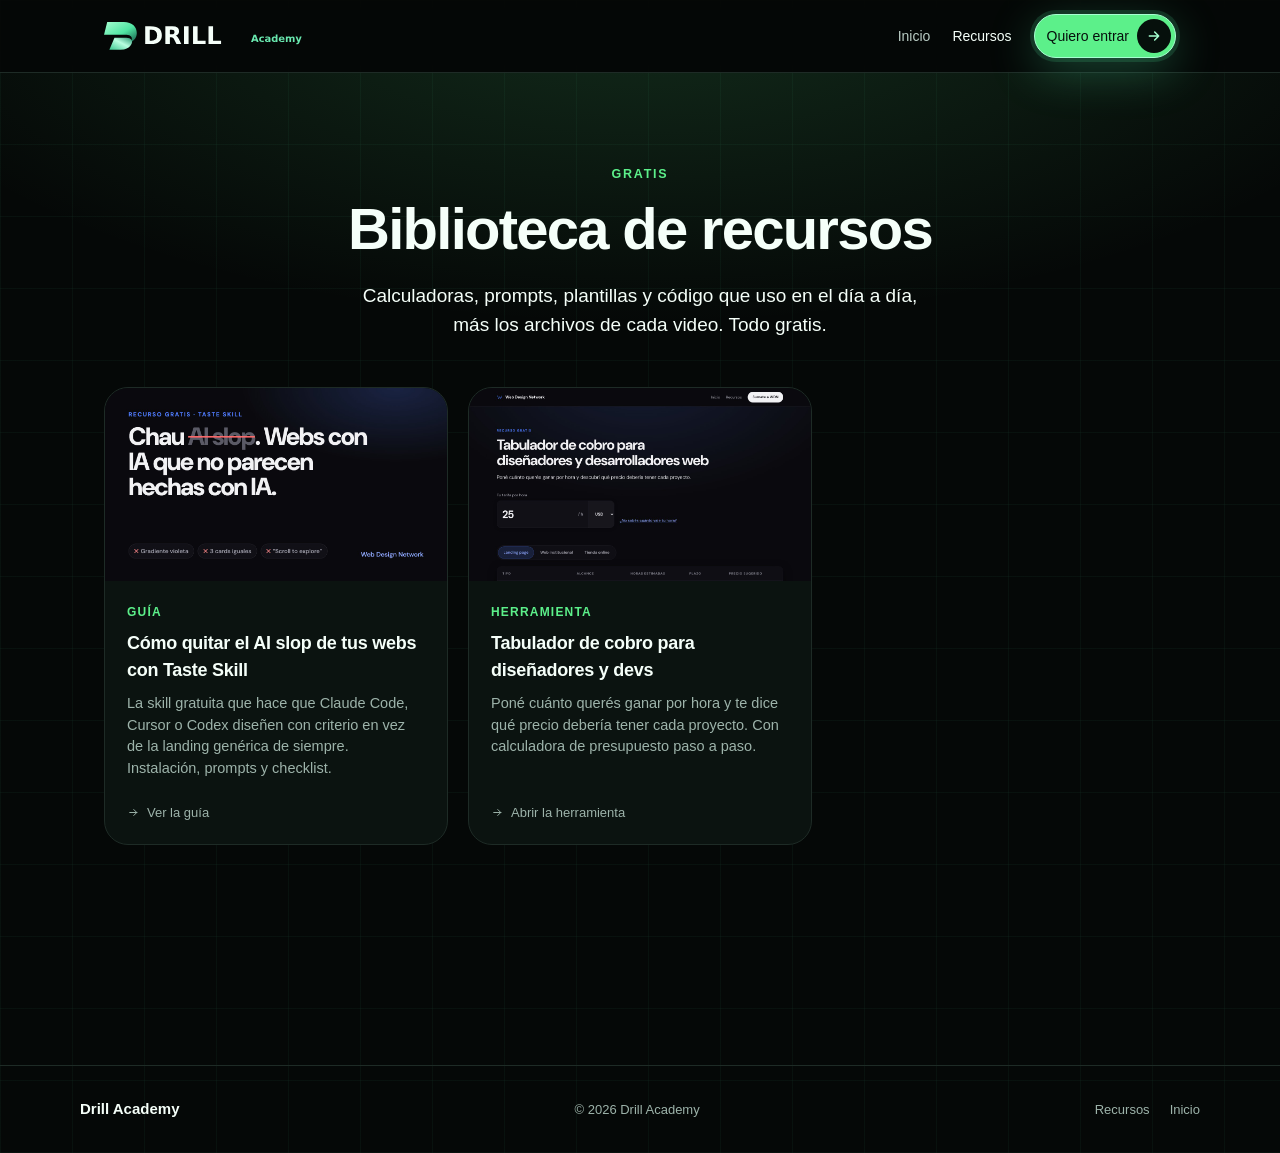
<file: recursos/index.html>
<!DOCTYPE html>
<html data-brand="academy" lang="es">
<head>
<meta charset="utf-8">
<meta name="viewport" content="width=device-width, initial-scale=1">
<title>Recursos — Drill Academy</title>
<link rel="stylesheet" href="/uploads/drill-brand-kit/tokens.css">
<link rel="stylesheet" href="/drill-buttons.css">
<meta name="description" content="Herramientas, prompts, plantillas y código que uso en el día a día. Gratis y listos para usar.">
<link rel="canonical" href="https://comunidad.southprojects.dev/recursos">
<link rel="icon" type="image/svg+xml" href="/uploads/drill-brand-kit/assets/logos/drill-isotipo-flat.svg">

<meta property="og:type" content="website">
<meta property="og:title" content="Recursos — Drill Academy">
<meta property="og:description" content="Herramientas, prompts, plantillas y código que uso en el día a día.">
<meta property="og:image" content="https://comunidad.southprojects.dev/uploads/cta-image.jpg">
<meta name="twitter:card" content="summary_large_image">

<!-- Analytics (GA4 + Meta Pixel + Clarity).
     Los stubs y la cola de eventos quedan definidos al instante, así que cualquier
     gtag()/fbq()/clarity() posterior se encola bien. Sólo se difiere la descarga de
     cada tag hasta después de load (o 3,5 s, lo que pase primero) para no competir
     por ancho de banda y main thread durante el primer render. -->
<script>
(function () {
  window.dataLayer = window.dataLayer || [];
  function gtag(){dataLayer.push(arguments);}
  window.gtag = gtag;
  gtag('js', new Date());
  gtag('config', 'G-ZWD2NJ6WZV');

  !function(f,n){if(f.fbq)return;n=f.fbq=function(){n.callMethod?
  n.callMethod.apply(n,arguments):n.queue.push(arguments)};
  if(!f._fbq)f._fbq=n;n.push=n;n.loaded=!0;n.version='2.0';n.queue=[]}(window);
  fbq('init', '2324488668354184');
  fbq('track', 'PageView');

  window.clarity = window.clarity || function(){(clarity.q=clarity.q||[]).push(arguments)};

  var TAGS = [
    'https://www.googletagmanager.com/gtag/js?id=G-ZWD2NJ6WZV',
    'https://connect.facebook.net/en_US/fbevents.js',
    'https://www.clarity.ms/tag/yc0v443i4o'
  ];
  var loaded = false;
  function load() {
    if (loaded) return;
    loaded = true;
    for (var i = 0; i < TAGS.length; i++) {
      var s = document.createElement('script');
      s.async = true;
      s.src = TAGS[i];
      document.head.appendChild(s);
    }
  }
  function schedule() {
    if (window.requestIdleCallback) requestIdleCallback(load, { timeout: 2000 });
    else setTimeout(load, 500);
  }
  if (document.readyState === 'complete') schedule();
  else { addEventListener('load', schedule); setTimeout(schedule, 3500); }
})();
</script>
<!-- End Analytics -->
<link href="https://fonts.googleapis.com/css2?family=DM+Sans:opsz,wght@9..40,400;9..40,500;9..40,600;9..40,700&display=swap" rel="stylesheet">
<link rel="stylesheet" href="/recursos/styles.css">
<script src="/recursos/gate.js" defer></script>
</head>
<body>
<noscript><img height="1" width="1" style="display:none"
src="https://www.facebook.com/tr?id=2324488668354184&ev=PageView&noscript=1"
/></noscript>

<header class="site-header">
  <div class="site-header__inner">
    <a class="site-header__logo" href="/" aria-label="Drill Academy">
      <img src="/uploads/drill-brand-kit/assets/logos/drill-academy-dark-bg.svg" alt="Drill Academy" width="1118" height="157">
    </a>
    <nav class="site-nav">
      <a class="nav-link" href="/">Inicio</a>
      <a class="nav-link" href="/recursos" aria-current="page">Recursos</a>
      <a class="nav-cta drill-action drill-action--compact" href="https://chat.whatsapp.com/HKfcNbTwEGUHTFibcTQouX" target="_blank" rel="noopener">Quiero entrar<span class="drill-action__icon" aria-hidden="true"><svg viewBox="0 0 24 24" fill="none" stroke="currentColor" stroke-width="2.25" stroke-linecap="round" stroke-linejoin="round"><path d="M5 12h14m-6-6 6 6-6 6"/></svg></span></a>
    </nav>
  </div>
</header>

<main class="glow">
  <div class="wrap-wide">

    <div class="hub-head">
      <p class="eyebrow">Gratis</p>
      <h1 class="title">Biblioteca de recursos</h1>
      <p class="lead">Calculadoras, prompts, plantillas y código que uso en el día a día, más los archivos de cada video. Todo gratis.</p>
    </div>

    <!-- Una card por recurso. Para sumar uno nuevo: copiar el bloque <a class="hub-card"> -->
    <div class="hub-grid">

      <a class="hub-card" href="/recursos/ai-slop-taste-skill">
        <div class="hub-card__thumb">
          <img src="/uploads/taste-skill-thumb.jpg" alt="" width="1280" height="720" loading="lazy">
        </div>
        <div class="hub-card__body">
          <span class="hub-card__meta">Guía</span>
          <h2 class="hub-card__title">Cómo quitar el AI slop de tus webs con Taste Skill</h2>
          <p class="hub-card__desc">La skill gratuita que hace que Claude Code, Cursor o Codex diseñen con criterio en vez de la landing genérica de siempre. Instalación, prompts y checklist.</p>
          <span class="hub-card__files">
            <svg viewBox="0 0 24 24" aria-hidden="true"><path d="M5 12h13m0 0-5.5-5.5M18 12l-5.5 5.5" stroke-linecap="round" stroke-linejoin="round"/></svg>
            Ver la guía
          </span>
        </div>
      </a>

      <a class="hub-card" href="/recursos/tabulador">
        <div class="hub-card__thumb">
          <img src="/uploads/tabulador-thumb.jpg" alt="" width="1280" height="720" loading="lazy">
        </div>
        <div class="hub-card__body">
          <span class="hub-card__meta">Herramienta</span>
          <h2 class="hub-card__title">Tabulador de cobro para diseñadores y devs</h2>
          <p class="hub-card__desc">Poné cuánto querés ganar por hora y te dice qué precio debería tener cada proyecto. Con calculadora de presupuesto paso a paso.</p>
          <span class="hub-card__files">
            <svg viewBox="0 0 24 24" aria-hidden="true"><path d="M5 12h13m0 0-5.5-5.5M18 12l-5.5 5.5" stroke-linecap="round" stroke-linejoin="round"/></svg>
            Abrir la herramienta
          </span>
        </div>
      </a>

    </div>

  </div>
</main>

<footer class="site-footer">
  <div class="site-footer__inner">
    <strong>Drill Academy</strong>
    <span>© 2026 Drill Academy</span>
    <div class="site-footer__links">
      <a href="/recursos">Recursos</a>
      <a href="/">Inicio</a>
    </div>
  </div>
</footer>

</body>
</html>
</file>
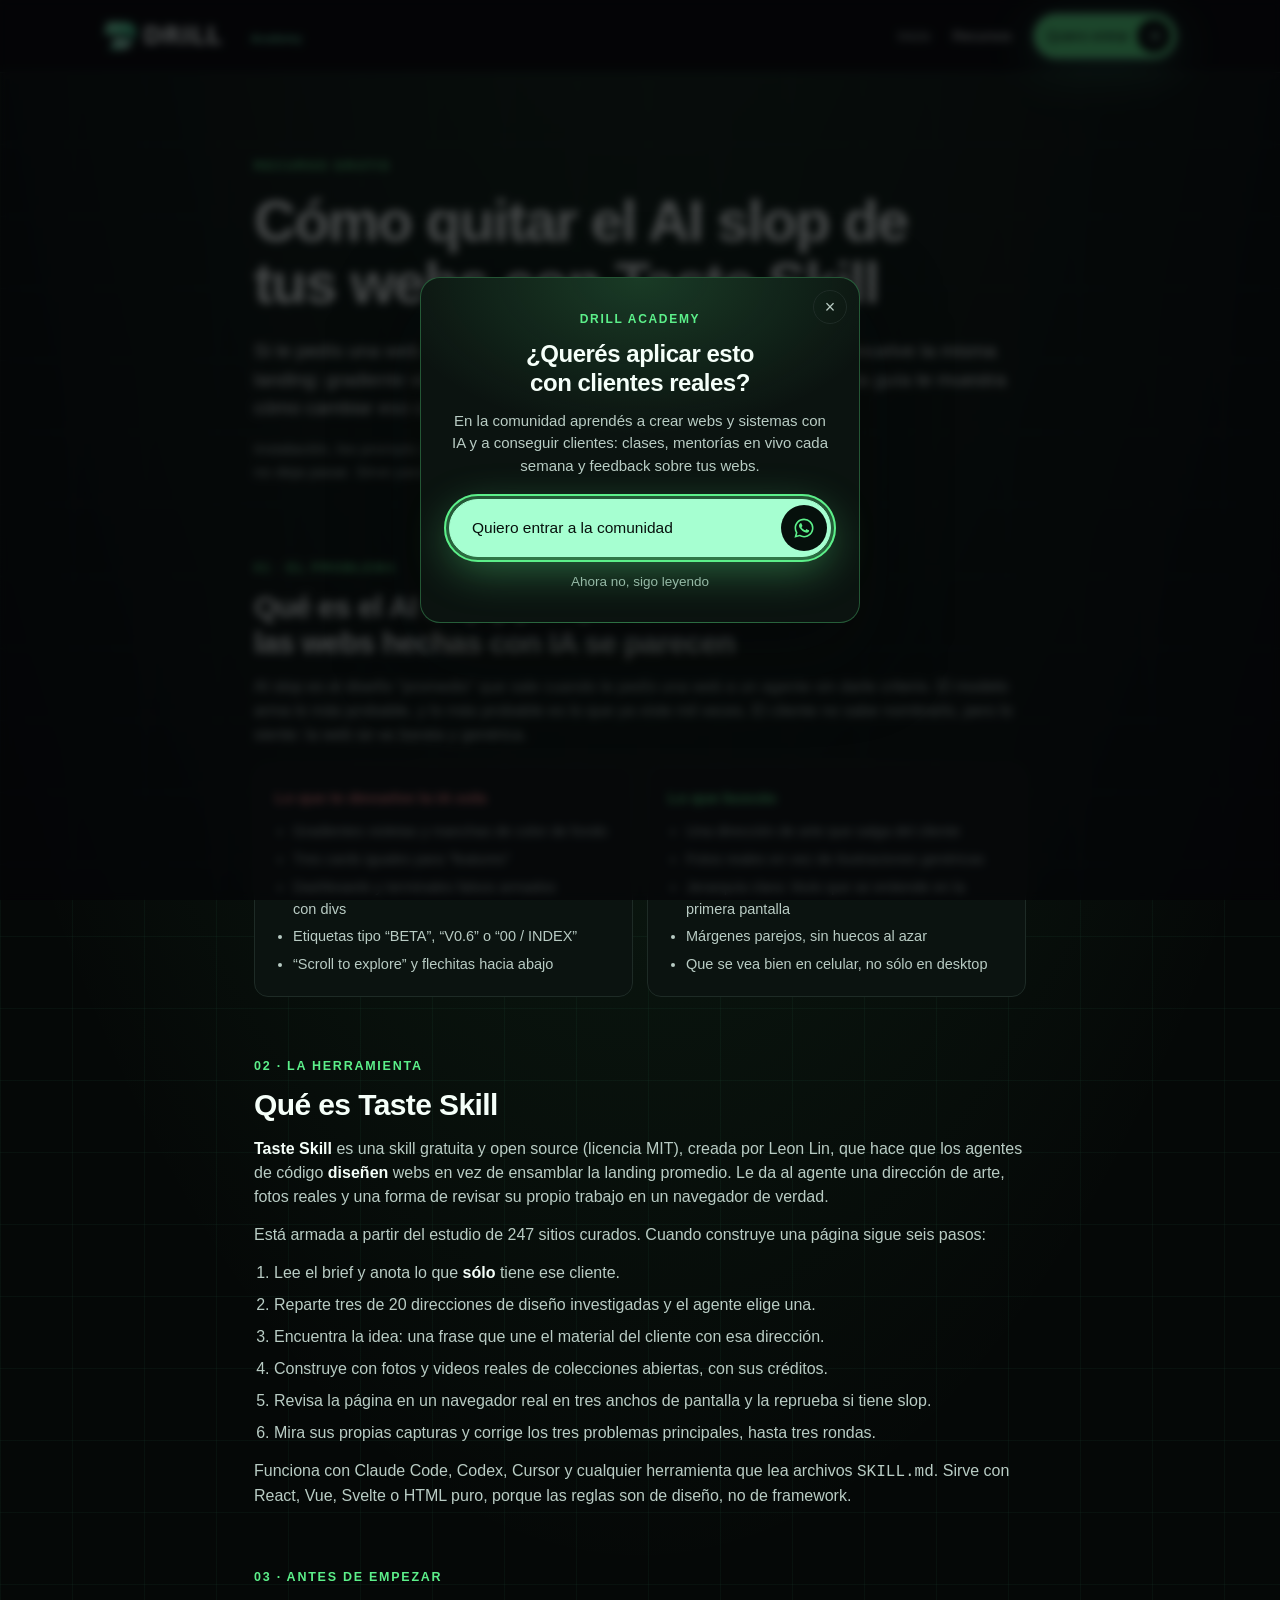
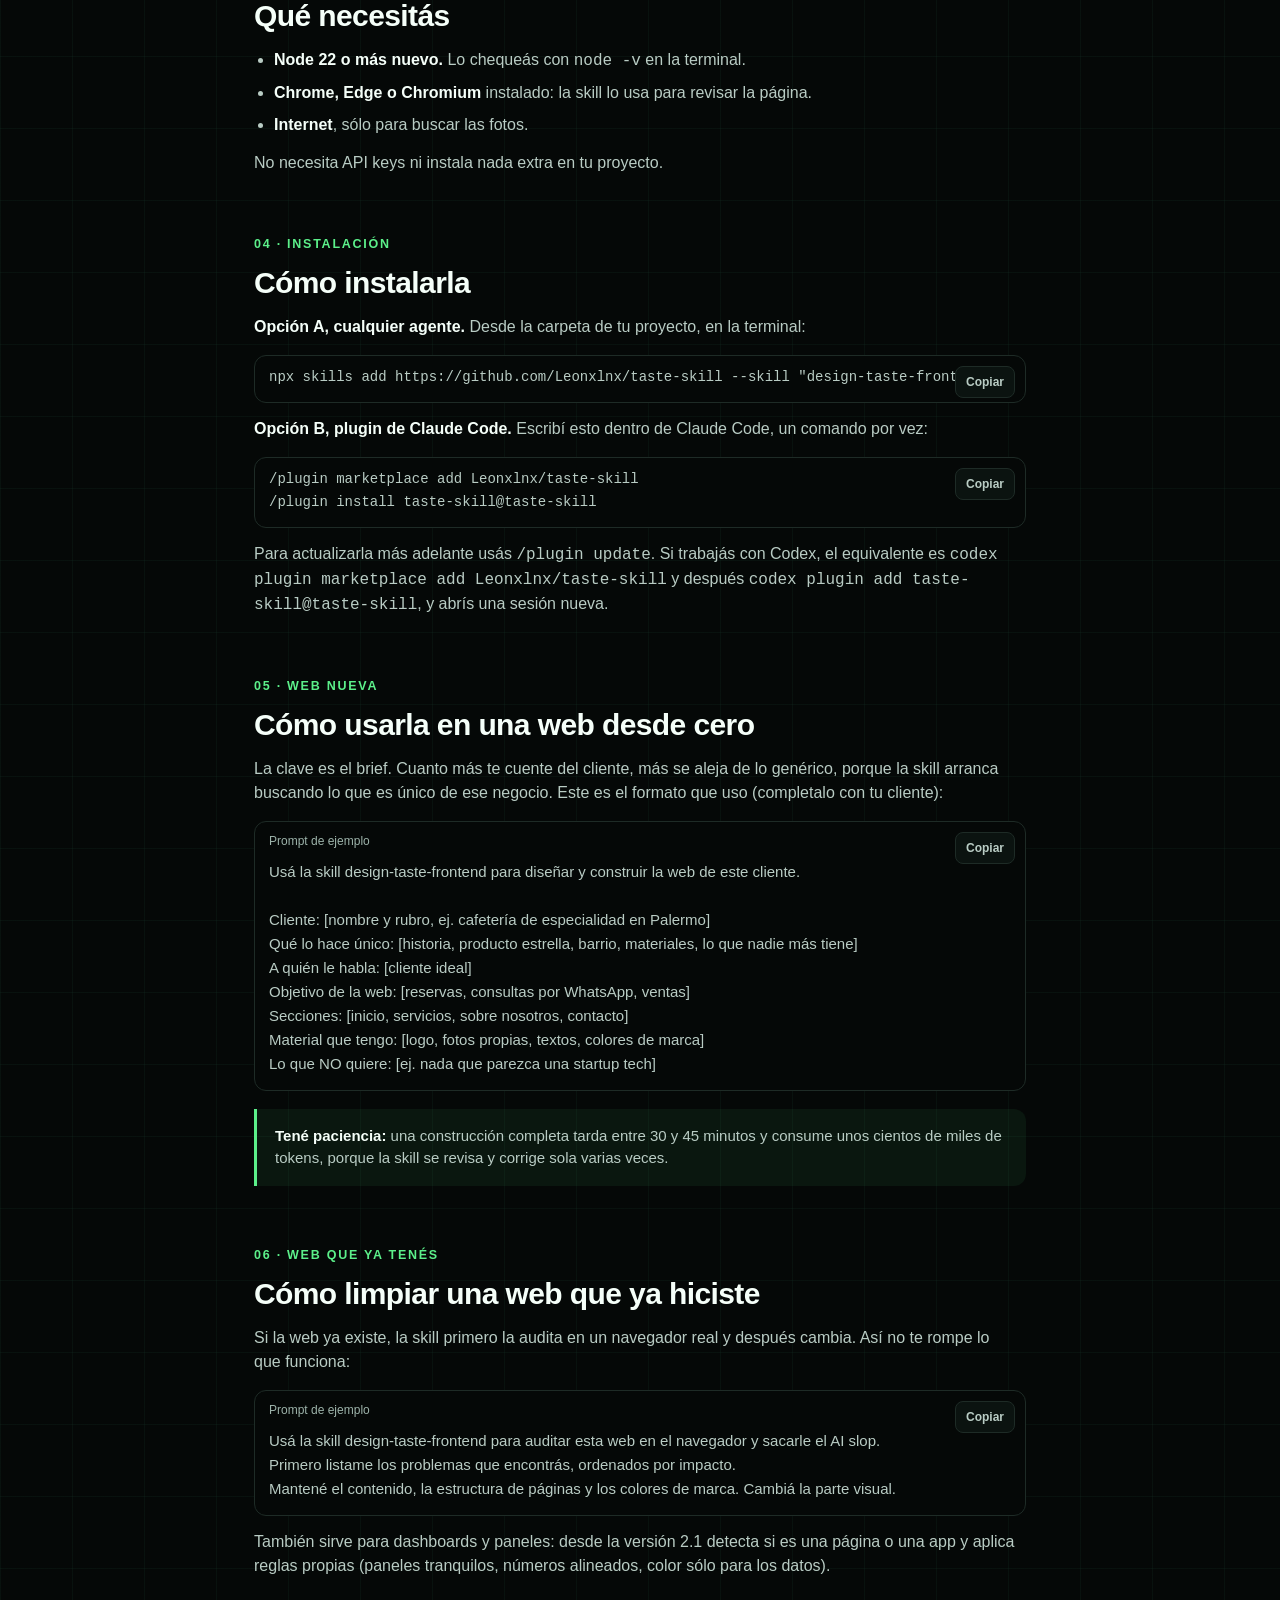
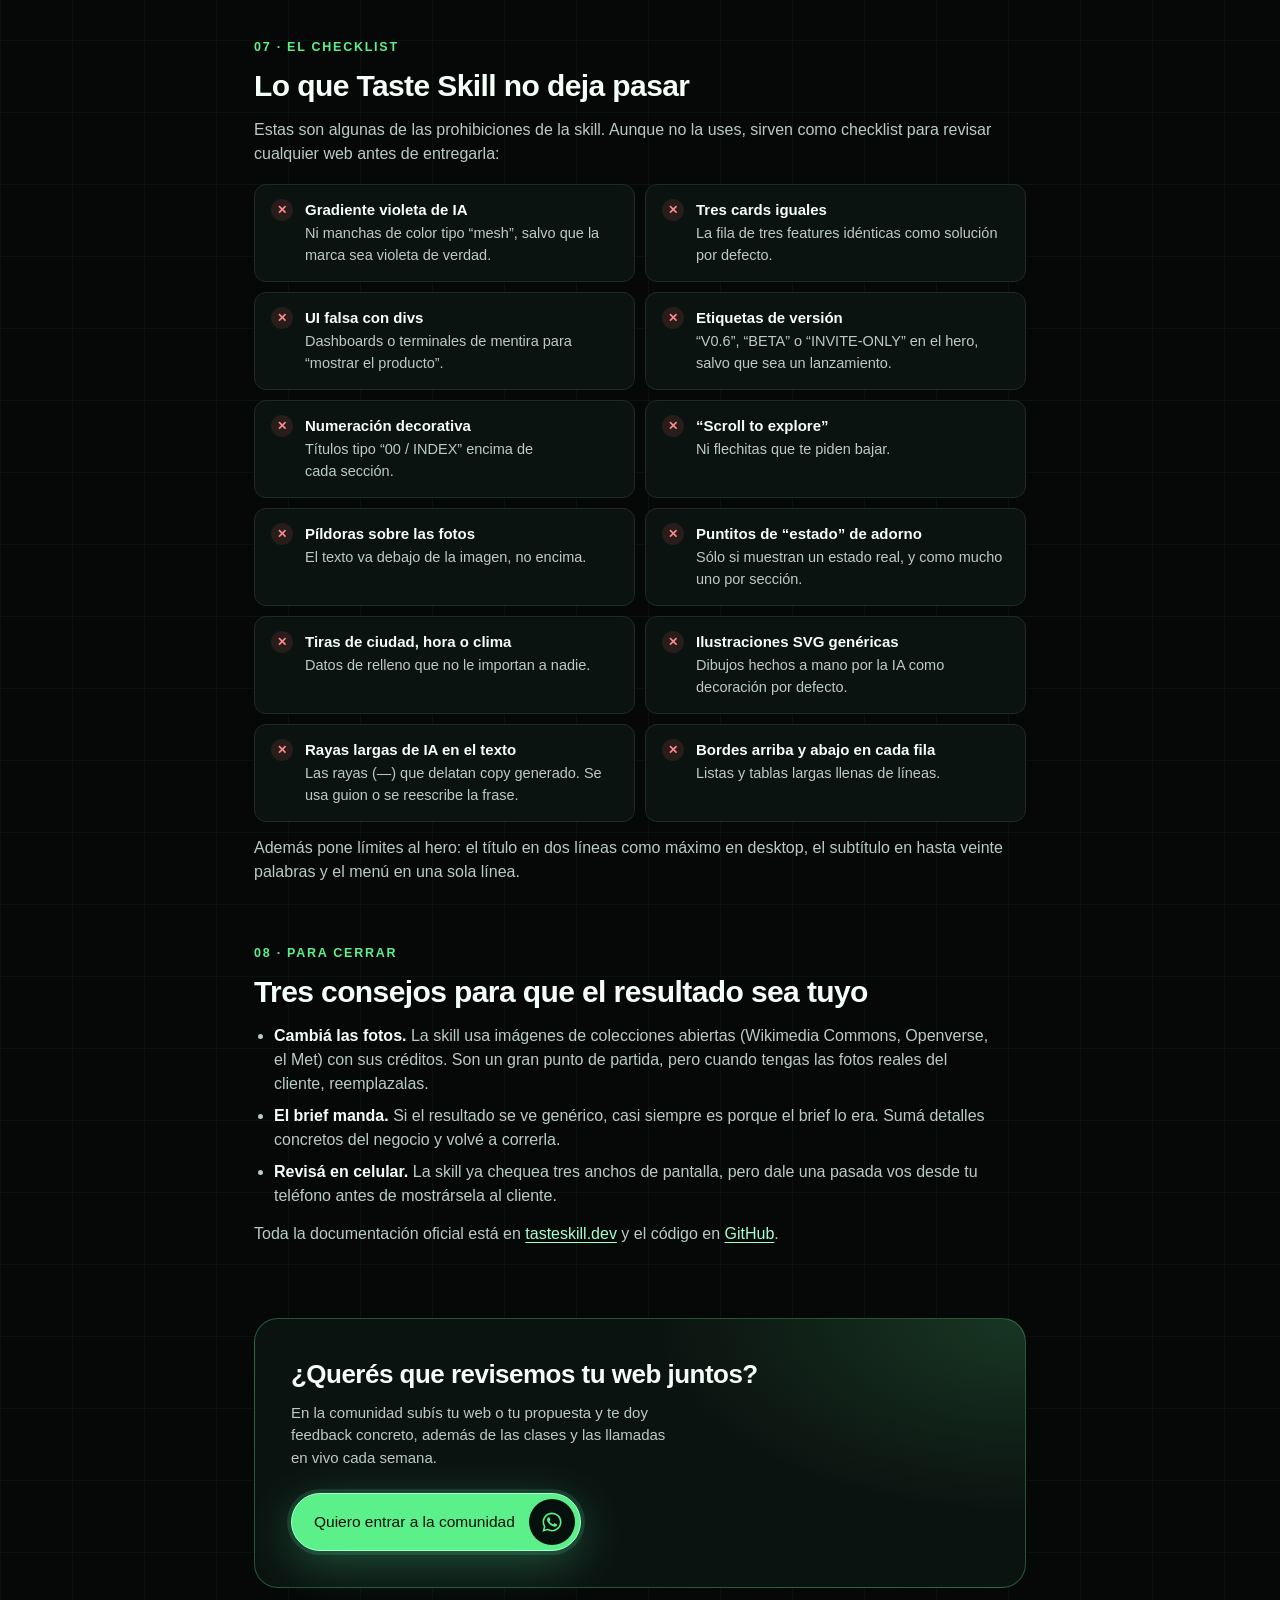
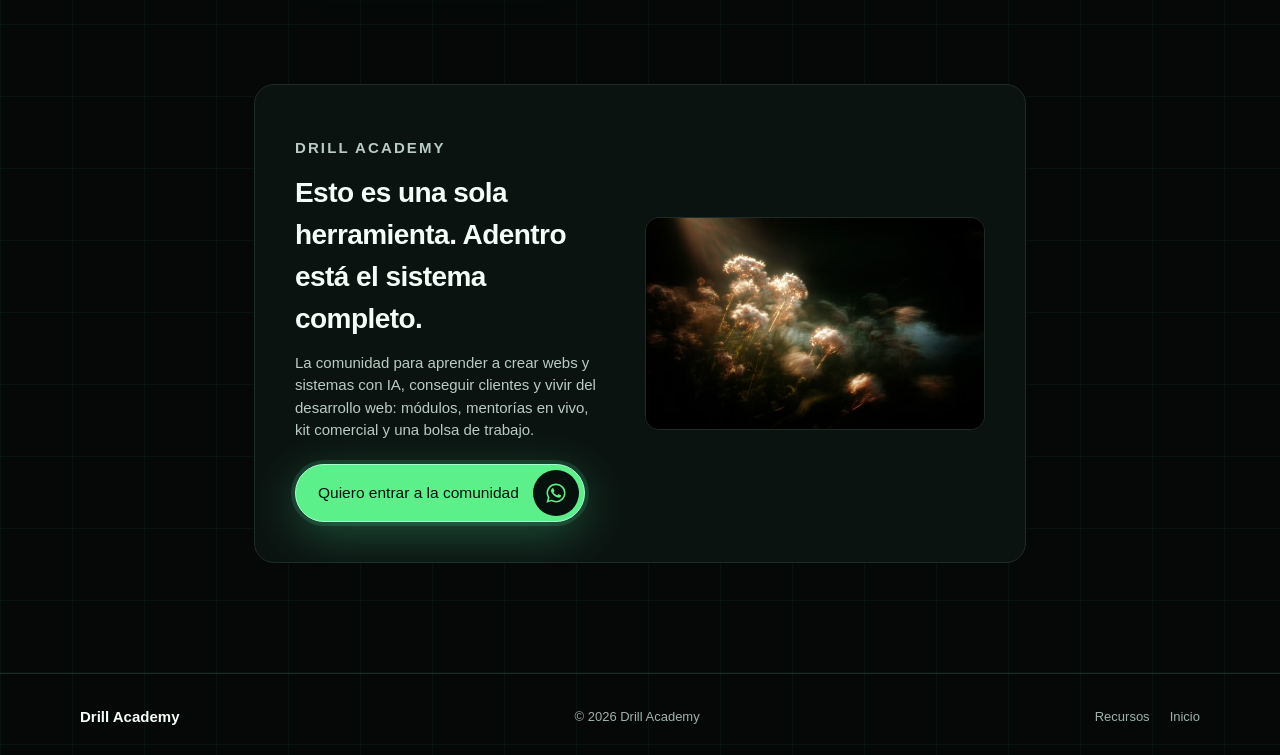
<file: recursos/ai-slop-taste-skill/index.html>
<!DOCTYPE html>
<html data-brand="academy" lang="es">
<head>
<meta charset="utf-8">
<meta name="viewport" content="width=device-width, initial-scale=1">
<title>Cómo quitar el AI slop de tus webs con Taste Skill · Drill Academy</title>
<link rel="stylesheet" href="/uploads/drill-brand-kit/tokens.css">
<link rel="stylesheet" href="/drill-buttons.css">
<meta name="description" content="Guía paso a paso para que Claude Code, Cursor o Codex dejen de armar la misma landing genérica de siempre. Instalación, prompts y el checklist anti AI slop de Taste Skill.">
<link rel="canonical" href="https://comunidad.southprojects.dev/recursos/ai-slop-taste-skill">
<link rel="icon" type="image/svg+xml" href="/uploads/drill-brand-kit/assets/logos/drill-isotipo-flat.svg">

<meta property="og:type" content="article">
<meta property="og:title" content="Cómo quitar el AI slop de tus webs con Taste Skill">
<meta property="og:description" content="La guía para que tu agente de IA diseñe webs con criterio en vez de la landing genérica de siempre.">
<meta property="og:url" content="https://comunidad.southprojects.dev/recursos/ai-slop-taste-skill">
<meta property="og:image" content="https://comunidad.southprojects.dev/uploads/taste-skill-thumb.jpg">
<meta name="twitter:card" content="summary_large_image">

<!-- Analytics (GA4 + Meta Pixel + Clarity).
     Los stubs y la cola de eventos quedan definidos al instante, así que cualquier
     gtag()/fbq()/clarity() posterior se encola bien. Sólo se difiere la descarga de
     cada tag hasta después de load (o 3,5 s, lo que pase primero) para no competir
     por ancho de banda y main thread durante el primer render. -->
<script>
(function () {
  window.dataLayer = window.dataLayer || [];
  function gtag(){dataLayer.push(arguments);}
  window.gtag = gtag;
  gtag('js', new Date());
  gtag('config', 'G-ZWD2NJ6WZV');

  !function(f,n){if(f.fbq)return;n=f.fbq=function(){n.callMethod?
  n.callMethod.apply(n,arguments):n.queue.push(arguments)};
  if(!f._fbq)f._fbq=n;n.push=n;n.loaded=!0;n.version='2.0';n.queue=[]}(window);
  fbq('init', '2324488668354184');
  fbq('track', 'PageView');

  window.clarity = window.clarity || function(){(clarity.q=clarity.q||[]).push(arguments)};

  var TAGS = [
    'https://www.googletagmanager.com/gtag/js?id=G-ZWD2NJ6WZV',
    'https://connect.facebook.net/en_US/fbevents.js',
    'https://www.clarity.ms/tag/yc0v443i4o'
  ];
  var loaded = false;
  function load() {
    if (loaded) return;
    loaded = true;
    for (var i = 0; i < TAGS.length; i++) {
      var s = document.createElement('script');
      s.async = true;
      s.src = TAGS[i];
      document.head.appendChild(s);
    }
  }
  function schedule() {
    if (window.requestIdleCallback) requestIdleCallback(load, { timeout: 2000 });
    else setTimeout(load, 500);
  }
  if (document.readyState === 'complete') schedule();
  else { addEventListener('load', schedule); setTimeout(schedule, 3500); }
})();
</script>
<!-- End Analytics -->
<link href="https://fonts.googleapis.com/css2?family=DM+Sans:opsz,wght@9..40,400;9..40,500;9..40,600;9..40,700&display=swap" rel="stylesheet">
<link rel="stylesheet" href="/recursos/styles.css">
<style>
  .guide{margin-top:clamp(48px,7vw,72px);}

  /* --- cuerpo de la guía ---------------------------------------------------- */
  .step{padding-top:clamp(40px,6vw,56px);}
  .step:first-child{padding-top:0;}
  .step__num{font-size:12.5px;font-weight:700;letter-spacing:0.14em;text-transform:uppercase;color:var(--accent);}
  .step h2{margin:10px 0 0;font-size:clamp(23px,3.2vw,30px);font-weight:600;letter-spacing:-0.02em;line-height:1.2;text-wrap:balance;}
  .step p,.step li{font-size:16px;color:var(--muted);text-wrap:pretty;}
  .step p{margin:14px 0 0;}
  .step strong{color:var(--text);font-weight:600;}
  .step ul,.step ol{margin:14px 0 0;padding-left:20px;display:flex;flex-direction:column;gap:8px;}
  .step a.inline{color:var(--accent-soft);text-decoration:underline;text-underline-offset:3px;}

  .code{
    position:relative;margin-top:16px;border:1px solid var(--border);border-radius:12px;background:var(--drill-black);
  }
  .code__label{display:block;padding:10px 14px 0;font-size:12px;color:var(--muted-2);}
  .code pre{margin:0;padding:10px 64px 14px 14px;overflow-x:auto;}
  .code code{font-family:ui-monospace,SFMono-Regular,Menlo,Consolas,monospace;font-size:14px;line-height:1.6;color:var(--drill-text-2);white-space:pre;}
  .code--prompt code{white-space:pre-wrap;font-family:var(--drill-font);font-size:15px;}
  .copy{
    position:absolute;top:10px;right:10px;padding:6px 10px;border-radius:8px;cursor:pointer;
    border:1px solid var(--border);background:var(--surface);color:var(--muted);font:inherit;font-size:12px;font-weight:600;
  }
  .copy:hover{color:var(--text);border-color:var(--muted-2);}

  .split{margin-top:18px;display:grid;grid-template-columns:1fr 1fr;gap:14px;}
  @media(max-width:640px){.split{grid-template-columns:1fr;}}
  .card{padding:20px;border:1px solid var(--border);border-radius:14px;background:var(--surface-2);}
  .card h3{margin:0;font-size:15.5px;font-weight:600;}
  .card ul{margin:12px 0 0;padding-left:18px;gap:6px;}
  .card li{font-size:14.5px;}
  .card--bad h3{color:#FF8A8A;}
  .card--good h3{color:var(--drill-accent);}

  .bans{margin-top:18px;display:grid;grid-template-columns:1fr 1fr;gap:10px;}
  @media(max-width:640px){.bans{grid-template-columns:1fr;}}
  .ban{display:flex;gap:12px;align-items:flex-start;padding:14px 16px;border:1px solid var(--border);border-radius:12px;background:var(--surface-2);}
  .ban__x{flex:none;width:22px;height:22px;border-radius:50%;display:flex;align-items:center;justify-content:center;background:rgba(255,107,107,0.12);color:#FF8A8A;font-size:12px;font-weight:700;line-height:1;}
  .ban p{margin:0;font-size:14.5px;color:var(--muted);}
  .ban strong{display:block;color:var(--text);font-size:15px;margin-bottom:2px;}

  .note{margin-top:18px;padding:16px 18px;border-left:3px solid var(--accent);background:color-mix(in srgb,var(--drill-accent) 6%,transparent);border-radius:0 12px 12px 0;}
  .note p{margin:0;font-size:15px;}

  /* --- CTA a la comunidad -------------------------------------------------- */
  .community{
    margin-top:clamp(48px,7vw,72px);padding:clamp(24px,4vw,36px);border-radius:var(--radius);
    border:1px solid color-mix(in srgb,var(--drill-accent) 30%,transparent);
    background:radial-gradient(ellipse 80% 120% at 100% 0%, color-mix(in srgb,var(--drill-accent) 16%,transparent), color-mix(in srgb,var(--drill-accent) 0%,transparent) 60%), var(--surface);
    display:flex;align-items:center;justify-content:space-between;gap:24px;flex-wrap:wrap;
  }
  .community h2{margin:0;font-size:clamp(20px,2.8vw,26px);font-weight:600;letter-spacing:-0.02em;text-wrap:balance;}
  .community p{margin:8px 0 0;font-size:15px;color:var(--muted);max-width:46ch;text-wrap:pretty;}
  .btn-wa{
    display:inline-flex;align-items:center;gap:10px;padding:15px 26px;border-radius:999px;
    background:var(--drill-text);color:var(--drill-black);font-size:15.5px;font-weight:600;white-space:nowrap;
    transition:transform .2s ease,box-shadow .2s ease;
  }
  .btn-wa:hover{transform:translateY(-2px);box-shadow:0 12px 34px color-mix(in srgb,var(--drill-text) 14%,transparent);color:var(--drill-black);}
  .btn-wa svg{width:18px;height:18px;fill:var(--drill-accent);}
  @media(max-width:600px){.community .btn-wa{width:100%;justify-content:center;}}

  /* --- pop-up de la comunidad: aparece una sola vez, a mitad de la guía ---- */
  .cpop{position:fixed;inset:0;z-index:100;display:none;align-items:center;justify-content:center;padding:20px;background:rgba(5,5,8,0.72);backdrop-filter:blur(4px);-webkit-backdrop-filter:blur(4px);}
  .cpop[data-open="true"]{display:flex;}
  .cpop__panel{
    position:relative;width:100%;max-width:440px;padding:32px 28px 28px;border-radius:20px;text-align:center;
    border:1px solid color-mix(in srgb,var(--drill-accent) 30%,transparent);
    background:radial-gradient(ellipse 90% 70% at 50% 0%, color-mix(in srgb,var(--drill-accent) 18%,transparent), color-mix(in srgb,var(--drill-accent) 0%,transparent) 65%), var(--surface);
    box-shadow:0 30px 80px color-mix(in srgb,var(--drill-black) 55%,transparent);animation:cpop-in .35s cubic-bezier(.2,.8,.2,1);
  }
  @keyframes cpop-in{from{opacity:0;transform:translateY(14px) scale(.97);}to{opacity:1;transform:none;}}
  .cpop__close{
    position:absolute;top:12px;right:12px;width:34px;height:34px;border-radius:50%;cursor:pointer;
    border:1px solid var(--border);background:transparent;color:var(--muted);font-size:18px;line-height:1;
  }
  .cpop__close:hover{color:var(--text);border-color:var(--muted-2);}
  .cpop .cpop__eyebrow{margin:0;font-size:12px;font-weight:700;letter-spacing:0.14em;text-transform:uppercase;color:var(--accent);}
  .cpop h2{margin:12px 0 0;font-size:24px;font-weight:600;letter-spacing:-0.02em;line-height:1.2;text-wrap:balance;}
  .cpop p{margin:12px 0 0;font-size:15px;color:var(--muted);text-wrap:pretty;}
  .cpop .btn-wa{margin-top:24px;width:100%;justify-content:center;}
  .cpop__later{margin-top:12px;background:none;border:0;cursor:pointer;font:inherit;font-size:13.5px;color:var(--muted-2);}
  .cpop__later:hover{color:var(--text);}
  @media(prefers-reduced-motion:reduce){.cpop__panel{animation:none;}}
</style>
</head>

<body>
<noscript><img height="1" width="1" style="display:none"
src="https://www.facebook.com/tr?id=2324488668354184&ev=PageView&noscript=1"
/></noscript>

<header class="site-header">
  <div class="site-header__inner">
    <a class="site-header__logo" href="/" aria-label="Drill Academy">
      <img src="/uploads/drill-brand-kit/assets/logos/drill-academy-dark-bg.svg" alt="Drill Academy" width="1118" height="157">
    </a>
    <nav class="site-nav">
      <a class="nav-link" href="/">Inicio</a>
      <a class="nav-link" href="/recursos" aria-current="page">Recursos</a>
      <a class="nav-cta drill-action drill-action--compact" href="https://wa.me/5492922453154?text=Hola%20Gino%2C%20quiero%20entrar%20a%20la%20comunidad" target="_blank" rel="noopener">Quiero entrar<span class="drill-action__icon" aria-hidden="true"><svg viewBox="0 0 24 24" fill="none" stroke="currentColor" stroke-width="2.25" stroke-linecap="round" stroke-linejoin="round"><path d="M5 12h14m-6-6 6 6-6 6"/></svg></span></a>
    </nav>
  </div>
</header>

<main class="glow">
  <article class="wrap" style="padding-top:clamp(48px,7vw,84px);">

    <p class="eyebrow">Recurso gratis</p>
    <h1 class="title">Cómo quitar el AI slop de tus webs con Taste Skill</h1>
    <p class="lead">Si le pedís una web a Claude Code, Cursor o Codex, casi siempre te devuelve la misma landing: gradiente violeta, tres cards iguales y un “Scroll to explore”. Esta guía te muestra cómo cambiar eso con una skill gratuita.</p>
    <p class="sub">Instalación, los prompts que uso y el checklist completo de lo que Taste Skill no deja pasar. Sirve para webs nuevas y para limpiar las que ya hiciste.</p>

    <div class="guide" id="guia">

      <section class="step">
        <span class="step__num">01 · El problema</span>
        <h2>Qué es el AI slop y por qué todas las webs hechas con IA se parecen</h2>
        <p>AI slop es el diseño “promedio” que sale cuando le pedís una web a un agente sin darle criterio. El modelo arma lo más probable, y lo más probable es lo que ya viste mil veces. El cliente no sabe nombrarlo, pero lo siente: la web se ve barata y genérica.</p>
        <div class="split">
          <div class="card card--bad">
            <h3>Lo que te devuelve la IA sola</h3>
            <ul>
              <li>Gradientes violetas y manchas de color de fondo</li>
              <li>Tres cards iguales para “features”</li>
              <li>Dashboards y terminales falsos armados con divs</li>
              <li>Etiquetas tipo “BETA”, “V0.6” o “00 / INDEX”</li>
              <li>“Scroll to explore” y flechitas hacia abajo</li>
            </ul>
          </div>
          <div class="card card--good">
            <h3>Lo que buscás</h3>
            <ul>
              <li>Una dirección de arte que salga del cliente</li>
              <li>Fotos reales en vez de ilustraciones genéricas</li>
              <li>Jerarquía clara: título que se entiende en la primera pantalla</li>
              <li>Márgenes parejos, sin huecos al azar</li>
              <li>Que se vea bien en celular, no sólo en desktop</li>
            </ul>
          </div>
        </div>
      </section>

      <section class="step">
        <span class="step__num">02 · La herramienta</span>
        <h2>Qué es Taste Skill</h2>
        <p><strong>Taste Skill</strong> es una skill gratuita y open source (licencia MIT), creada por Leon Lin, que hace que los agentes de código <strong>diseñen</strong> webs en vez de ensamblar la landing promedio. Le da al agente una dirección de arte, fotos reales y una forma de revisar su propio trabajo en un navegador de verdad.</p>
        <p>Está armada a partir del estudio de 247 sitios curados. Cuando construye una página sigue seis pasos:</p>
        <ol>
          <li>Lee el brief y anota lo que <strong>sólo</strong> tiene ese cliente.</li>
          <li>Reparte tres de 20 direcciones de diseño investigadas y el agente elige una.</li>
          <li>Encuentra la idea: una frase que une el material del cliente con esa dirección.</li>
          <li>Construye con fotos y videos reales de colecciones abiertas, con sus créditos.</li>
          <li>Revisa la página en un navegador real en tres anchos de pantalla y la reprueba si tiene slop.</li>
          <li>Mira sus propias capturas y corrige los tres problemas principales, hasta tres rondas.</li>
        </ol>
        <p>Funciona con Claude Code, Codex, Cursor y cualquier herramienta que lea archivos <code>SKILL.md</code>. Sirve con React, Vue, Svelte o HTML puro, porque las reglas son de diseño, no de framework.</p>
      </section>

      <section class="step">
        <span class="step__num">03 · Antes de empezar</span>
        <h2>Qué necesitás</h2>
        <ul>
          <li><strong>Node 22 o más nuevo.</strong> Lo chequeás con <code>node -v</code> en la terminal.</li>
          <li><strong>Chrome, Edge o Chromium</strong> instalado: la skill lo usa para revisar la página.</li>
          <li><strong>Internet</strong>, sólo para buscar las fotos.</li>
        </ul>
        <p>No necesita API keys ni instala nada extra en tu proyecto.</p>
      </section>

      <section class="step">
        <span class="step__num">04 · Instalación</span>
        <h2>Cómo instalarla</h2>
        <p><strong>Opción A, cualquier agente.</strong> Desde la carpeta de tu proyecto, en la terminal:</p>
        <div class="code">
          <button class="copy" type="button" data-copy>Copiar</button>
          <pre><code>npx skills add https://github.com/Leonxlnx/taste-skill --skill "design-taste-frontend"</code></pre>
        </div>
        <p><strong>Opción B, plugin de Claude Code.</strong> Escribí esto dentro de Claude Code, un comando por vez:</p>
        <div class="code">
          <button class="copy" type="button" data-copy>Copiar</button>
          <pre><code>/plugin marketplace add Leonxlnx/taste-skill
/plugin install taste-skill@taste-skill</code></pre>
        </div>
        <p>Para actualizarla más adelante usás <code>/plugin update</code>. Si trabajás con Codex, el equivalente es <code>codex plugin marketplace add Leonxlnx/taste-skill</code> y después <code>codex plugin add taste-skill@taste-skill</code>, y abrís una sesión nueva.</p>
      </section>

      <section class="step">
        <span class="step__num">05 · Web nueva</span>
        <h2>Cómo usarla en una web desde cero</h2>
        <p>La clave es el brief. Cuanto más te cuente del cliente, más se aleja de lo genérico, porque la skill arranca buscando lo que es único de ese negocio. Este es el formato que uso (completalo con tu cliente):</p>
        <div class="code code--prompt">
          <span class="code__label">Prompt de ejemplo</span>
          <button class="copy" type="button" data-copy>Copiar</button>
          <pre><code>Usá la skill design-taste-frontend para diseñar y construir la web de este cliente.

Cliente: [nombre y rubro, ej. cafetería de especialidad en Palermo]
Qué lo hace único: [historia, producto estrella, barrio, materiales, lo que nadie más tiene]
A quién le habla: [cliente ideal]
Objetivo de la web: [reservas, consultas por WhatsApp, ventas]
Secciones: [inicio, servicios, sobre nosotros, contacto]
Material que tengo: [logo, fotos propias, textos, colores de marca]
Lo que NO quiere: [ej. nada que parezca una startup tech]</code></pre>
        </div>
        <div class="note">
          <p><strong>Tené paciencia:</strong> una construcción completa tarda entre 30 y 45 minutos y consume unos cientos de miles de tokens, porque la skill se revisa y corrige sola varias veces.</p>
        </div>
      </section>

      <section class="step">
        <span class="step__num">06 · Web que ya tenés</span>
        <h2>Cómo limpiar una web que ya hiciste</h2>
        <p>Si la web ya existe, la skill primero la audita en un navegador real y después cambia. Así no te rompe lo que funciona:</p>
        <div class="code code--prompt">
          <span class="code__label">Prompt de ejemplo</span>
          <button class="copy" type="button" data-copy>Copiar</button>
          <pre><code>Usá la skill design-taste-frontend para auditar esta web en el navegador y sacarle el AI slop.
Primero listame los problemas que encontrás, ordenados por impacto.
Mantené el contenido, la estructura de páginas y los colores de marca. Cambiá la parte visual.</code></pre>
        </div>
        <p>También sirve para dashboards y paneles: desde la versión 2.1 detecta si es una página o una app y aplica reglas propias (paneles tranquilos, números alineados, color sólo para los datos).</p>
      </section>

      <section class="step" id="checklist">
        <span class="step__num">07 · El checklist</span>
        <h2>Lo que Taste Skill no deja pasar</h2>
        <p>Estas son algunas de las prohibiciones de la skill. Aunque no la uses, sirven como checklist para revisar cualquier web antes de entregarla:</p>
        <div class="bans">
          <div class="ban"><span class="ban__x" aria-hidden="true">✕</span><p><strong>Gradiente violeta de IA</strong>Ni manchas de color tipo “mesh”, salvo que la marca sea violeta de verdad.</p></div>
          <div class="ban"><span class="ban__x" aria-hidden="true">✕</span><p><strong>Tres cards iguales</strong>La fila de tres features idénticas como solución por defecto.</p></div>
          <div class="ban"><span class="ban__x" aria-hidden="true">✕</span><p><strong>UI falsa con divs</strong>Dashboards o terminales de mentira para “mostrar el producto”.</p></div>
          <div class="ban"><span class="ban__x" aria-hidden="true">✕</span><p><strong>Etiquetas de versión</strong>“V0.6”, “BETA” o “INVITE-ONLY” en el hero, salvo que sea un lanzamiento.</p></div>
          <div class="ban"><span class="ban__x" aria-hidden="true">✕</span><p><strong>Numeración decorativa</strong>Títulos tipo “00 / INDEX” encima de cada sección.</p></div>
          <div class="ban"><span class="ban__x" aria-hidden="true">✕</span><p><strong>“Scroll to explore”</strong>Ni flechitas que te piden bajar.</p></div>
          <div class="ban"><span class="ban__x" aria-hidden="true">✕</span><p><strong>Píldoras sobre las fotos</strong>El texto va debajo de la imagen, no encima.</p></div>
          <div class="ban"><span class="ban__x" aria-hidden="true">✕</span><p><strong>Puntitos de “estado” de adorno</strong>Sólo si muestran un estado real, y como mucho uno por sección.</p></div>
          <div class="ban"><span class="ban__x" aria-hidden="true">✕</span><p><strong>Tiras de ciudad, hora o clima</strong>Datos de relleno que no le importan a nadie.</p></div>
          <div class="ban"><span class="ban__x" aria-hidden="true">✕</span><p><strong>Ilustraciones SVG genéricas</strong>Dibujos hechos a mano por la IA como decoración por defecto.</p></div>
          <div class="ban"><span class="ban__x" aria-hidden="true">✕</span><p><strong>Rayas largas de IA en el texto</strong>Las rayas (—) que delatan copy generado. Se usa guion o se reescribe la frase.</p></div>
          <div class="ban"><span class="ban__x" aria-hidden="true">✕</span><p><strong>Bordes arriba y abajo en cada fila</strong>Listas y tablas largas llenas de líneas.</p></div>
        </div>
        <p>Además pone límites al hero: el título en dos líneas como máximo en desktop, el subtítulo en hasta veinte palabras y el menú en una sola línea.</p>
      </section>

      <section class="step">
        <span class="step__num">08 · Para cerrar</span>
        <h2>Tres consejos para que el resultado sea tuyo</h2>
        <ul>
          <li><strong>Cambiá las fotos.</strong> La skill usa imágenes de colecciones abiertas (Wikimedia Commons, Openverse, el Met) con sus créditos. Son un gran punto de partida, pero cuando tengas las fotos reales del cliente, reemplazalas.</li>
          <li><strong>El brief manda.</strong> Si el resultado se ve genérico, casi siempre es porque el brief lo era. Sumá detalles concretos del negocio y volvé a correrla.</li>
          <li><strong>Revisá en celular.</strong> La skill ya chequea tres anchos de pantalla, pero dale una pasada vos desde tu teléfono antes de mostrársela al cliente.</li>
        </ul>
        <p>Toda la documentación oficial está en <a class="inline" href="https://www.tasteskill.dev/" target="_blank" rel="noopener">tasteskill.dev</a> y el código en <a class="inline" href="https://github.com/Leonxlnx/taste-skill" target="_blank" rel="noopener">GitHub</a>.</p>
      </section>

    </div>

    <section class="community" aria-labelledby="cta-1">
      <div>
        <h2 id="cta-1">¿Querés que revisemos tu web juntos?</h2>
        <p>En la comunidad subís tu web o tu propuesta y te doy feedback concreto, además de las clases y las llamadas en vivo cada semana.</p>
      </div>
      <a class="btn-wa drill-action" href="https://wa.me/5492922453154?text=Hola%20Gino%2C%20quiero%20entrar%20a%20la%20comunidad" target="_blank" rel="noopener">Quiero entrar a la comunidad<span class="drill-action__icon" aria-hidden="true"><svg viewBox="0 0 24 24" aria-hidden="true"><path d="M17.47 14.38c-.3-.15-1.76-.87-2.03-.97-.27-.1-.47-.15-.67.15-.2.3-.77.97-.94 1.17-.17.2-.35.22-.64.07-.3-.15-1.26-.46-2.4-1.48-.89-.79-1.49-1.77-1.66-2.07-.17-.3-.02-.46.13-.6.13-.13.3-.35.45-.52.15-.17.2-.3.3-.5.1-.2.05-.37-.02-.52-.08-.15-.67-1.61-.92-2.2-.24-.58-.49-.5-.67-.51h-.57c-.2 0-.52.07-.79.37-.27.3-1.04 1.02-1.04 2.48 0 1.46 1.07 2.88 1.21 3.08.15.2 2.1 3.2 5.08 4.49.71.31 1.26.49 1.69.63.71.23 1.36.2 1.87.12.57-.09 1.76-.72 2.01-1.41.25-.69.25-1.29.17-1.41-.07-.12-.27-.2-.57-.35zM12.04 21.5h-.01a9.45 9.45 0 0 1-4.82-1.32l-.35-.21-3.58.94.96-3.49-.23-.36a9.43 9.43 0 0 1-1.45-5.03c0-5.22 4.25-9.47 9.48-9.47 2.53 0 4.91.99 6.7 2.78a9.4 9.4 0 0 1 2.77 6.7c0 5.22-4.25 9.46-9.47 9.46zm8.06-17.53A11.33 11.33 0 0 0 12.04.63C5.76.63.65 5.74.65 12.02c0 2 .52 3.96 1.52 5.69L.55 23.6l6.04-1.58a11.37 11.37 0 0 0 5.44 1.39h.01c6.28 0 11.39-5.11 11.39-11.39 0-3.04-1.18-5.9-3.33-8.05z"/></svg></span></a>
    </section>

    <section class="promo">
      <div>
        <p class="promo__eyebrow">Drill Academy</p>
        <h2>Esto es una sola herramienta. Adentro está el sistema completo.</h2>
        <p>La comunidad para aprender a crear webs y sistemas con IA, conseguir clientes y vivir del desarrollo web: módulos, mentorías en vivo, kit comercial y una bolsa de trabajo.</p>
        <a class="btn-wa drill-action" style="margin-top:22px;" href="https://wa.me/5492922453154?text=Hola%20Gino%2C%20quiero%20entrar%20a%20la%20comunidad" target="_blank" rel="noopener">Quiero entrar a la comunidad<span class="drill-action__icon" aria-hidden="true"><svg viewBox="0 0 24 24" aria-hidden="true"><path d="M17.47 14.38c-.3-.15-1.76-.87-2.03-.97-.27-.1-.47-.15-.67.15-.2.3-.77.97-.94 1.17-.17.2-.35.22-.64.07-.3-.15-1.26-.46-2.4-1.48-.89-.79-1.49-1.77-1.66-2.07-.17-.3-.02-.46.13-.6.13-.13.3-.35.45-.52.15-.17.2-.3.3-.5.1-.2.05-.37-.02-.52-.08-.15-.67-1.61-.92-2.2-.24-.58-.49-.5-.67-.51h-.57c-.2 0-.52.07-.79.37-.27.3-1.04 1.02-1.04 2.48 0 1.46 1.07 2.88 1.21 3.08.15.2 2.1 3.2 5.08 4.49.71.31 1.26.49 1.69.63.71.23 1.36.2 1.87.12.57-.09 1.76-.72 2.01-1.41.25-.69.25-1.29.17-1.41-.07-.12-.27-.2-.57-.35zM12.04 21.5h-.01a9.45 9.45 0 0 1-4.82-1.32l-.35-.21-3.58.94.96-3.49-.23-.36a9.43 9.43 0 0 1-1.45-5.03c0-5.22 4.25-9.47 9.48-9.47 2.53 0 4.91.99 6.7 2.78a9.4 9.4 0 0 1 2.77 6.7c0 5.22-4.25 9.46-9.47 9.46zm8.06-17.53A11.33 11.33 0 0 0 12.04.63C5.76.63.65 5.74.65 12.02c0 2 .52 3.96 1.52 5.69L.55 23.6l6.04-1.58a11.37 11.37 0 0 0 5.44 1.39h.01c6.28 0 11.39-5.11 11.39-11.39 0-3.04-1.18-5.9-3.33-8.05z"/></svg></span></a>
      </div>
      <div class="promo__media">
        <img src="/uploads/cta-image.jpg" alt="Drill Academy" width="1200" height="750" loading="lazy">
      </div>
    </section>

  </article>
</main>

<footer class="site-footer">
  <div class="site-footer__inner">
    <strong>Drill Academy</strong>
    <span>© 2026 Drill Academy</span>
    <div class="site-footer__links">
      <a href="/recursos">Recursos</a>
      <a href="/">Inicio</a>
    </div>
  </div>
</footer>

<!-- Pop-up de la comunidad. Se abre una sola vez: al llegar al checklist o a los 45 s. -->
<div class="cpop" data-open="false" role="dialog" aria-modal="true" aria-labelledby="cpop-title">
  <div class="cpop__panel">
    <button class="cpop__close" type="button" data-cpop-close aria-label="Cerrar">×</button>
    <p class="cpop__eyebrow">Drill Academy</p>
    <h2 id="cpop-title">¿Querés aplicar esto con clientes reales?</h2>
    <p>En la comunidad aprendés a crear webs y sistemas con IA y a conseguir clientes: clases, mentorías en vivo cada semana y feedback sobre tus webs.</p>
    <a class="btn-wa drill-action" href="https://wa.me/5492922453154?text=Hola%20Gino%2C%20quiero%20entrar%20a%20la%20comunidad" target="_blank" rel="noopener" data-cpop-cta>Quiero entrar a la comunidad<span class="drill-action__icon" aria-hidden="true"><svg viewBox="0 0 24 24" aria-hidden="true"><path d="M17.47 14.38c-.3-.15-1.76-.87-2.03-.97-.27-.1-.47-.15-.67.15-.2.3-.77.97-.94 1.17-.17.2-.35.22-.64.07-.3-.15-1.26-.46-2.4-1.48-.89-.79-1.49-1.77-1.66-2.07-.17-.3-.02-.46.13-.6.13-.13.3-.35.45-.52.15-.17.2-.3.3-.5.1-.2.05-.37-.02-.52-.08-.15-.67-1.61-.92-2.2-.24-.58-.49-.5-.67-.51h-.57c-.2 0-.52.07-.79.37-.27.3-1.04 1.02-1.04 2.48 0 1.46 1.07 2.88 1.21 3.08.15.2 2.1 3.2 5.08 4.49.71.31 1.26.49 1.69.63.71.23 1.36.2 1.87.12.57-.09 1.76-.72 2.01-1.41.25-.69.25-1.29.17-1.41-.07-.12-.27-.2-.57-.35zM12.04 21.5h-.01a9.45 9.45 0 0 1-4.82-1.32l-.35-.21-3.58.94.96-3.49-.23-.36a9.43 9.43 0 0 1-1.45-5.03c0-5.22 4.25-9.47 9.48-9.47 2.53 0 4.91.99 6.7 2.78a9.4 9.4 0 0 1 2.77 6.7c0 5.22-4.25 9.46-9.47 9.46zm8.06-17.53A11.33 11.33 0 0 0 12.04.63C5.76.63.65 5.74.65 12.02c0 2 .52 3.96 1.52 5.69L.55 23.6l6.04-1.58a11.37 11.37 0 0 0 5.44 1.39h.01c6.28 0 11.39-5.11 11.39-11.39 0-3.04-1.18-5.9-3.33-8.05z"/></svg></span></a>
    <button class="cpop__later" type="button" data-cpop-close>Ahora no, sigo leyendo</button>
  </div>
</div>

<script>
(function () {
  var SEEN_KEY = "wdn_taste_cpop_visto";
  var pop = document.querySelector(".cpop");
  var lastFocus = null;

  function yaVisto() {
    try { return localStorage.getItem(SEEN_KEY) === "1"; } catch (e) { return false; }
  }
  function marcarVisto() {
    try { localStorage.setItem(SEEN_KEY, "1"); } catch (e) {}
  }

  function open() {
    if (yaVisto() || pop.getAttribute("data-open") === "true") return;
    marcarVisto();
    lastFocus = document.activeElement;
    pop.setAttribute("data-open", "true");
    document.documentElement.style.overflow = "hidden";
    pop.querySelector("[data-cpop-cta]").focus();
  }
  function close() {
    pop.setAttribute("data-open", "false");
    document.documentElement.style.overflow = "";
    if (lastFocus && lastFocus.focus) lastFocus.focus();
  }

  if (!yaVisto()) {
    var timer = setTimeout(open, 45000);
    var target = document.getElementById("checklist");
    if (target && "IntersectionObserver" in window) {
      var io = new IntersectionObserver(function (entries) {
        if (entries.some(function (e) { return e.isIntersecting; })) {
          io.disconnect();
          clearTimeout(timer);
          open();
        }
      }, { threshold: 0.25 });
      io.observe(target);
    }
  }

  pop.addEventListener("click", function (ev) {
    if (ev.target === pop || ev.target.closest("[data-cpop-close]")) close();
  });
  pop.querySelector("[data-cpop-cta]").addEventListener("click", function () {
    try { if (window.fbq) fbq("track", "Contact", { content_name: "taste-skill-popup" }); } catch (e) {}
    close();
  });
  document.addEventListener("keydown", function (ev) {
    if (ev.key === "Escape" && pop.getAttribute("data-open") === "true") close();
  });

  // botones "Copiar" de los bloques de código
  document.addEventListener("click", function (ev) {
    var btn = ev.target.closest("[data-copy]");
    if (!btn) return;
    var code = btn.parentElement.querySelector("code");
    if (!code || !navigator.clipboard) return;
    navigator.clipboard.writeText(code.textContent).then(function () {
      btn.textContent = "Copiado";
      setTimeout(function () { btn.textContent = "Copiar"; }, 1600);
    });
  });
})();
</script>

</body>
</html>
</file>
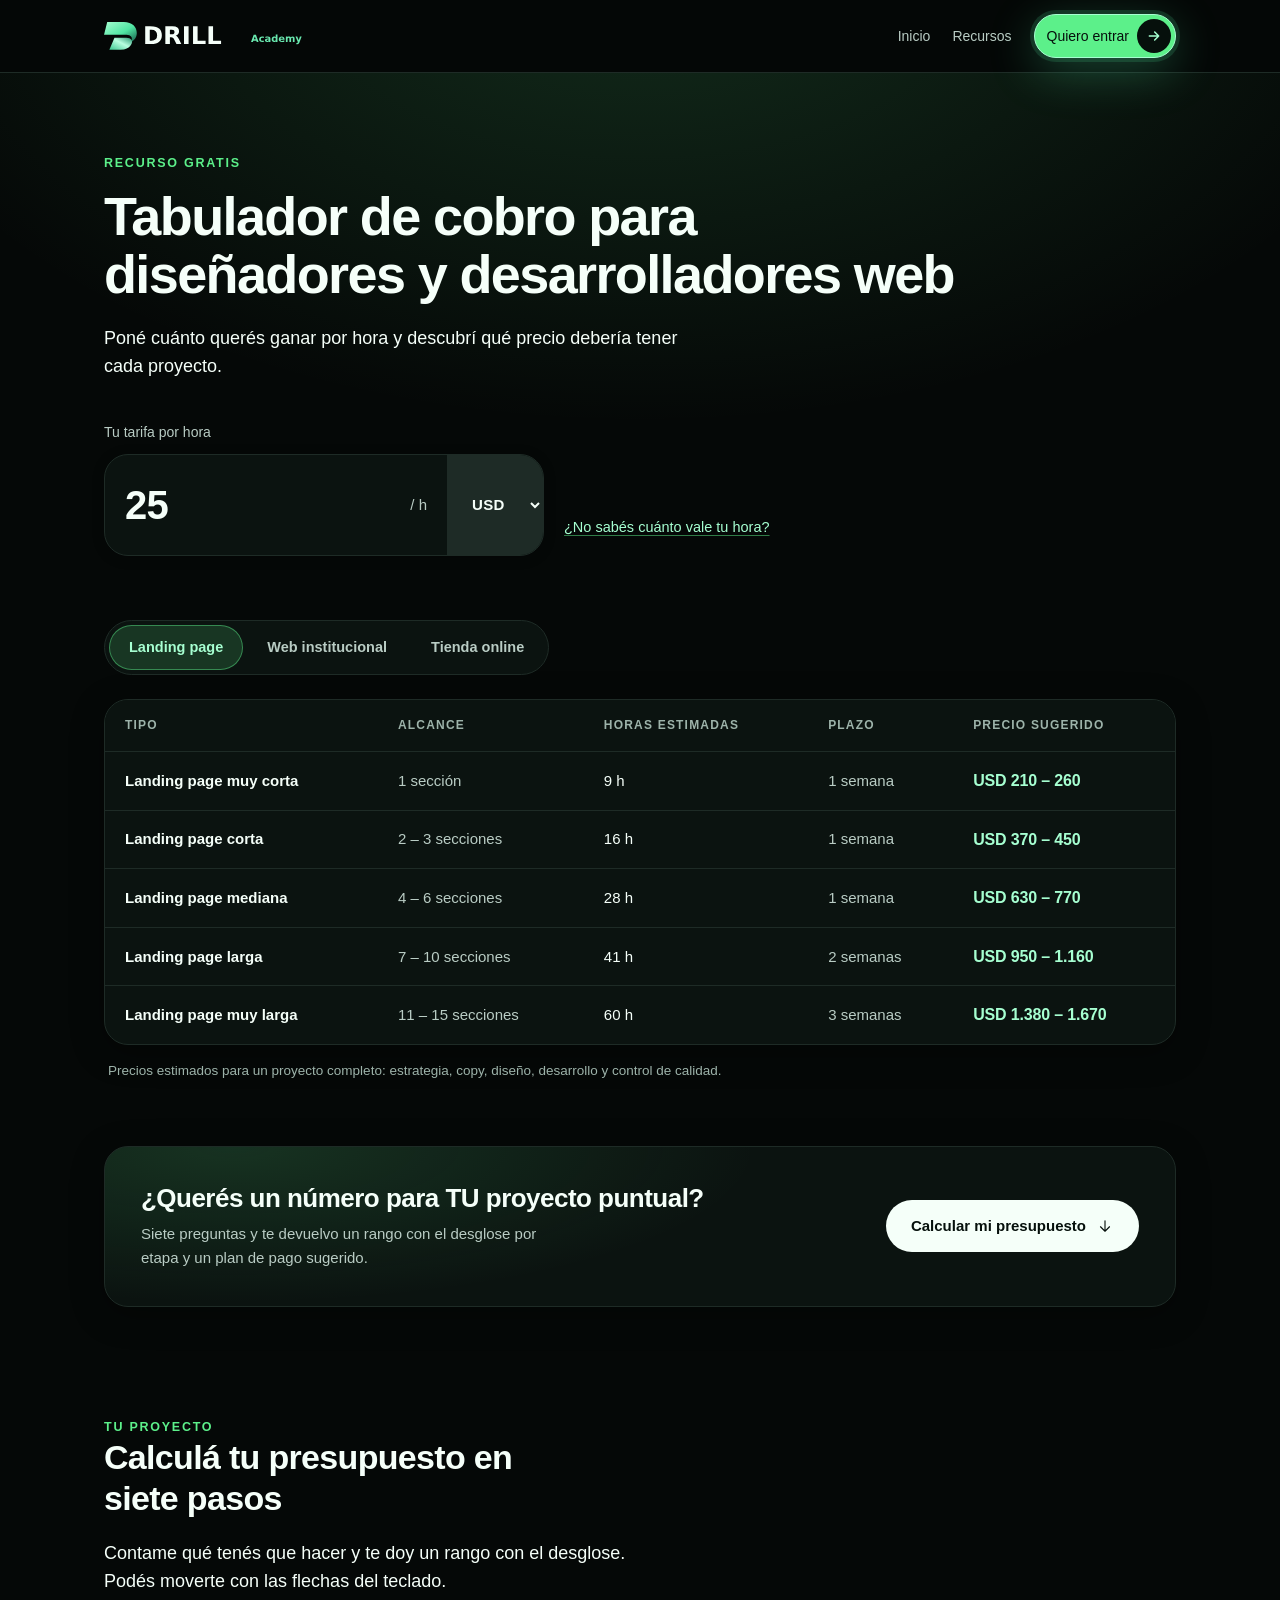
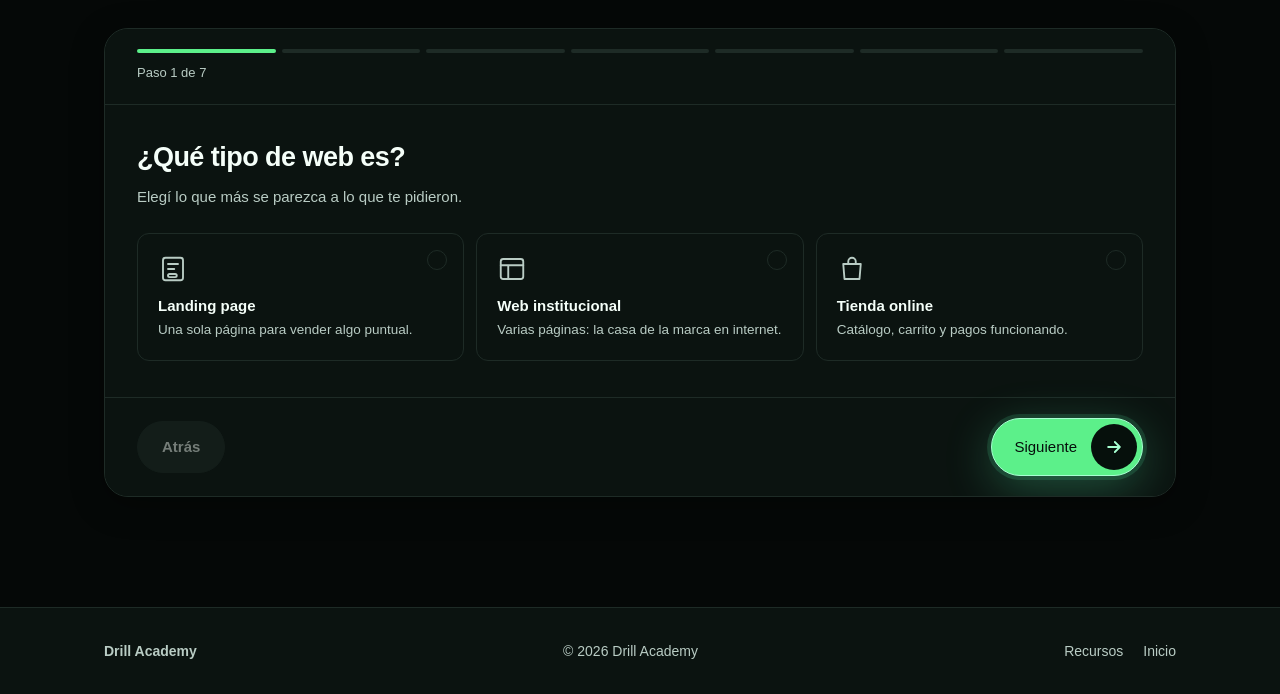
<file: recursos/tabulador/index.html>
<!DOCTYPE html>
<html data-brand="academy" lang="es">
<head>
<meta charset="utf-8">
<meta name="viewport" content="width=device-width, initial-scale=1">
<title>Tabulador de cobro para diseñadores y desarrolladores web — Drill Academy</title>
<link rel="stylesheet" href="/uploads/drill-brand-kit/tokens.css">
<link rel="stylesheet" href="/drill-buttons.css">
<link rel="icon" type="image/svg+xml" href="/uploads/drill-brand-kit/assets/logos/drill-isotipo-flat.svg">
<meta name="description" content="Poné cuánto querés ganar por hora y descubrí qué precio debería tener cada proyecto web: landing, institucional o tienda online. Gratis y sin vueltas.">
<link rel="canonical" href="https://comunidad.southprojects.dev/recursos/tabulador">

<meta property="og:type" content="website">
<meta property="og:title" content="Tabulador de cobro para diseñadores y desarrolladores web">
<meta property="og:description" content="Poné cuánto querés ganar por hora y descubrí qué precio debería tener cada proyecto.">
<meta property="og:url" content="https://comunidad.southprojects.dev/recursos/tabulador">
<meta name="twitter:card" content="summary_large_image">
<meta name="twitter:title" content="Tabulador de cobro para diseñadores y desarrolladores web">
<meta name="twitter:description" content="Poné cuánto querés ganar por hora y descubrí qué precio debería tener cada proyecto.">

<!-- Analytics (GA4 + Meta Pixel + Clarity).
     Los stubs y la cola de eventos quedan definidos al instante, así que cualquier
     gtag()/fbq()/clarity() posterior se encola bien. Sólo se difiere la descarga de
     cada tag hasta después de load (o 3,5 s, lo que pase primero) para no competir
     por ancho de banda y main thread durante el primer render. -->
<script>
(function () {
  window.dataLayer = window.dataLayer || [];
  function gtag(){dataLayer.push(arguments);}
  window.gtag = gtag;
  gtag('js', new Date());
  gtag('config', 'G-ZWD2NJ6WZV');

  !function(f,n){if(f.fbq)return;n=f.fbq=function(){n.callMethod?
  n.callMethod.apply(n,arguments):n.queue.push(arguments)};
  if(!f._fbq)f._fbq=n;n.push=n;n.loaded=!0;n.version='2.0';n.queue=[]}(window);
  fbq('init', '2324488668354184');
  fbq('track', 'PageView');

  window.clarity = window.clarity || function(){(clarity.q=clarity.q||[]).push(arguments)};

  var TAGS = [
    'https://www.googletagmanager.com/gtag/js?id=G-ZWD2NJ6WZV',
    'https://connect.facebook.net/en_US/fbevents.js',
    'https://www.clarity.ms/tag/yc0v443i4o'
  ];
  var loaded = false;
  function load() {
    if (loaded) return;
    loaded = true;
    for (var i = 0; i < TAGS.length; i++) {
      var s = document.createElement('script');
      s.async = true;
      s.src = TAGS[i];
      document.head.appendChild(s);
    }
  }
  function schedule() {
    if (window.requestIdleCallback) requestIdleCallback(load, { timeout: 2000 });
    else setTimeout(load, 500);
  }
  if (document.readyState === 'complete') schedule();
  else { addEventListener('load', schedule); setTimeout(schedule, 3500); }
})();
</script>
<!-- End Analytics -->
<link href="https://fonts.googleapis.com/css2?family=DM+Sans:opsz,wght@9..40,400;9..40,500;9..40,600;9..40,700&display=swap" rel="stylesheet">

<style>
/* ==========================================================================
   Tabulador de cobro — Drill Academy
   Archivo autocontenido: todo el CSS y el JS viven acá.
   Los tokens son los mismos que /recursos/styles.css para que las dos
   mitades del sitio se lean como una sola pieza.
   ========================================================================== */

:root{
  /* --- color --- */
  --wdn-bg:var(--drill-black);
  --wdn-bg-rgb:5,8,7;
  --wdn-surface:var(--drill-graphite);
  --wdn-surface-2:var(--drill-graphite);
  --wdn-surface-3:var(--drill-line);
  --wdn-border:var(--drill-line);
  --wdn-border-soft:var(--drill-line);
  --wdn-text:var(--drill-text);
  --wdn-muted:var(--drill-text-2);
  --wdn-muted-2:var(--drill-muted);
  --wdn-accent:var(--drill-accent);
  --wdn-accent-2:var(--drill-ice);
  --wdn-accent-rgb:92,240,138;
  --wdn-success:var(--drill-accent);
  --wdn-success-rgb:61,214,140;
  --wdn-danger:#FF6B6B;
  --wdn-on-accent:var(--drill-on-accent);
  --wdn-shadow-rgb:0,0,0;

  /* --- forma --- */
  --wdn-radius:var(--drill-radius-card);
  --wdn-radius-sm:var(--drill-radius-input);
  --wdn-radius-xs:8px;
  --wdn-radius-pill:999px;

  /* --- profundidad --- */
  --wdn-shadow:0 8px 32px rgba(var(--wdn-shadow-rgb),.35);
  --wdn-shadow-sm:0 2px 12px rgba(var(--wdn-shadow-rgb),.25);
  --wdn-ring:0 0 0 3px rgba(var(--wdn-accent-rgb),.35);

  /* --- movimiento --- */
  --wdn-ease:cubic-bezier(.4,0,.2,1);
  --wdn-fast:150ms;
  --wdn-slow:250ms;

  /* --- tipografía --- */
  --wdn-font-display:var(--drill-font);
  --wdn-font-text:var(--drill-font);

  /* --- espaciado (escala de 4px) --- */
  --wdn-s1:4px; --wdn-s2:8px; --wdn-s3:12px; --wdn-s4:16px;
  --wdn-s5:20px; --wdn-s6:24px; --wdn-s8:32px; --wdn-s10:40px;
  --wdn-s12:48px; --wdn-s16:64px; --wdn-s20:80px;

  --wdn-maxw:1120px;
}

*,*::before,*::after{box-sizing:border-box;}
html{scroll-behavior:smooth;}
html,body{margin:0;padding:0;}
body{
  background:var(--wdn-bg);
  color:var(--wdn-text);
  font-family:var(--wdn-font-text);
  font-size:16px;
  line-height:1.6;
  -webkit-font-smoothing:antialiased;
  overflow-x:hidden;
}
img{max-width:100%;display:block;}
button,input,select{font:inherit;color:inherit;}
button{cursor:pointer;background:none;border:0;}
svg{display:block;}

/* Foco visible en todo lo interactivo, sin excepciones. */
:focus-visible{outline:2px solid var(--wdn-accent-2);outline-offset:2px;border-radius:var(--wdn-radius-xs);}

/* Solo para lectores de pantalla. */
.sr{
  position:absolute;width:1px;height:1px;padding:0;margin:-1px;
  overflow:hidden;clip:rect(0 0 0 0);white-space:nowrap;border:0;
}

@media (prefers-reduced-motion:reduce){
  html{scroll-behavior:auto;}
  *,*::before,*::after{
    animation-duration:.01ms !important;animation-iteration-count:1 !important;
    transition-duration:.01ms !important;
  }
}

/* --- layout ------------------------------------------------------------- */
.wrap{max-width:var(--wdn-maxw);margin:0 auto;padding:0 var(--wdn-s6);}
@media(max-width:480px){ .wrap{padding:0 var(--wdn-s5);} }

/* --- header ------------------------------------------------------------- */
.site-header{
  position:sticky;top:0;z-index:50;
  background:rgba(var(--wdn-bg-rgb),.82);
  backdrop-filter:blur(12px);-webkit-backdrop-filter:blur(12px);
  border-bottom:1px solid var(--wdn-border-soft);
}
.site-header__inner{
  max-width:var(--wdn-maxw);margin:0 auto;
  padding:14px var(--wdn-s6);
  display:flex;align-items:center;justify-content:space-between;gap:var(--wdn-s5);
}
.brand{display:flex;align-items:center;gap:10px;color:var(--wdn-text);text-decoration:none;}
.brand svg{width:22px;height:22px;color:var(--wdn-accent);}
.brand span{font-family:var(--wdn-font-display);font-weight:700;font-size:15px;letter-spacing:-.02em;}
.site-nav{display:flex;align-items:center;gap:22px;}
.site-nav a{font-size:14px;color:var(--wdn-muted);text-decoration:none;transition:color var(--wdn-slow) var(--wdn-ease);}
.site-nav a:hover{color:var(--wdn-text);}
.site-nav .nav-cta{
  padding:9px 18px;border-radius:var(--wdn-radius-pill);
  background:var(--wdn-text);color:var(--wdn-on-accent);
  font-weight:600;font-size:13.5px;
  transition:opacity var(--wdn-slow) var(--wdn-ease);
}
.site-nav .nav-cta:hover{color:var(--wdn-on-accent);opacity:.86;}
@media(max-width:560px){
  .site-nav{gap:14px;}
  .site-nav .nav-link{display:none;}
  .brand span{display:none;}
}

/* --- glow del fondo ----------------------------------------------------- */
.glow{position:relative;isolation:isolate;}
.glow::before{
  content:"";position:absolute;inset:0;z-index:-1;pointer-events:none;
  background:radial-gradient(ellipse 90% 55% at 50% -10%,
    rgba(var(--wdn-accent-rgb),.16), rgba(var(--wdn-accent-rgb),0) 70%);
}

/* --- tipografía --------------------------------------------------------- */
.eyebrow{
  margin:0;font-size:12.5px;font-weight:700;
  letter-spacing:.14em;text-transform:uppercase;color:var(--wdn-accent);
}
.title{
  margin:14px 0 0;font-family:var(--wdn-font-display);
  font-size:clamp(30px,5.2vw,54px);font-weight:700;
  letter-spacing:-.03em;line-height:1.08;text-wrap:balance;
}
.lead{margin:var(--wdn-s5) 0 0;font-size:clamp(16.5px,2.1vw,18px);color:var(--wdn-text);max-width:60ch;text-wrap:pretty;}
.section-title{
  margin:0;font-family:var(--wdn-font-display);
  font-size:clamp(24px,3.4vw,34px);font-weight:600;
  letter-spacing:-.02em;line-height:1.2;text-wrap:pretty;
}
.fine{margin:0;font-size:13.5px;color:var(--wdn-muted-2);line-height:1.55;}

/* --- hero --------------------------------------------------------------- */
.hero{padding:clamp(48px,7vw,80px) 0 0;}

/* --- input de tarifa ---------------------------------------------------- */
.rate{
  margin-top:var(--wdn-s10);
  display:flex;flex-wrap:wrap;align-items:flex-end;gap:var(--wdn-s5);
}
.rate__field{flex:0 1 440px;min-width:0;}
.rate__label{display:block;margin-bottom:10px;font-size:14px;font-weight:500;color:var(--wdn-muted);}
.rate__box{
  display:flex;align-items:stretch;
  background:var(--wdn-surface);
  border:1px solid var(--wdn-border);
  border-radius:var(--wdn-radius);
  box-shadow:var(--wdn-shadow-sm);
  overflow:hidden;
  transition:border-color var(--wdn-slow) var(--wdn-ease),box-shadow var(--wdn-slow) var(--wdn-ease);
}
.rate__box:focus-within{border-color:var(--wdn-accent);box-shadow:var(--wdn-ring);}
.rate__box input{
  flex:1 1 auto;min-width:0;
  padding:18px var(--wdn-s5);
  background:transparent;border:0;
  font-family:var(--wdn-font-display);
  font-size:clamp(28px,4.4vw,40px);font-weight:700;letter-spacing:-.02em;
}
.rate__box input:focus{outline:none;}
.rate__box input::-webkit-outer-spin-button,
.rate__box input::-webkit-inner-spin-button{-webkit-appearance:none;margin:0;}
.rate__box input[type=number]{-moz-appearance:textfield;}
.rate__sep{width:1px;background:var(--wdn-border);flex:0 0 auto;}
.rate__box select{
  flex:0 0 auto;
  padding:0 var(--wdn-s5);
  background:var(--wdn-surface-3);border:0;
  font-weight:600;font-size:15px;letter-spacing:.02em;
  cursor:pointer;
}
.rate__box select:focus{outline:none;}
.rate__suffix{
  display:flex;align-items:center;padding-right:var(--wdn-s5);
  color:var(--wdn-muted);font-size:15px;font-weight:500;
}
.linkish{
  background:none;border:0;padding:0;
  color:var(--wdn-accent-2);font-size:14.5px;font-weight:500;
  text-decoration:underline;text-underline-offset:3px;
  text-decoration-color:rgba(var(--wdn-accent-rgb),.5);
  transition:color var(--wdn-fast) var(--wdn-ease);
}
.linkish:hover{color:var(--wdn-text);}
.rate__help{flex:0 0 auto;padding-bottom:var(--wdn-s4);}
@media(max-width:640px){ .rate__help{padding-bottom:0;} }

/* --- tabs --------------------------------------------------------------- */
.tabs{margin-top:clamp(40px,6vw,64px);}
.tabs__list{
  position:relative;display:flex;gap:var(--wdn-s1);
  padding:var(--wdn-s1);
  background:var(--wdn-surface-2);
  border:1px solid var(--wdn-border);
  border-radius:var(--wdn-radius-pill);
  width:max-content;max-width:100%;
  overflow-x:auto;scrollbar-width:none;
}
.tabs__list::-webkit-scrollbar{display:none;}
.tabs__ind{
  position:absolute;top:var(--wdn-s1);left:0;height:calc(100% - var(--wdn-s1) * 2);
  background:rgba(var(--wdn-accent-rgb),.16);
  border:1px solid rgba(var(--wdn-accent-rgb),.45);
  border-radius:var(--wdn-radius-pill);
  transition:transform var(--wdn-slow) var(--wdn-ease),width var(--wdn-slow) var(--wdn-ease);
  pointer-events:none;
}
.tabs__btn{
  position:relative;z-index:1;flex:0 0 auto;
  padding:11px var(--wdn-s5);
  border-radius:var(--wdn-radius-pill);
  font-size:14.5px;font-weight:600;color:var(--wdn-muted);white-space:nowrap;
  transition:color var(--wdn-slow) var(--wdn-ease);
}
.tabs__btn:hover{color:var(--wdn-text);}
.tabs__btn[aria-selected="true"]{color:var(--wdn-accent-2);}

/* --- tabla -------------------------------------------------------------- */
.panel[hidden]{display:none;}
.tablecard{
  margin-top:var(--wdn-s6);
  background:var(--wdn-surface);
  border:1px solid var(--wdn-border);
  border-radius:var(--wdn-radius);
  box-shadow:var(--wdn-shadow);
  overflow:hidden;
}
table{width:100%;border-collapse:collapse;font-size:15px;}
thead th{
  padding:var(--wdn-s4) var(--wdn-s5);
  text-align:left;font-size:12px;font-weight:700;
  letter-spacing:.1em;text-transform:uppercase;color:var(--wdn-muted-2);
  border-bottom:1px solid var(--wdn-border);
  background:var(--wdn-surface-2);
  white-space:nowrap;
}
tbody td{
  padding:var(--wdn-s4) var(--wdn-s5);
  border-bottom:1px solid var(--wdn-border-soft);
  vertical-align:middle;
}
tbody tr:last-child td{border-bottom:0;}
tbody tr{transition:background var(--wdn-fast) var(--wdn-ease);}
tbody tr:hover{background:var(--wdn-surface-3);}
.cell-tipo{font-weight:600;white-space:nowrap;}
.cell-alcance,.cell-plazo{color:var(--wdn-muted);}
.cell-horas{font-variant-numeric:tabular-nums;white-space:nowrap;}
.cell-precio{
  font-family:var(--wdn-font-display);
  font-weight:700;font-size:16px;letter-spacing:-.01em;
  color:var(--wdn-accent-2);white-space:nowrap;
  font-variant-numeric:tabular-nums;
}
.tablenote{margin:var(--wdn-s4) 0 0;padding:0 var(--wdn-s1);}

/* En mobile la tabla se vuelve tarjetas apiladas. */
@media(max-width:760px){
  .tablecard{background:transparent;border:0;box-shadow:none;overflow:visible;}
  table,thead,tbody,tr,td{display:block;width:100%;}
  thead{position:absolute;width:1px;height:1px;overflow:hidden;clip:rect(0 0 0 0);}
  tbody tr{
    background:var(--wdn-surface);
    border:1px solid var(--wdn-border);
    border-radius:var(--wdn-radius);
    box-shadow:var(--wdn-shadow-sm);
    padding:var(--wdn-s2) var(--wdn-s5);
    margin-bottom:var(--wdn-s3);
  }
  tbody tr:hover{background:var(--wdn-surface);}
  tbody td{
    display:flex;align-items:baseline;justify-content:space-between;gap:var(--wdn-s4);
    padding:10px 0;border-bottom:1px solid var(--wdn-border-soft);
  }
  tbody td::before{
    content:attr(data-label);
    flex:0 0 auto;
    font-size:12px;font-weight:700;letter-spacing:.08em;
    text-transform:uppercase;color:var(--wdn-muted-2);
  }
  .cell-tipo,.cell-alcance,.cell-horas,.cell-plazo,.cell-precio{text-align:right;white-space:normal;}
}

/* --- CTA hacia el wizard ------------------------------------------------ */
.ctacard{
  margin:clamp(40px,6vw,64px) 0 0;
  padding:clamp(24px,4vw,36px);
  background:
    radial-gradient(ellipse 70% 140% at 12% 0%, rgba(var(--wdn-accent-rgb),.14), rgba(var(--wdn-accent-rgb),0) 70%),
    var(--wdn-surface);
  border:1px solid var(--wdn-border);
  border-radius:var(--wdn-radius);
  box-shadow:var(--wdn-shadow);
  display:flex;flex-wrap:wrap;align-items:center;justify-content:space-between;
  gap:var(--wdn-s6);
}
.ctacard p{margin:8px 0 0;color:var(--wdn-muted);font-size:15px;max-width:52ch;}
.ctacard h2{margin:0;font-family:var(--wdn-font-display);font-size:clamp(20px,3vw,26px);font-weight:700;letter-spacing:-.02em;line-height:1.2;}

/* --- botones ------------------------------------------------------------ */
.btn{
  display:inline-flex;align-items:center;justify-content:center;gap:10px;
  padding:13px 24px;border-radius:var(--wdn-radius-pill);
  font-size:15px;font-weight:600;text-decoration:none;white-space:nowrap;
  border:1px solid transparent;
  transition:opacity var(--wdn-slow) var(--wdn-ease),
             background var(--wdn-slow) var(--wdn-ease),
             border-color var(--wdn-slow) var(--wdn-ease),
             transform var(--wdn-fast) var(--wdn-ease);
}
.btn:active{transform:translateY(1px);}
.btn--primary{background:var(--wdn-accent);color:var(--wdn-text);}
.btn--primary:hover{opacity:.88;}
.btn--light{background:var(--wdn-text);color:var(--wdn-on-accent);}
.btn--light:hover{opacity:.88;}
.btn--ghost{background:var(--wdn-surface-3);color:var(--wdn-text);border-color:var(--wdn-border);}
.btn--ghost:hover{background:var(--wdn-border);}
.btn[disabled]{opacity:.45;cursor:not-allowed;}
.btn svg{width:18px;height:18px;}

/* --- modal -------------------------------------------------------------- */
.modal{
  position:fixed;inset:0;z-index:100;
  display:grid;place-items:center;
  padding:var(--wdn-s5);
  background:rgba(var(--wdn-shadow-rgb),.72);
  backdrop-filter:blur(4px);-webkit-backdrop-filter:blur(4px);
  opacity:0;visibility:hidden;
  transition:opacity var(--wdn-slow) var(--wdn-ease),visibility var(--wdn-slow) var(--wdn-ease);
}
.modal[data-open="true"]{opacity:1;visibility:visible;}
.modal__box{
  width:min(520px,100%);max-height:90vh;overflow-y:auto;
  padding:clamp(24px,4vw,32px);
  background:var(--wdn-surface);
  border:1px solid var(--wdn-border);
  border-radius:var(--wdn-radius);
  box-shadow:var(--wdn-shadow);
  transform:translateY(12px) scale(.98);
  transition:transform var(--wdn-slow) var(--wdn-ease);
}
.modal[data-open="true"] .modal__box{transform:none;}
.modal__head{display:flex;align-items:flex-start;justify-content:space-between;gap:var(--wdn-s4);}
.modal__title{margin:0;font-family:var(--wdn-font-display);font-size:22px;font-weight:700;letter-spacing:-.02em;line-height:1.25;}
.modal__close{
  flex:0 0 auto;width:34px;height:34px;
  display:grid;place-items:center;border-radius:var(--wdn-radius-pill);
  color:var(--wdn-muted);
  transition:background var(--wdn-fast) var(--wdn-ease),color var(--wdn-fast) var(--wdn-ease);
}
.modal__close:hover{background:var(--wdn-surface-3);color:var(--wdn-text);}
.modal__close svg{width:18px;height:18px;}

.field{margin-top:var(--wdn-s5);}
.field > label{display:block;margin-bottom:8px;font-size:14.5px;font-weight:500;}
.field__note{margin:6px 0 0;font-size:12.5px;color:var(--wdn-muted-2);line-height:1.5;}
.input{
  width:100%;padding:12px var(--wdn-s4);
  background:var(--wdn-surface-2);
  border:1px solid var(--wdn-border);
  border-radius:var(--wdn-radius-sm);
  font-size:16px;
  transition:border-color var(--wdn-fast) var(--wdn-ease),box-shadow var(--wdn-fast) var(--wdn-ease);
}
.input:focus{outline:none;border-color:var(--wdn-accent);box-shadow:var(--wdn-ring);}
.input[aria-invalid="true"]{border-color:var(--wdn-danger);}

.modal__result{
  margin-top:var(--wdn-s6);padding:var(--wdn-s5);
  background:var(--wdn-surface-2);
  border:1px solid var(--wdn-border);
  border-radius:var(--wdn-radius-sm);
  text-align:center;
}
.modal__result small{display:block;font-size:13px;color:var(--wdn-muted);}
.modal__result strong{
  display:block;margin-top:6px;
  font-family:var(--wdn-font-display);
  font-size:clamp(32px,7vw,42px);font-weight:700;letter-spacing:-.03em;
  color:var(--wdn-accent-2);font-variant-numeric:tabular-nums;
}
.modal__actions{margin-top:var(--wdn-s6);display:flex;gap:var(--wdn-s3);flex-wrap:wrap;}
.modal__actions .btn{flex:1 1 auto;}

/* --- wizard ------------------------------------------------------------- */
.wizard{padding:clamp(64px,9vw,110px) 0 clamp(64px,9vw,110px);}
.wizard__head{max-width:60ch;}
.wizcard{
  margin-top:var(--wdn-s8);
  background:var(--wdn-surface);
  border:1px solid var(--wdn-border);
  border-radius:var(--wdn-radius);
  box-shadow:var(--wdn-shadow);
  overflow:hidden;
}
.wizcard__top{
  padding:var(--wdn-s5) clamp(20px,4vw,32px);
  border-bottom:1px solid var(--wdn-border-soft);
  background:var(--wdn-surface-2);
}
.progress{display:flex;gap:6px;}
.progress__seg{
  flex:1 1 0;height:4px;border-radius:var(--wdn-radius-pill);
  background:var(--wdn-border);
  transition:background var(--wdn-slow) var(--wdn-ease);
}
.progress__seg[data-on="true"]{background:var(--wdn-accent);}
.progress__label{margin:10px 0 0;font-size:13px;color:var(--wdn-muted);}

.wizcard__body{padding:clamp(24px,4vw,36px) clamp(20px,4vw,32px);}
.viewport{position:relative;transition:height var(--wdn-slow) var(--wdn-ease);}
.step{
  position:absolute;top:0;left:0;width:100%;
  opacity:0;visibility:hidden;pointer-events:none;
  transform:translateY(8px);
  transition:opacity var(--wdn-slow) var(--wdn-ease),transform var(--wdn-slow) var(--wdn-ease),visibility var(--wdn-slow);
}
.step.is-on{opacity:1;visibility:visible;pointer-events:auto;transform:none;position:relative;}
.step__title{margin:0;font-family:var(--wdn-font-display);font-size:clamp(21px,3.2vw,27px);font-weight:700;letter-spacing:-.02em;line-height:1.25;}
.step__sub{margin:10px 0 0;font-size:15px;color:var(--wdn-muted);max-width:56ch;}
.step__group{margin-top:var(--wdn-s6);}
.step__group + .step__group{margin-top:var(--wdn-s8);}
.step__legend{
  margin:0 0 var(--wdn-s3);padding:0;
  font-size:12px;font-weight:700;letter-spacing:.1em;
  text-transform:uppercase;color:var(--wdn-muted-2);
}
fieldset{margin:0;padding:0;border:0;min-width:0;}

/* Opciones: tarjetas seleccionables (radio y checkbox comparten estilo). */
.opts{display:grid;gap:var(--wdn-s3);}
.opts--3{grid-template-columns:repeat(auto-fit,minmax(200px,1fr));}
.opts--2{grid-template-columns:repeat(auto-fit,minmax(240px,1fr));}
.opt{
  position:relative;display:flex;align-items:flex-start;gap:var(--wdn-s3);
  padding:var(--wdn-s4);
  background:var(--wdn-surface-2);
  border:1px solid var(--wdn-border);
  border-radius:var(--wdn-radius-sm);
  cursor:pointer;
  transition:border-color var(--wdn-fast) var(--wdn-ease),background var(--wdn-fast) var(--wdn-ease);
}
.opt:hover{border-color:var(--wdn-muted-2);}
.opt input{position:absolute;opacity:0;width:1px;height:1px;}
.opt__mark{
  flex:0 0 auto;width:20px;height:20px;margin-top:2px;
  border:1.5px solid var(--wdn-border);border-radius:var(--wdn-radius-pill);
  display:grid;place-items:center;
  transition:border-color var(--wdn-fast) var(--wdn-ease),background var(--wdn-fast) var(--wdn-ease);
}
.opt--check .opt__mark{border-radius:6px;}
.opt__mark::after{
  content:"";width:8px;height:8px;border-radius:var(--wdn-radius-pill);
  background:var(--wdn-on-accent);transform:scale(0);
  transition:transform var(--wdn-fast) var(--wdn-ease);
}
.opt--check .opt__mark::after{border-radius:2px;}
.opt__ico{flex:0 0 auto;width:26px;height:26px;color:var(--wdn-muted);transition:color var(--wdn-fast) var(--wdn-ease);}
.opt__txt{min-width:0;}
.opt__name{display:block;font-weight:600;font-size:15px;line-height:1.35;}
.opt__desc{display:block;margin-top:4px;font-size:13.5px;color:var(--wdn-muted);line-height:1.45;}
.opt input:checked ~ .opt__txt .opt__name{color:var(--wdn-text);}
.opt:has(input:checked){border-color:var(--wdn-accent);background:rgba(var(--wdn-accent-rgb),.08);}
.opt:has(input:checked) .opt__mark{border-color:var(--wdn-accent);background:var(--wdn-accent);}
.opt:has(input:checked) .opt__mark::after{transform:scale(1);}
.opt:has(input:checked) .opt__ico{color:var(--wdn-accent-2);}
.opt:has(input:focus-visible){outline:2px solid var(--wdn-accent-2);outline-offset:2px;}
.opt--big{flex-direction:column;padding:var(--wdn-s5);}
.opt--big .opt__mark{position:absolute;top:var(--wdn-s4);right:var(--wdn-s4);margin:0;}
.opt--big .opt__ico{width:30px;height:30px;}

.err{
  margin:var(--wdn-s4) 0 0;font-size:14px;color:var(--wdn-danger);
  display:none;
}
.err[data-show="true"]{display:block;}

.wizcard__foot{
  padding:var(--wdn-s5) clamp(20px,4vw,32px);
  border-top:1px solid var(--wdn-border-soft);
  background:var(--wdn-surface-2);
  display:flex;align-items:center;justify-content:space-between;gap:var(--wdn-s4);
}
.wizcard__foot .fine{max-width:34ch;}

/* --- resultado ---------------------------------------------------------- */
.result__eyebrow{margin:0;font-size:15px;color:var(--wdn-muted);}
.result__price{
  margin:var(--wdn-s3) 0 0;
  font-family:var(--wdn-font-display);
  font-size:clamp(34px,7.4vw,60px);font-weight:700;
  letter-spacing:-.035em;line-height:1.05;
  color:var(--wdn-accent-2);font-variant-numeric:tabular-nums;
  text-wrap:balance;
}
.metrics{
  margin-top:var(--wdn-s8);
  display:grid;gap:var(--wdn-s3);
  grid-template-columns:repeat(auto-fit,minmax(150px,1fr));
}
.metric{
  padding:var(--wdn-s4) var(--wdn-s5);
  background:var(--wdn-surface-2);
  border:1px solid var(--wdn-border);
  border-radius:var(--wdn-radius-sm);
}
.metric dt{font-size:12px;font-weight:700;letter-spacing:.1em;text-transform:uppercase;color:var(--wdn-muted-2);}
.metric dd{
  margin:6px 0 0;font-family:var(--wdn-font-display);
  font-size:22px;font-weight:700;letter-spacing:-.02em;font-variant-numeric:tabular-nums;
}
.block{margin-top:var(--wdn-s10);}
.block__title{
  margin:0 0 var(--wdn-s4);font-size:12px;font-weight:700;
  letter-spacing:.1em;text-transform:uppercase;color:var(--wdn-muted-2);
}
.bar{
  display:flex;height:14px;width:100%;
  border-radius:var(--wdn-radius-pill);overflow:hidden;
  background:var(--wdn-surface-3);
}
.bar__seg{height:100%;transition:width var(--wdn-slow) var(--wdn-ease);}
.legend{margin:var(--wdn-s4) 0 0;padding:0;list-style:none;display:grid;gap:10px;}
@media(min-width:640px){ .legend{grid-template-columns:repeat(2,minmax(0,1fr));column-gap:var(--wdn-s6);} }
.legend li{display:flex;align-items:center;gap:10px;font-size:14.5px;}
.legend__dot{flex:0 0 auto;width:10px;height:10px;border-radius:var(--wdn-radius-pill);}
.legend__name{flex:1 1 auto;min-width:0;}
.legend__val{flex:0 0 auto;color:var(--wdn-muted);font-variant-numeric:tabular-nums;}

.list{margin:0;padding:0;list-style:none;display:grid;gap:10px;}
.list li{display:flex;align-items:flex-start;gap:10px;font-size:15px;}
.list svg{flex:0 0 auto;width:18px;height:18px;margin-top:3px;color:var(--wdn-success);}

.pay{display:grid;gap:var(--wdn-s3);grid-template-columns:repeat(auto-fit,minmax(180px,1fr));}
.pay__item{
  padding:var(--wdn-s4);
  background:var(--wdn-surface-2);
  border:1px solid var(--wdn-border);
  border-radius:var(--wdn-radius-sm);
}
.pay__when{font-size:13.5px;color:var(--wdn-muted);}
.pay__amount{
  margin-top:4px;font-family:var(--wdn-font-display);
  font-size:19px;font-weight:700;letter-spacing:-.02em;font-variant-numeric:tabular-nums;
}
.notice{
  margin-top:var(--wdn-s10);padding:var(--wdn-s5);
  background:var(--wdn-surface-2);
  border:1px solid var(--wdn-border);
  border-left:3px solid var(--wdn-accent);
  border-radius:var(--wdn-radius-sm);
}
.notice p{margin:0;font-size:14.5px;color:var(--wdn-muted);line-height:1.6;}
.notice strong{color:var(--wdn-text);font-weight:600;}
.result__actions{margin-top:var(--wdn-s10);display:flex;flex-wrap:wrap;gap:var(--wdn-s3);}

/* --- footer ------------------------------------------------------------- */
.site-footer{border-top:1px solid var(--wdn-border-soft);background:var(--wdn-surface-2);}
.site-footer__inner{
  max-width:var(--wdn-maxw);margin:0 auto;padding:var(--wdn-s8) var(--wdn-s6);
  display:flex;flex-wrap:wrap;align-items:center;justify-content:space-between;
  gap:var(--wdn-s4);font-size:14px;color:var(--wdn-muted);
}
.site-footer a{color:var(--wdn-muted);text-decoration:none;transition:color var(--wdn-fast) var(--wdn-ease);}
.site-footer a:hover{color:var(--wdn-text);}
.site-footer__links{display:flex;gap:var(--wdn-s5);}
</style>
</head>

<body>
<noscript><img height="1" width="1" style="display:none"
src="https://www.facebook.com/tr?id=2324488668354184&ev=PageView&noscript=1"
/></noscript>

<header class="site-header">
  <div class="site-header__inner">
    <a class="brand" href="/" aria-label="Drill Academy — inicio">
      <img src="/uploads/drill-brand-kit/assets/logos/drill-academy-dark-bg.svg" alt="Drill Academy" width="1118" height="157" style="width:198px;height:auto">
    </a>
    <nav class="site-nav">
      <a class="nav-link" href="/">Inicio</a>
      <a class="nav-link" href="/recursos">Recursos</a>
      <a class="nav-cta drill-action drill-action--compact" href="https://chat.whatsapp.com/HKfcNbTwEGUHTFibcTQouX" target="_blank" rel="noopener">Quiero entrar<span class="drill-action__icon" aria-hidden="true"><svg viewBox="0 0 24 24" fill="none" stroke="currentColor" stroke-width="2.25" stroke-linecap="round" stroke-linejoin="round"><path d="M5 12h14m-6-6 6 6-6 6"/></svg></span></a>
    </nav>
  </div>
</header>

<main>

  <!-- ====================================================================
       MÓDULO A — Tabla de referencia rápida
       ==================================================================== -->
  <section class="hero glow">
    <div class="wrap">
      <p class="eyebrow">Recurso gratis</p>
      <h1 class="title">Tabulador de cobro para diseñadores y desarrolladores web</h1>
      <p class="lead">Poné cuánto querés ganar por hora y descubrí qué precio debería tener cada proyecto.</p>

      <div class="rate">
        <div class="rate__field">
          <label class="rate__label" for="tarifa">Tu tarifa por hora</label>
          <div class="rate__box">
            <input id="tarifa" type="number" min="1" max="1000000" step="1" value="25"
                   inputmode="decimal" autocomplete="off" aria-describedby="tarifa-ayuda">
            <span class="rate__suffix" aria-hidden="true">/ h</span>
            <span class="rate__sep"></span>
            <label class="sr" for="moneda">Moneda</label>
            <select id="moneda">
              <option value="USD" selected>USD</option>
              <option value="ARS">ARS</option>
              <option value="EUR">EUR</option>
              <option value="MXN">MXN</option>
              <option value="COP">COP</option>
              <option value="CLP">CLP</option>
            </select>
          </div>
        </div>
        <div class="rate__help">
          <button type="button" class="linkish" data-abrir-modal id="tarifa-ayuda">¿No sabés cuánto vale tu hora?</button>
        </div>
      </div>

      <div class="tabs">
        <div class="tabs__list" role="tablist" aria-label="Tipo de proyecto">
          <span class="tabs__ind" aria-hidden="true"></span>
          <button class="tabs__btn" role="tab" id="tab-landing" aria-controls="panel-landing" aria-selected="true" data-tipo="landing">Landing page</button>
          <button class="tabs__btn" role="tab" id="tab-institucional" aria-controls="panel-institucional" aria-selected="false" tabindex="-1" data-tipo="institucional">Web institucional</button>
          <button class="tabs__btn" role="tab" id="tab-tienda" aria-controls="panel-tienda" aria-selected="false" tabindex="-1" data-tipo="tienda">Tienda online</button>
        </div>

        <!-- Los tbody se llenan desde JS a partir de CONFIG. -->
        <div class="panel" role="tabpanel" id="panel-landing" aria-labelledby="tab-landing" tabindex="0">
          <div class="tablecard">
            <table>
              <caption class="sr">Precios sugeridos para landing pages</caption>
              <thead><tr><th scope="col">Tipo</th><th scope="col">Alcance</th><th scope="col">Horas estimadas</th><th scope="col">Plazo</th><th scope="col">Precio sugerido</th></tr></thead>
              <tbody data-tabla="landing" aria-live="polite"></tbody>
            </table>
          </div>
        </div>
        <div class="panel" role="tabpanel" id="panel-institucional" aria-labelledby="tab-institucional" tabindex="0" hidden>
          <div class="tablecard">
            <table>
              <caption class="sr">Precios sugeridos para webs institucionales</caption>
              <thead><tr><th scope="col">Tipo</th><th scope="col">Alcance</th><th scope="col">Horas estimadas</th><th scope="col">Plazo</th><th scope="col">Precio sugerido</th></tr></thead>
              <tbody data-tabla="institucional" aria-live="polite"></tbody>
            </table>
          </div>
        </div>
        <div class="panel" role="tabpanel" id="panel-tienda" aria-labelledby="tab-tienda" tabindex="0" hidden>
          <div class="tablecard">
            <table>
              <caption class="sr">Precios sugeridos para tiendas online</caption>
              <thead><tr><th scope="col">Tipo</th><th scope="col">Alcance</th><th scope="col">Horas estimadas</th><th scope="col">Plazo</th><th scope="col">Precio sugerido</th></tr></thead>
              <tbody data-tabla="tienda" aria-live="polite"></tbody>
            </table>
          </div>
        </div>

        <p class="fine tablenote">Precios estimados para un proyecto completo: estrategia, copy, diseño, desarrollo y control de calidad.</p>
      </div>

      <div class="ctacard">
        <div>
          <h2>¿Querés un número para TU proyecto puntual?</h2>
          <p>Siete preguntas y te devuelvo un rango con el desglose por etapa y un plan de pago sugerido.</p>
        </div>
        <button type="button" class="btn btn--light" data-ir-wizard>
          Calcular mi presupuesto
          <svg viewBox="0 0 24 24" fill="none" stroke="currentColor" stroke-width="1.5" aria-hidden="true">
            <path d="M12 5v14m0 0 6-6m-6 6-6-6" stroke-linecap="round" stroke-linejoin="round"/>
          </svg>
        </button>
      </div>
    </div>
  </section>

  <!-- ====================================================================
       MÓDULO B — Wizard de presupuesto
       ==================================================================== -->
  <section class="wizard" id="wizard">
    <div class="wrap">
      <div class="wizard__head">
        <p class="eyebrow">Tu proyecto</p>
        <h2 class="section-title">Calculá tu presupuesto en siete pasos</h2>
        <p class="lead">Contame qué tenés que hacer y te doy un rango con el desglose. Podés moverte con las flechas del teclado.</p>
      </div>

      <div class="wizcard">
        <div class="wizcard__top" id="wiz-top">
          <div class="progress" aria-hidden="true">
            <span class="progress__seg" data-seg="1"></span><span class="progress__seg" data-seg="2"></span>
            <span class="progress__seg" data-seg="3"></span><span class="progress__seg" data-seg="4"></span>
            <span class="progress__seg" data-seg="5"></span><span class="progress__seg" data-seg="6"></span>
            <span class="progress__seg" data-seg="7"></span>
          </div>
          <p class="progress__label" id="wiz-label" aria-live="polite">Paso 1 de 7</p>
        </div>

        <div class="wizcard__body">
          <div class="viewport" id="viewport">

            <!-- Paso 1 -->
            <section class="step is-on" data-paso="1" aria-label="Paso 1: tipo de web">
              <h3 class="step__title">¿Qué tipo de web es?</h3>
              <p class="step__sub">Elegí lo que más se parezca a lo que te pidieron.</p>
              <fieldset class="step__group">
                <legend class="sr">Tipo de web</legend>
                <div class="opts opts--3" id="opts-tipo"></div>
              </fieldset>
              <p class="err" data-err="1">Elegí un tipo de web para seguir.</p>
            </section>

            <!-- Paso 2 -->
            <section class="step" data-paso="2" aria-label="Paso 2: tamaño">
              <h3 class="step__title">¿Qué tamaño tiene?</h3>
              <p class="step__sub">Contá las secciones o páginas que vas a tener que armar de verdad.</p>
              <fieldset class="step__group">
                <legend class="sr">Tamaño del proyecto</legend>
                <div class="opts opts--2" id="opts-tamano"></div>
              </fieldset>
              <p class="err" data-err="2">Elegí un tamaño para seguir.</p>
            </section>

            <!-- Paso 3 -->
            <section class="step" data-paso="3" aria-label="Paso 3: qué incluye">
              <h3 class="step__title">¿Qué incluye?</h3>
              <p class="step__sub">Marcá todo lo que entra en el trabajo. Si no estás seguro, dejalo sin marcar y sumalo después.</p>
              <fieldset class="step__group">
                <legend class="sr">Extras incluidos</legend>
                <div class="opts opts--2" id="opts-addons"></div>
              </fieldset>
            </section>

            <!-- Paso 4 -->
            <section class="step" data-paso="4" aria-label="Paso 4: idioma, textos y movimiento">
              <h3 class="step__title">Idioma, textos y movimiento</h3>
              <p class="step__sub">Tres cosas que mueven el número más de lo que parece.</p>

              <fieldset class="step__group">
                <legend class="step__legend">Los textos</legend>
                <div class="opts opts--2">
                  <label class="opt"><input type="radio" name="copy" value="nosotros" checked><span class="opt__mark"></span>
                    <span class="opt__txt"><span class="opt__name">Los textos los escribimos nosotros</span><span class="opt__desc">Copy estratégico incluido en el precio.</span></span></label>
                  <label class="opt"><input type="radio" name="copy" value="cliente"><span class="opt__mark"></span>
                    <span class="opt__txt"><span class="opt__name">El cliente entrega los textos</span><span class="opt__desc">Menos horas, pero después no te quejes del contenido.</span></span></label>
                </div>
              </fieldset>

              <fieldset class="step__group">
                <legend class="step__legend">Cantidad de idiomas</legend>
                <div class="opts opts--3">
                  <label class="opt"><input type="radio" name="idiomas" value="1" checked><span class="opt__mark"></span>
                    <span class="opt__txt"><span class="opt__name">1 idioma</span></span></label>
                  <label class="opt"><input type="radio" name="idiomas" value="2"><span class="opt__mark"></span>
                    <span class="opt__txt"><span class="opt__name">2 idiomas</span></span></label>
                  <label class="opt"><input type="radio" name="idiomas" value="3"><span class="opt__mark"></span>
                    <span class="opt__txt"><span class="opt__name">3 o más</span></span></label>
                </div>
              </fieldset>

              <fieldset class="step__group">
                <legend class="step__legend">Movimiento</legend>
                <div class="opts opts--2">
                  <label class="opt"><input type="radio" name="animaciones" value="no" checked><span class="opt__mark"></span>
                    <span class="opt__txt"><span class="opt__name">Transiciones simples</span><span class="opt__desc">Lo justo para que no se sienta estático.</span></span></label>
                  <label class="opt"><input type="radio" name="animaciones" value="si"><span class="opt__mark"></span>
                    <span class="opt__txt"><span class="opt__name">Animaciones e interacciones avanzadas</span><span class="opt__desc">Scroll, parallax, microinteracciones a medida.</span></span></label>
                </div>
              </fieldset>
            </section>

            <!-- Paso 5 -->
            <section class="step" data-paso="5" aria-label="Paso 5: cliente, plazo y revisiones">
              <h3 class="step__title">Cliente, plazo y revisiones</h3>
              <p class="step__sub">Acá es donde se esconden las horas que nadie presupuesta.</p>

              <fieldset class="step__group">
                <legend class="step__legend">Tipo de cliente</legend>
                <div class="opts opts--3">
                  <label class="opt"><input type="radio" name="cliente" value="pyme" checked><span class="opt__mark"></span>
                    <span class="opt__txt"><span class="opt__name">PyME o emprendedor</span><span class="opt__desc">Decide una persona y decide rápido.</span></span></label>
                  <label class="opt"><input type="radio" name="cliente" value="startup"><span class="opt__mark"></span>
                    <span class="opt__txt"><span class="opt__name">Startup con muchos cambios</span><span class="opt__desc">El alcance se mueve mientras trabajás.</span></span></label>
                  <label class="opt"><input type="radio" name="cliente" value="corporativo"><span class="opt__mark"></span>
                    <span class="opt__txt"><span class="opt__name">Corporativo con comité</span><span class="opt__desc">Cada aprobación pasa por tres personas.</span></span></label>
                </div>
              </fieldset>

              <fieldset class="step__group">
                <legend class="step__legend">Plazo</legend>
                <div class="opts opts--3">
                  <label class="opt"><input type="radio" name="plazo" value="normal" checked><span class="opt__mark"></span>
                    <span class="opt__txt"><span class="opt__name">Normal</span><span class="opt__desc">El tiempo que el proyecto necesita.</span></span></label>
                  <label class="opt"><input type="radio" name="plazo" value="express"><span class="opt__mark"></span>
                    <span class="opt__txt"><span class="opt__name">Express</span><span class="opt__desc">La mitad del tiempo habitual.</span></span></label>
                  <label class="opt"><input type="radio" name="plazo" value="urgente"><span class="opt__mark"></span>
                    <span class="opt__txt"><span class="opt__name">Urgente</span><span class="opt__desc">Para ayer. Se cobra.</span></span></label>
                </div>
              </fieldset>

              <fieldset class="step__group">
                <legend class="step__legend">Rondas de revisión</legend>
                <div class="opts opts--3">
                  <label class="opt"><input type="radio" name="revisiones" value="r2" checked><span class="opt__mark"></span>
                    <span class="opt__txt"><span class="opt__name">2 rondas</span><span class="opt__desc">Lo estándar y lo recomendable.</span></span></label>
                  <label class="opt"><input type="radio" name="revisiones" value="r3"><span class="opt__mark"></span>
                    <span class="opt__txt"><span class="opt__name">3 rondas</span></span></label>
                  <label class="opt"><input type="radio" name="revisiones" value="r5"><span class="opt__mark"></span>
                    <span class="opt__txt"><span class="opt__name">Hasta 5 rondas</span></span></label>
                </div>
              </fieldset>
            </section>

            <!-- Paso 6 -->
            <section class="step" data-paso="6" aria-label="Paso 6: tu tarifa por hora">
              <h3 class="step__title">Tu tarifa por hora</h3>
              <p class="step__sub">Es el mismo valor que pusiste arriba. Cambialo acá y se actualiza en los dos lados.</p>
              <div class="step__group">
                <div class="rate__box" style="max-width:420px">
                  <label class="sr" for="tarifa-wiz">Tu tarifa por hora</label>
                  <input id="tarifa-wiz" type="number" min="1" max="1000000" step="1" value="25" inputmode="decimal" autocomplete="off">
                  <span class="rate__suffix" aria-hidden="true">/ h</span>
                  <span class="rate__sep"></span>
                  <label class="sr" for="moneda-wiz">Moneda</label>
                  <select id="moneda-wiz">
                    <option value="USD" selected>USD</option><option value="ARS">ARS</option>
                    <option value="EUR">EUR</option><option value="MXN">MXN</option>
                    <option value="COP">COP</option><option value="CLP">CLP</option>
                  </select>
                </div>
                <p class="field__note" style="margin-top:14px">
                  <button type="button" class="linkish" data-abrir-modal>¿No sabés cuánto vale tu hora?</button>
                </p>
              </div>
              <p class="err" data-err="6">Poné una tarifa mayor a cero.</p>
            </section>

            <!-- Paso 7 -->
            <section class="step" data-paso="7" aria-label="Paso 7: tus datos">
              <h3 class="step__title">¿A dónde te mando el presupuesto?</h3>
              <p class="step__sub">Lo vas a ver en pantalla igual. Esto es para que te quede guardado.</p>
              <div class="step__group">
                <div class="field" style="margin-top:0">
                  <label for="lead-nombre">Tu nombre</label>
                  <input class="input" id="lead-nombre" name="nombre" type="text" autocomplete="name" required>
                </div>
                <div class="field">
                  <label for="lead-email">Tu email</label>
                  <input class="input" id="lead-email" name="email" type="email" autocomplete="email" required>
                </div>
                <div class="field">
                  <label class="opt opt--check" style="align-items:center">
                    <input type="checkbox" id="lead-consent" checked><span class="opt__mark"></span>
                    <span class="opt__txt"><span class="opt__name">Quiero recibir recursos de Drill Academy por email.</span></span>
                  </label>
                </div>
                <p class="fine" style="margin-top:16px">No compartimos tu email con nadie. Podés darte de baja cuando quieras.</p>
              </div>
              <p class="err" data-err="7"></p>
            </section>

            <!-- Resultado -->
            <section class="step" data-paso="8" aria-label="Tu presupuesto">
              <p class="result__eyebrow">Tu proyecto vale entre</p>
              <p class="result__price" id="res-precio" aria-live="polite">—</p>

              <dl class="metrics">
                <div class="metric"><dt>Horas totales</dt><dd id="res-horas">—</dd></div>
                <div class="metric"><dt>Plazo estimado</dt><dd id="res-semanas">—</dd></div>
                <div class="metric"><dt>Tarifa aplicada</dt><dd id="res-tarifa">—</dd></div>
              </dl>

              <div class="block">
                <h4 class="block__title">Cómo se reparten las horas</h4>
                <div class="bar" id="res-bar" role="img" aria-label="Desglose de horas por etapa"></div>
                <ul class="legend" id="res-legend"></ul>
              </div>

              <div class="block">
                <h4 class="block__title">Lo que incluye</h4>
                <ul class="list" id="res-incluye"></ul>
              </div>

              <div class="block">
                <h4 class="block__title">Plan de pago sugerido</h4>
                <div class="pay" id="res-pago"></div>
              </div>

              <div class="notice">
                <p><strong>Esto es un estimado, no un presupuesto cerrado.</strong> Ajustalo según tu experiencia, tu mercado y lo que ese cliente puntual pueda pagar. Un número más alto con un buen argumento suele cerrarse igual.</p>
              </div>

              <div class="result__actions">
                <button type="button" class="btn btn--primary drill-action" id="btn-png">Descargar como imagen<span class="drill-action__icon" aria-hidden="true"><svg viewBox="0 0 24 24" fill="none" stroke="currentColor" stroke-width="1.5" aria-hidden="true">
                    <path d="M12 3v12m0 0 4.5-4.5M12 15l-4.5-4.5" stroke-linecap="round" stroke-linejoin="round"/><path d="M4 17v2a2 2 0 0 0 2 2h12a2 2 0 0 0 2-2v-2" stroke-linecap="round"/>
                  </svg></span></button>
                <button type="button" class="btn btn--ghost" id="btn-reset">Empezar de nuevo</button>
                <a class="btn btn--ghost" href="https://chat.whatsapp.com/HKfcNbTwEGUHTFibcTQouX" target="_blank" rel="noopener">Sumate a la comunidad de WDN</a>
              </div>
            </section>

          </div>
        </div>

        <div class="wizcard__foot" id="wiz-foot">
          <button type="button" class="btn btn--ghost" id="btn-atras">Atrás</button>
          <button type="button" class="btn btn--primary drill-action" id="btn-siguiente"><span class="drill-action__label">Siguiente</span><span class="drill-action__icon" aria-hidden="true"><svg viewBox="0 0 24 24" fill="none" stroke="currentColor" stroke-width="2.25" stroke-linecap="round" stroke-linejoin="round"><path d="M5 12h14m-6-6 6 6-6 6"/></svg></span></button>
        </div>
      </div>
    </div>
  </section>
</main>

<footer class="site-footer">
  <div class="site-footer__inner">
    <strong>Drill Academy</strong>
    <span>© 2026 Drill Academy</span>
    <div class="site-footer__links">
      <a href="/recursos">Recursos</a>
      <a href="/">Inicio</a>
    </div>
  </div>
</footer>

<!-- ======================================================================
     MODAL — ¿Cuánto vale tu hora?
     ====================================================================== -->
<div class="modal" id="modal-tarifa" role="dialog" aria-modal="true" aria-labelledby="modal-titulo" data-open="false">
  <div class="modal__box">
    <div class="modal__head">
      <h2 class="modal__title" id="modal-titulo">¿Cuánto vale tu hora?</h2>
      <button type="button" class="modal__close" data-cerrar-modal aria-label="Cerrar">
        <svg viewBox="0 0 24 24" fill="none" stroke="currentColor" stroke-width="1.5" aria-hidden="true">
          <path d="M6 6l12 12M18 6 6 18" stroke-linecap="round"/>
        </svg>
      </button>
    </div>

    <div class="field">
      <label for="m-ingreso">¿Cuánto querés ganar por mes, limpio?</label>
      <input class="input" id="m-ingreso" type="number" min="0" step="1" value="2000" inputmode="decimal">
    </div>
    <div class="field">
      <label for="m-gastos">¿Cuánto gastás por mes en herramientas, servicios y estructura?</label>
      <input class="input" id="m-gastos" type="number" min="0" step="1" value="300" inputmode="decimal">
    </div>
    <div class="field">
      <label for="m-impuestos">¿Qué porcentaje se te va en impuestos y comisiones?</label>
      <input class="input" id="m-impuestos" type="number" min="0" max="95" step="1" value="25" inputmode="decimal">
    </div>
    <div class="field">
      <label for="m-horas">¿Cuántas horas por semana podés facturar de verdad?</label>
      <input class="input" id="m-horas" type="number" min="1" max="80" step="1" value="20" inputmode="decimal">
      <p class="field__note">No son 40. Entre propuestas, mails, reuniones y administración, la mitad de tu semana no se factura.</p>
    </div>

    <div class="modal__result">
      <small>Tu hora debería valer</small>
      <strong id="m-resultado" aria-live="polite">—</strong>
    </div>

    <div class="modal__actions">
      <button type="button" class="btn btn--primary drill-action" id="m-usar">Usar esta tarifa<span class="drill-action__icon" aria-hidden="true"><svg viewBox="0 0 24 24" fill="none" stroke="currentColor" stroke-width="2.25" stroke-linecap="round" stroke-linejoin="round"><path d="M5 12h14m-6-6 6 6-6 6"/></svg></span></button>
      <button type="button" class="btn btn--ghost" data-cerrar-modal>Cerrar</button>
    </div>
  </div>
</div>

<script>
(function(){
  "use strict";

  /* ======================================================================
     CONFIG — toda la lógica de precios vive acá.
     Para cambiar horas o multiplicadores, tocá solo este objeto.
     ====================================================================== */
  const CONFIG = {
    // Gestión de proyecto: siempre se aplica, no es opcional.
    gestion: 1.15,
    // Horas realmente facturables por semana (para estimar el plazo).
    horasPorSemana: 20,
    // El precio se muestra como rango: -8% / +12% sobre el valor calculado.
    rango: { min: 0.92, max: 1.12 },

    tipos: {
      landing: {
        nombre: "Landing page",
        desc: "Una sola página para vender algo puntual.",
        tamanos: [
          { clave: "l1", nombre: "Muy corta",  alcance: "1 sección",        horas: 8  },
          { clave: "l2", nombre: "Corta",      alcance: "2 – 3 secciones",  horas: 14 },
          { clave: "l3", nombre: "Mediana",    alcance: "4 – 6 secciones",  horas: 24 },
          { clave: "l4", nombre: "Larga",      alcance: "7 – 10 secciones", horas: 36 },
          { clave: "l5", nombre: "Muy larga",  alcance: "11 – 15 secciones",horas: 52 }
        ]
      },
      institucional: {
        nombre: "Web institucional",
        desc: "Varias páginas: la casa de la marca en internet.",
        tamanos: [
          { clave: "i1", nombre: "Básica",      alcance: "1 – 3 páginas",   horas: 28 },
          { clave: "i2", nombre: "Estándar",    alcance: "4 – 6 páginas",   horas: 45 },
          { clave: "i3", nombre: "Completa",    alcance: "7 – 10 páginas",  horas: 68 },
          { clave: "i4", nombre: "Corporativa", alcance: "11 – 15 páginas", horas: 95 }
        ]
      },
      tienda: {
        nombre: "Tienda online",
        desc: "Catálogo, carrito y pagos funcionando.",
        tamanos: [
          { clave: "t1", nombre: "Micro",   alcance: "hasta 20 productos",  horas: 55  },
          { clave: "t2", nombre: "Chica",   alcance: "21 – 60 productos",   horas: 78  },
          { clave: "t3", nombre: "Mediana", alcance: "61 – 150 productos",  horas: 105 },
          { clave: "t4", nombre: "Grande",  alcance: "más de 150 productos",horas: 140 }
        ]
      }
    },

    // Los add-ons se SUMAN en horas antes de aplicar los multiplicadores.
    addons: [
      { clave:"identidad",  nombre:"Identidad visual / mini branding",        horas:16, desc:"Logo, paleta y tipografías para arrancar de cero.",           aplica:["landing","institucional","tienda"] },
      { clave:"sistema",    nombre:"Sistema de diseño y guía de estilo",      horas:10, desc:"Componentes documentados para que la web crezca sin romperse.", aplica:["landing","institucional","tienda"] },
      { clave:"blog",       nombre:"Blog con estructura de artículos",        horas:8,  desc:"Listado, artículo y categorías, listos para cargar.",           aplica:["institucional","tienda"] },
      { clave:"reservas",   nombre:"Reservas o turnos online",                horas:14, desc:"Calendario con disponibilidad, sin ir y venir por WhatsApp.",   aplica:["landing","institucional","tienda"] },
      { clave:"miembros",   nombre:"Área de miembros / login",                horas:26, desc:"Registro, contenido privado y gestión de usuarios.",            aplica:["institucional","tienda"] },
      { clave:"crm",        nombre:"Integración con CRM o automatizaciones",  horas:10, desc:"Los leads entran solos a donde el cliente los trabaja.",        aplica:["landing","institucional","tienda"] },
      { clave:"seo",        nombre:"SEO on-page y optimización de performance",horas:9, desc:"Estructura, metadatos y velocidad para no arrancar invisible.", aplica:["landing","institucional","tienda"] },
      { clave:"migracion",  nombre:"Migración de contenido existente",        horas:7,  desc:"Pasar lo que ya está publicado a la web nueva.",                aplica:["institucional","tienda"] },
      { clave:"imagenes",   nombre:"Producción de imágenes (banco o IA)",     horas:6,  desc:"Conseguir, generar y editar las imágenes que faltan.",          aplica:["landing","institucional","tienda"] },
      { clave:"formularios",nombre:"Formularios avanzados / multi-paso",      horas:5,  desc:"Varios pasos, lógica condicional y validación real.",           aplica:["landing","institucional","tienda"] },
      { clave:"pagos",      nombre:"Pasarela de pago adicional o suscripciones",horas:12,desc:"Otro medio de cobro o pagos recurrentes.",                     aplica:["tienda"] },
      { clave:"envios",     nombre:"Configuración de envíos y logística",     horas:8,  desc:"Zonas, costos y reglas de entrega cargadas y probadas.",        aplica:["tienda"] }
    ],

    // Multiplicadores porcentuales.
    factores: {
      copy:        { nosotros: 1.00, cliente: 0.82 },
      idiomaExtra: 1.22,   // se aplica por cada idioma adicional al primero
      animaciones: 1.15,
      cliente:     { pyme: 1.00, startup: 1.10, corporativo: 1.20 },
      plazo:       { normal: 1.00, express: 1.35, urgente: 1.60 },
      revisiones:  { r2: 1.00, r3: 1.08, r5: 1.20 }
    },

    // Reparto de las horas por etapa (tiene que sumar 1).
    etapas: [
      { clave:"estrategia", nombre:"Estrategia y arquitectura",   pct:0.10, color:"--wdn-accent"    },
      { clave:"copy",       nombre:"Copywriting",                 pct:0.18, color:"--wdn-accent-2"  },
      { clave:"diseno",     nombre:"Diseño UI",                   pct:0.32, color:"--wdn-success"   },
      { clave:"desarrollo", nombre:"Desarrollo",                  pct:0.30, color:"--wdn-muted"     },
      { clave:"qa",         nombre:"QA, ajustes y publicación",   pct:0.10, color:"--wdn-muted-2"   }
    ],

    // Locale de formateo por moneda. Los separadores salen de acá.
    monedas: {
      USD:{ locale:"es-AR" }, ARS:{ locale:"es-AR" }, EUR:{ locale:"es-ES" },
      MXN:{ locale:"es-MX" }, COP:{ locale:"es-CO" }, CLP:{ locale:"es-CL" }
    },

    // Umbral de horas para pasar de 50/50 a 40/30/30.
    umbralPagoEnTres: 60
  };

  /* ======================================================================
     ENDPOINT DE LEADS — pegá acá la URL "/exec" del Apps Script.
     Si queda vacío, el resultado se muestra igual y el lead no se envía.
     ====================================================================== */
  const SHEET_ENDPOINT = 'https://script.google.com/macros/s/AKfycbxaEYCP87Y0uW-m-mPRbQLKK2gFKG8niNHl7L1GOs5hvvfs76AcSVkmZn5O2GmJQaSE/exec';

  /* --- estado en memoria (nada de localStorage) -------------------------- */
  const estado = {
    moneda: "USD",
    tarifa: 25,
    tab: "landing",
    wizard: {
      paso: 1,
      tipo: null,
      tamano: null,
      addons: [],
      copy: "nosotros",
      idiomas: 1,
      animaciones: false,
      cliente: "pyme",
      plazo: "normal",
      revisiones: "r2",
      nombre: "",
      email: "",
      consentimiento: true
    },
    ultimo: null   // último cálculo del wizard, para el PNG
  };

  const $  = (sel, ctx) => (ctx || document).querySelector(sel);
  const $$ = (sel, ctx) => Array.prototype.slice.call((ctx || document).querySelectorAll(sel));
  const reduceMotion = window.matchMedia("(prefers-reduced-motion: reduce)").matches;

  /* ======================================================================
     CÁLCULO
     ====================================================================== */

  // Devuelve el objeto de tamaño a partir del tipo y la clave.
  function buscarTamano(tipo, clave){
    const lista = CONFIG.tipos[tipo].tamanos;
    for (let i = 0; i < lista.length; i++) if (lista[i].clave === clave) return lista[i];
    return null;
  }

  function buscarAddon(clave){
    for (let i = 0; i < CONFIG.addons.length; i++) if (CONFIG.addons[i].clave === clave) return CONFIG.addons[i];
    return null;
  }

  // Opciones neutras: las que usa la tabla del Módulo A.
  function opcionesBase(){
    return { addons:[], copy:"nosotros", idiomas:1, animaciones:false, cliente:"pyme", plazo:"normal", revisiones:"r2" };
  }

  // horasTotales = (base + add-ons) × todos los factores × gestión de proyecto
  function calcularHoras(tipo, claveTamano, o){
    const tam = buscarTamano(tipo, claveTamano);
    if (!tam) return 0;

    let horas = tam.horas;
    for (let i = 0; i < o.addons.length; i++){
      const a = buscarAddon(o.addons[i]);
      if (a) horas += a.horas;
    }

    horas *= CONFIG.factores.copy[o.copy];
    horas *= Math.pow(CONFIG.factores.idiomaExtra, Math.max(0, o.idiomas - 1));
    horas *= o.animaciones ? CONFIG.factores.animaciones : 1;
    horas *= CONFIG.factores.cliente[o.cliente];
    horas *= CONFIG.factores.plazo[o.plazo];
    horas *= CONFIG.factores.revisiones[o.revisiones];
    horas *= CONFIG.gestion;

    return horas;
  }

  // Redondeo de precios: siempre a la decena más cercana.
  // (La tabla de verificación usa decena también arriba de 1.000 — ej. 950 / 1.160.)
  function redondearPrecio(v){ return Math.round(v / 10) * 10; }

  // Cálculo completo listo para pintar.
  function calcular(tipo, claveTamano, opciones, tarifa){
    const o = opciones || opcionesBase();
    const horas = calcularHoras(tipo, claveTamano, o);
    const precio = horas * tarifa;

    return {
      horas: horas,
      horasRedondeadas: Math.round(horas),
      precio: precio,
      min: redondearPrecio(precio * CONFIG.rango.min),
      max: redondearPrecio(precio * CONFIG.rango.max),
      semanas: Math.max(1, Math.round(horas / CONFIG.horasPorSemana)),
      etapas: repartirEtapas(horas, o.copy === "cliente")
    };
  }

  // Reparte las horas por etapa. Si el cliente trae los textos, la etapa de
  // copy desaparece y su 18% se redistribuye proporcionalmente entre el resto.
  function repartirEtapas(horas, sinCopy){
    const usadas = CONFIG.etapas.filter(e => !(sinCopy && e.clave === "copy"));
    let suma = 0;
    usadas.forEach(e => { suma += e.pct; });
    return usadas.map(e => {
      const pct = e.pct / suma;
      return { clave:e.clave, nombre:e.nombre, color:e.color, pct:pct, horas:horas * pct };
    });
  }

  /* ======================================================================
     FORMATEO
     ====================================================================== */
  const cacheNf = {};
  function nf(moneda){
    if (!cacheNf[moneda]){
      const loc = (CONFIG.monedas[moneda] || CONFIG.monedas.USD).locale;
      cacheNf[moneda] = new Intl.NumberFormat(loc, { maximumFractionDigits: 0 });
    }
    return cacheNf[moneda];
  }
  function fmtNum(v, moneda){ return nf(moneda || estado.moneda).format(Math.round(v)); }
  function fmtPrecio(v, moneda){ const m = moneda || estado.moneda; return m + " " + fmtNum(v, m); }
  function fmtRango(min, max, moneda){ const m = moneda || estado.moneda; return m + " " + fmtNum(min,m) + " – " + fmtNum(max,m); }
  function fmtSemanas(n){ return n + (n === 1 ? " semana" : " semanas"); }
  function fmtHoras(n){ return n + " h"; }

  /* ======================================================================
     ANIMACIÓN DE CONTEO — un solo rAF para todos los números a la vez.
     ====================================================================== */
  let animId = null;
  function animarValores(items, dur){
    if (animId) { cancelAnimationFrame(animId); animId = null; }

    if (reduceMotion){
      items.forEach(it => { it.el.textContent = it.render(it.hasta); });
      return;
    }

    const t0 = performance.now();
    const total = dur || 200;

    function paso(t){
      const p = Math.min(1, (t - t0) / total);
      // easeOutCubic: arranca rápido y frena, se lee mejor que lineal.
      const e = 1 - Math.pow(1 - p, 3);
      for (let i = 0; i < items.length; i++){
        const it = items[i];
        it.el.textContent = it.render(it.desde + (it.hasta - it.desde) * e);
      }
      if (p < 1) animId = requestAnimationFrame(paso);
      else { animId = null; items.forEach(it => { it.el.textContent = it.render(it.hasta); }); }
    }
    animId = requestAnimationFrame(paso);
  }

  /* ======================================================================
     MÓDULO A — tablas
     ====================================================================== */

  // Construye las filas una sola vez; después solo se actualizan los números.
  function construirTablas(){
    Object.keys(CONFIG.tipos).forEach(function(tipo){
      const tbody = $('[data-tabla="' + tipo + '"]');
      const html = CONFIG.tipos[tipo].tamanos.map(function(t){
        return '<tr data-clave="' + t.clave + '">' +
          '<td class="cell-tipo" data-label="Tipo">' + CONFIG.tipos[tipo].nombre + ' ' + t.nombre.toLowerCase() + '</td>' +
          '<td class="cell-alcance" data-label="Alcance">' + t.alcance + '</td>' +
          '<td class="cell-horas" data-label="Horas" data-campo="horas">—</td>' +
          '<td class="cell-plazo" data-label="Plazo" data-campo="plazo">—</td>' +
          '<td class="cell-precio" data-label="Precio" data-campo="precio">—</td>' +
        '</tr>';
      }).join('');
      tbody.innerHTML = html;
    });
  }

  // Recalcula las tres tablas con la tarifa actual y anima los números.
  function pintarTablas(animar){
    const items = [];
    const tarifa = estado.tarifa;
    const moneda = estado.moneda;

    Object.keys(CONFIG.tipos).forEach(function(tipo){
      const tbody = $('[data-tabla="' + tipo + '"]');
      $$('tr', tbody).forEach(function(tr){
        const r = calcular(tipo, tr.getAttribute("data-clave"), opcionesBase(), tarifa);

        const celdaHoras  = $('[data-campo="horas"]', tr);
        const celdaPlazo  = $('[data-campo="plazo"]', tr);
        const celdaPrecio = $('[data-campo="precio"]', tr);

        // Horas y plazo no dependen de la tarifa: se escriben directo.
        celdaHoras.textContent = fmtHoras(r.horasRedondeadas);
        celdaPlazo.textContent = fmtSemanas(r.semanas);

        // El precio sí: se anima desde el valor anterior.
        const desde = parseFloat(celdaPrecio.getAttribute("data-min")) || 0;
        const desdeMax = parseFloat(celdaPrecio.getAttribute("data-max")) || 0;
        celdaPrecio.setAttribute("data-min", r.min);
        celdaPrecio.setAttribute("data-max", r.max);

        if (!animar){
          celdaPrecio.textContent = fmtRango(r.min, r.max, moneda);
        } else {
          items.push({
            el: celdaPrecio,
            desde: desde, hasta: r.min,
            // El render arma el rango completo interpolando los dos extremos.
            render: (function(dMin, dMax, hMin, hMax, m){
              return function(v){
                const p = (hMin - dMin) === 0 ? 1 : (v - dMin) / (hMin - dMin);
                const maxAhora = dMax + (hMax - dMax) * p;
                return fmtRango(v, maxAhora, m);
              };
            })(desde, desdeMax, r.min, r.max, moneda)
          });
        }
      });
    });

    if (animar && items.length) animarValores(items, 200);
  }

  /* --- tabs --------------------------------------------------------------- */
  function moverIndicador(){
    const activo = $('.tabs__btn[aria-selected="true"]');
    const ind = $('.tabs__ind');
    if (!activo || !ind) return;
    ind.style.width = activo.offsetWidth + "px";
    ind.style.transform = "translateX(" + activo.offsetLeft + "px)";
  }

  function activarTab(tipo, foco){
    estado.tab = tipo;
    $$('.tabs__btn').forEach(function(b){
      const on = b.getAttribute("data-tipo") === tipo;
      b.setAttribute("aria-selected", on ? "true" : "false");
      b.tabIndex = on ? 0 : -1;
      if (on && foco) b.focus();
    });
    $$('.panel').forEach(function(p){ p.hidden = p.id !== ("panel-" + tipo); });
    moverIndicador();
  }

  function initTabs(){
    const lista = $$('.tabs__btn');
    lista.forEach(function(btn){
      btn.addEventListener("click", function(){ activarTab(btn.getAttribute("data-tipo")); });
      btn.addEventListener("keydown", function(ev){
        let i = lista.indexOf(btn);
        if (ev.key === "ArrowRight") i = (i + 1) % lista.length;
        else if (ev.key === "ArrowLeft") i = (i - 1 + lista.length) % lista.length;
        else if (ev.key === "Home") i = 0;
        else if (ev.key === "End") i = lista.length - 1;
        else return;
        ev.preventDefault();
        activarTab(lista[i].getAttribute("data-tipo"), true);
      });
    });
    window.addEventListener("resize", moverIndicador);
    // Cuando termina de cargar la fuente cambia el ancho de los tabs.
    if (document.fonts && document.fonts.ready) document.fonts.ready.then(moverIndicador);
  }

  /* --- inputs de tarifa (Módulo A y paso 6 comparten estado) -------------- */
  function setTarifa(valor, origen){
    const n = Math.max(0, parseFloat(valor) || 0);
    estado.tarifa = n;
    if (origen !== "a")   $("#tarifa").value = n;
    if (origen !== "wiz") $("#tarifa-wiz").value = n;
    pintarTablas(true);
  }

  function setMoneda(valor, origen){
    estado.moneda = valor;
    if (origen !== "a")   $("#moneda").value = valor;
    if (origen !== "wiz") $("#moneda-wiz").value = valor;
    pintarTablas(false);
  }

  function initTarifa(){
    $("#tarifa").addEventListener("input", function(){ setTarifa(this.value, "a"); });
    $("#tarifa-wiz").addEventListener("input", function(){ setTarifa(this.value, "wiz"); });
    $("#moneda").addEventListener("change", function(){ setMoneda(this.value, "a"); });
    $("#moneda-wiz").addEventListener("change", function(){ setMoneda(this.value, "wiz"); });
  }

  /* ======================================================================
     MODAL — ¿cuánto vale tu hora?
     ====================================================================== */
  const modal = $("#modal-tarifa");
  let focoPrevio = null;

  function calcularTarifaHora(){
    const ingreso   = parseFloat($("#m-ingreso").value) || 0;
    const gastos    = parseFloat($("#m-gastos").value) || 0;
    const impuestos = Math.min(95, Math.max(0, parseFloat($("#m-impuestos").value) || 0));
    const horasSem  = Math.max(1, parseFloat($("#m-horas").value) || 1);
    const horasMes  = horasSem * 4.33;
    return ((ingreso + gastos) / (1 - impuestos / 100)) / horasMes;
  }

  function pintarModal(){
    const v = calcularTarifaHora();
    $("#m-resultado").textContent = fmtPrecio(v) + " / h";
    modal.setAttribute("data-valor", String(v));
  }

  function abrirModal(){
    focoPrevio = document.activeElement;
    modal.setAttribute("data-open", "true");
    document.body.style.overflow = "hidden";
    pintarModal();
    $("#m-ingreso").focus();
    $("#m-ingreso").select();
  }

  function cerrarModal(){
    modal.setAttribute("data-open", "false");
    document.body.style.overflow = "";
    if (focoPrevio && focoPrevio.focus) focoPrevio.focus();
  }

  function initModal(){
    $$("[data-abrir-modal]").forEach(function(b){ b.addEventListener("click", abrirModal); });
    $$("[data-cerrar-modal]").forEach(function(b){ b.addEventListener("click", cerrarModal); });
    modal.addEventListener("click", function(ev){ if (ev.target === modal) cerrarModal(); });

    ["m-ingreso","m-gastos","m-impuestos","m-horas"].forEach(function(id){
      $("#" + id).addEventListener("input", pintarModal);
    });

    $("#m-usar").addEventListener("click", function(){
      const v = Math.round(calcularTarifaHora());
      cerrarModal();
      setTarifa(v);
    });

    // Esc cierra y Tab queda atrapado dentro del modal.
    modal.addEventListener("keydown", function(ev){
      if (ev.key === "Escape"){ ev.preventDefault(); cerrarModal(); return; }
      if (ev.key !== "Tab") return;
      const foco = $$('button, input, select, a[href]', modal).filter(function(el){ return !el.disabled && el.offsetParent !== null; });
      if (!foco.length) return;
      const primero = foco[0], ultimo = foco[foco.length - 1];
      if (ev.shiftKey && document.activeElement === primero){ ev.preventDefault(); ultimo.focus(); }
      else if (!ev.shiftKey && document.activeElement === ultimo){ ev.preventDefault(); primero.focus(); }
    });
  }

  /* ======================================================================
     ÍCONOS (SVG de trazo, dibujados acá)
     ====================================================================== */
  const ICONOS = {
    landing: '<svg viewBox="0 0 24 24" fill="none" stroke="currentColor" stroke-width="1.5" aria-hidden="true"><rect x="4" y="3" width="16" height="18" rx="2"/><path d="M8 8h8M8 12h5" stroke-linecap="round"/><rect x="8" y="16" width="7" height="2.5" rx="1.25"/></svg>',
    institucional: '<svg viewBox="0 0 24 24" fill="none" stroke="currentColor" stroke-width="1.5" aria-hidden="true"><rect x="3" y="4" width="18" height="16" rx="2"/><path d="M3 9h18M9 9v11" stroke-linecap="round"/></svg>',
    tienda: '<svg viewBox="0 0 24 24" fill="none" stroke="currentColor" stroke-width="1.5" aria-hidden="true"><path d="M5 8h14l-1 12H6L5 8Z" stroke-linejoin="round"/><path d="M9 8V6a3 3 0 0 1 6 0v2" stroke-linecap="round"/></svg>',
    check: '<svg viewBox="0 0 24 24" fill="none" stroke="currentColor" stroke-width="1.5" aria-hidden="true"><path d="m5 12.5 4.5 4.5L19 7" stroke-linecap="round" stroke-linejoin="round"/></svg>'
  };

  /* ======================================================================
     WIZARD
     ====================================================================== */
  const viewport   = $("#viewport");
  const btnAtras   = $("#btn-atras");
  const btnSig     = $("#btn-siguiente");
  const PASO_FINAL = 7;   // el 8 es la pantalla de resultado

  function pasoActual(){ return $('.step[data-paso="' + estado.wizard.paso + '"]'); }

  function ajustarAltura(){
    const activo = pasoActual();
    if (activo) viewport.style.height = activo.offsetHeight + "px";
  }

  function mostrarPaso(n, foco){
    estado.wizard.paso = n;

    $$('.step').forEach(function(s){
      s.classList.toggle("is-on", parseInt(s.getAttribute("data-paso"), 10) === n);
    });

    // Progreso y botonera: en el resultado desaparecen.
    const enResultado = n > PASO_FINAL;
    $("#wiz-top").style.display = enResultado ? "none" : "";
    $("#wiz-foot").style.display = enResultado ? "none" : "";

    if (!enResultado){
      $$('.progress__seg').forEach(function(seg){
        seg.setAttribute("data-on", parseInt(seg.getAttribute("data-seg"), 10) <= n ? "true" : "false");
      });
      $("#wiz-label").textContent = "Paso " + n + " de " + PASO_FINAL;
      btnAtras.disabled = n === 1;
      btnSig.querySelector(".drill-action__label").textContent = n === PASO_FINAL ? "Ver mi presupuesto" : "Siguiente";
    }

    ajustarAltura();
    if (foco !== false){
      const activo = pasoActual();
      const titulo = $('.step__title', activo) || $('.result__eyebrow', activo);
      if (titulo){ titulo.setAttribute("tabindex", "-1"); titulo.focus({ preventScroll: true }); }
    }
  }

  function limpiarError(n){
    const el = $('[data-err="' + n + '"]');
    if (el) el.setAttribute("data-show", "false");
  }

  function mostrarError(n, msg){
    const el = $('[data-err="' + n + '"]');
    if (!el) return;
    if (msg) el.textContent = msg;
    el.setAttribute("data-show", "true");
    ajustarAltura();
  }

  // Paso 1: tarjetas de tipo.
  function pintarTipos(){
    $("#opts-tipo").innerHTML = Object.keys(CONFIG.tipos).map(function(clave){
      const t = CONFIG.tipos[clave];
      return '<label class="opt opt--big"><input type="radio" name="tipo" value="' + clave + '">' +
        '<span class="opt__mark"></span>' +
        '<span class="opt__ico">' + ICONOS[clave] + '</span>' +
        '<span class="opt__txt"><span class="opt__name">' + t.nombre + '</span>' +
        '<span class="opt__desc">' + t.desc + '</span></span></label>';
    }).join('');

    $$('#opts-tipo input').forEach(function(inp){
      inp.addEventListener("change", function(){
        // Cambiar de tipo invalida el tamaño y los add-ons que ya no aplican.
        if (estado.wizard.tipo !== inp.value){
          estado.wizard.tipo = inp.value;
          estado.wizard.tamano = null;
          estado.wizard.addons = estado.wizard.addons.filter(function(c){
            const a = buscarAddon(c);
            return a && a.aplica.indexOf(inp.value) !== -1;
          });
          pintarTamanos();
          pintarAddons();
        }
        limpiarError(1);
      });
    });
  }

  // Paso 2: tamaños del tipo elegido.
  function pintarTamanos(){
    const tipo = estado.wizard.tipo;
    if (!tipo){ $("#opts-tamano").innerHTML = ""; return; }

    $("#opts-tamano").innerHTML = CONFIG.tipos[tipo].tamanos.map(function(t){
      const chk = estado.wizard.tamano === t.clave ? " checked" : "";
      return '<label class="opt"><input type="radio" name="tamano" value="' + t.clave + '"' + chk + '>' +
        '<span class="opt__mark"></span>' +
        '<span class="opt__txt"><span class="opt__name">' + t.nombre + '</span>' +
        '<span class="opt__desc">' + t.alcance + '</span></span></label>';
    }).join('');

    $$('#opts-tamano input').forEach(function(inp){
      inp.addEventListener("change", function(){ estado.wizard.tamano = inp.value; limpiarError(2); });
    });
  }

  // Paso 3: add-ons filtrados por tipo. Sin horas ni precios a la vista.
  function pintarAddons(){
    const tipo = estado.wizard.tipo;
    if (!tipo){ $("#opts-addons").innerHTML = ""; return; }

    $("#opts-addons").innerHTML = CONFIG.addons
      .filter(function(a){ return a.aplica.indexOf(tipo) !== -1; })
      .map(function(a){
        const chk = estado.wizard.addons.indexOf(a.clave) !== -1 ? " checked" : "";
        return '<label class="opt opt--check"><input type="checkbox" value="' + a.clave + '"' + chk + '>' +
          '<span class="opt__mark"></span>' +
          '<span class="opt__txt"><span class="opt__name">' + a.nombre + '</span>' +
          '<span class="opt__desc">' + a.desc + '</span></span></label>';
      }).join('');

    $$('#opts-addons input').forEach(function(inp){
      inp.addEventListener("change", function(){
        const i = estado.wizard.addons.indexOf(inp.value);
        if (inp.checked && i === -1) estado.wizard.addons.push(inp.value);
        if (!inp.checked && i !== -1) estado.wizard.addons.splice(i, 1);
      });
    });
  }

  // Pasos 4 y 5: radios estáticos.
  function initRadiosFijos(){
    function bind(name, fn){
      $$('input[name="' + name + '"]').forEach(function(inp){
        inp.addEventListener("change", function(){ if (inp.checked) fn(inp.value); });
      });
    }
    bind("copy",        function(v){ estado.wizard.copy = v; });
    bind("idiomas",     function(v){ estado.wizard.idiomas = parseInt(v, 10); });
    bind("animaciones", function(v){ estado.wizard.animaciones = (v === "si"); });
    bind("cliente",     function(v){ estado.wizard.cliente = v; });
    bind("plazo",       function(v){ estado.wizard.plazo = v; });
    bind("revisiones",  function(v){ estado.wizard.revisiones = v; });
  }

  // Paso 7: validación.
  const RE_EMAIL = /^[^\s@]+@[^\s@]+\.[a-z]{2,}$/i;

  function validarPaso(n){
    if (n === 1 && !estado.wizard.tipo){ mostrarError(1); return false; }
    if (n === 2 && !estado.wizard.tamano){ mostrarError(2); return false; }
    if (n === 6 && !(estado.tarifa > 0)){ mostrarError(6); return false; }
    if (n === 7){
      const nombre = $("#lead-nombre").value.trim();
      const email  = $("#lead-email").value.trim();
      $("#lead-nombre").setAttribute("aria-invalid", "false");
      $("#lead-email").setAttribute("aria-invalid", "false");

      if (!nombre){
        $("#lead-nombre").setAttribute("aria-invalid", "true");
        mostrarError(7, "Poné tu nombre para seguir.");
        $("#lead-nombre").focus();
        return false;
      }
      if (!RE_EMAIL.test(email)){
        $("#lead-email").setAttribute("aria-invalid", "true");
        mostrarError(7, "Ese email no parece válido. Revisalo, tiene que ser tipo nombre@dominio.com.");
        $("#lead-email").focus();
        return false;
      }
      estado.wizard.nombre = nombre;
      estado.wizard.email = email;
      estado.wizard.consentimiento = $("#lead-consent").checked;
    }
    limpiarError(n);
    return true;
  }

  function siguiente(){
    const n = estado.wizard.paso;
    if (n > PASO_FINAL) return;
    if (!validarPaso(n)) return;

    if (n === PASO_FINAL){ finalizar(); return; }
    mostrarPaso(n + 1);
  }

  function atras(){
    if (estado.wizard.paso <= 1) return;
    mostrarPaso(estado.wizard.paso - 1);
  }

  /* --- resultado ---------------------------------------------------------- */
  function finalizar(){
    const w = estado.wizard;
    const r = calcular(w.tipo, w.tamano, {
      addons: w.addons, copy: w.copy, idiomas: w.idiomas, animaciones: w.animaciones,
      cliente: w.cliente, plazo: w.plazo, revisiones: w.revisiones
    }, estado.tarifa);

    estado.ultimo = r;
    pintarResultado(r);
    mostrarPaso(PASO_FINAL + 1);

    // El envío nunca bloquea la pantalla: se dispara y seguimos.
    enviarLead(armarPayload(r));
  }

  function pintarResultado(r){
    const tam = buscarTamano(estado.wizard.tipo, estado.wizard.tamano);
    const moneda = estado.moneda;

    // Rango grande con conteo.
    // Se escribe primero el valor final: si el rAF no llega a correr
    // (pestaña en segundo plano, navegador raro), el número igual queda bien.
    const elPrecio = $("#res-precio");
    elPrecio.textContent = fmtRango(r.min, r.max, moneda);
    animarValores([{
      el: elPrecio, desde: 0, hasta: r.min,
      render: function(v){
        const p = r.min === 0 ? 1 : v / r.min;
        return fmtRango(v, r.max * p, moneda);
      }
    }], 700);

    $("#res-horas").textContent   = fmtHoras(r.horasRedondeadas);
    $("#res-semanas").textContent = fmtSemanas(r.semanas);
    $("#res-tarifa").textContent  = fmtPrecio(estado.tarifa, moneda) + " / h";

    // Barra apilada + leyenda.
    $("#res-bar").innerHTML = r.etapas.map(function(e){
      return '<span class="bar__seg" style="width:' + (e.pct * 100) + '%;background:var(' + e.color + ')"></span>';
    }).join('');
    $("#res-legend").innerHTML = r.etapas.map(function(e){
      return '<li><span class="legend__dot" style="background:var(' + e.color + ')"></span>' +
        '<span class="legend__name">' + e.nombre + '</span>' +
        '<span class="legend__val">' + Math.round(e.pct * 100) + '% · ' + Math.round(e.horas) + ' h</span></li>';
    }).join('');

    // Lo que incluye.
    const incluye = [CONFIG.tipos[estado.wizard.tipo].nombre + " " + tam.nombre.toLowerCase() + " (" + tam.alcance + ")"];
    if (estado.wizard.copy === "nosotros") incluye.push("Copy estratégico escrito por vos");
    if (estado.wizard.idiomas > 1) incluye.push(estado.wizard.idiomas === 3 ? "3 o más idiomas" : estado.wizard.idiomas + " idiomas");
    if (estado.wizard.animaciones) incluye.push("Animaciones e interacciones avanzadas");
    estado.wizard.addons.forEach(function(c){
      const a = buscarAddon(c);
      if (a) incluye.push(a.nombre);
    });
    incluye.push("Gestión del proyecto de punta a punta");
    $("#res-incluye").innerHTML = incluye.map(function(t){
      return '<li>' + ICONOS.check + '<span>' + t + '</span></li>';
    }).join('');

    // Plan de pago sobre el precio central del rango.
    const base = redondearPrecio(r.precio);
    const plan = r.horas <= CONFIG.umbralPagoEnTres
      ? [{ t:"50 % de anticipo", v: base * 0.5 }, { t:"50 % contra entrega", v: base * 0.5 }]
      : [{ t:"40 % de anticipo", v: base * 0.4 }, { t:"30 % al aprobar diseño", v: base * 0.3 }, { t:"30 % contra entrega", v: base * 0.3 }];
    $("#res-pago").innerHTML = plan.map(function(p){
      return '<div class="pay__item"><div class="pay__when">' + p.t + '</div>' +
        '<div class="pay__amount">' + fmtPrecio(p.v, moneda) + '</div></div>';
    }).join('');
  }

  /* --- teclado ------------------------------------------------------------ */
  function initTeclado(){
    btnSig.addEventListener("click", siguiente);
    btnAtras.addEventListener("click", atras);

    document.addEventListener("keydown", function(ev){
      // El modal maneja su propio teclado.
      if (modal.getAttribute("data-open") === "true") return;
      // Solo cuando el foco está dentro del wizard.
      const dentro = ev.target.closest && ev.target.closest(".wizcard");
      if (!dentro) return;
      if (estado.wizard.paso > PASO_FINAL) return;

      const tag = (ev.target.tagName || "").toLowerCase();
      const editando = tag === "input" || tag === "select" || tag === "textarea";

      if (ev.key === "Enter"){
        // En un botón, dejamos que el click natural haga lo suyo.
        if (tag === "button") return;
        ev.preventDefault();
        siguiente();
        return;
      }
      // Las flechas se reservan para navegar salvo que estés editando o
      // moviéndote entre radios (que ya usan flechas por accesibilidad).
      if (editando || ev.target.type === "radio" || ev.target.type === "checkbox") return;
      if (ev.key === "ArrowRight"){ ev.preventDefault(); siguiente(); }
      if (ev.key === "ArrowLeft"){ ev.preventDefault(); atras(); }
    });
  }

  /* ======================================================================
     ENVÍO DEL LEAD
     ====================================================================== */
  function armarPayload(r){
    const w = estado.wizard;
    const tam = buscarTamano(w.tipo, w.tamano);
    return {
      fecha: new Date().toISOString(),
      nombre: w.nombre,
      email: w.email,
      consentimiento: w.consentimiento ? "si" : "no",
      tipoWeb: CONFIG.tipos[w.tipo].nombre,
      tamano: tam ? tam.nombre + " (" + tam.alcance + ")" : "",
      addons: w.addons.map(function(c){ const a = buscarAddon(c); return a ? a.nombre : c; }).join(", "),
      copyIncluido: w.copy === "nosotros" ? "si" : "no",
      idiomas: w.idiomas,
      animaciones: w.animaciones ? "si" : "no",
      tipoCliente: w.cliente,
      plazo: w.plazo,
      revisiones: w.revisiones,
      moneda: estado.moneda,
      tarifaHora: estado.tarifa,
      horasTotales: r.horasRedondeadas,
      precioMin: r.min,
      precioMax: r.max,
      semanas: r.semanas
    };
  }

  async function enviarLead(payload){
    if (!SHEET_ENDPOINT){
      console.warn("Lead no enviado: falta SHEET_ENDPOINT.");
      return;
    }
    try {
      await fetch(SHEET_ENDPOINT, {
        method: 'POST',
        mode: 'no-cors',
        headers: { 'Content-Type': 'text/plain;charset=utf-8' },
        body: JSON.stringify(payload)
      });
    } catch (e) {
      console.warn('Lead no enviado:', e);
    }
  }

  /* ======================================================================
     DESCARGA COMO IMAGEN — canvas nativo, sin librerías.
     ====================================================================== */
  function descargarPNG(){
    const r = estado.ultimo;
    if (!r) return;

    const W = 1200, H = 675, dpr = 2;
    const canvas = document.createElement("canvas");
    canvas.width = W * dpr; canvas.height = H * dpr;
    const ctx = canvas.getContext("2d");
    ctx.scale(dpr, dpr);

    const cs = getComputedStyle(document.documentElement);
    const col = function(n){ return cs.getPropertyValue(n).trim(); };
    const F = col("--wdn-font-text");

    // Fondo + glow superior.
    ctx.fillStyle = col("--wdn-bg");
    ctx.fillRect(0, 0, W, H);
    const g = ctx.createRadialGradient(W / 2, -60, 0, W / 2, -60, W * 0.75);
    g.addColorStop(0, "rgba(" + col("--wdn-accent-rgb") + ",0.20)");
    g.addColorStop(1, "rgba(" + col("--wdn-accent-rgb") + ",0)");
    ctx.fillStyle = g;
    ctx.fillRect(0, 0, W, H);

    const M = 80;
    let y = 96;

    // Marca.
    ctx.fillStyle = col("--wdn-accent");
    ctx.font = "700 15px " + F;
    ctx.fillText("DRILL ACADEMY · TABULADOR DE COBRO", M, y);
    y += 62;

    // Encabezado.
    ctx.fillStyle = col("--wdn-muted");
    ctx.font = "500 24px " + F;
    ctx.fillText("Tu proyecto vale entre", M, y);
    y += 76;

    // Rango grande.
    ctx.fillStyle = col("--wdn-accent-2");
    ctx.font = "700 68px " + F;
    ctx.fillText(fmtRango(r.min, r.max), M, y);
    y += 60;

    // Qué es el proyecto.
    const tam = buscarTamano(estado.wizard.tipo, estado.wizard.tamano);
    ctx.fillStyle = col("--wdn-text");
    ctx.font = "500 22px " + F;
    ctx.fillText(CONFIG.tipos[estado.wizard.tipo].nombre + " · " + tam.nombre + " · " + tam.alcance, M, y);
    y += 66;

    // Tres métricas en tarjetas.
    const datos = [
      ["HORAS TOTALES", fmtHoras(r.horasRedondeadas)],
      ["PLAZO ESTIMADO", fmtSemanas(r.semanas)],
      ["TARIFA APLICADA", fmtPrecio(estado.tarifa) + " / h"]
    ];
    const cw = (W - M * 2 - 32) / 3;
    datos.forEach(function(d, i){
      const x = M + i * (cw + 16);
      ctx.fillStyle = col("--wdn-surface");
      ctx.strokeStyle = col("--wdn-border");
      ctx.lineWidth = 1;
      redondearRect(ctx, x, y, cw, 104, 14);
      ctx.fill(); ctx.stroke();
      ctx.fillStyle = col("--wdn-muted-2");
      ctx.font = "700 13px " + F;
      ctx.fillText(d[0], x + 24, y + 38);
      ctx.fillStyle = col("--wdn-text");
      ctx.font = "700 28px " + F;
      ctx.fillText(d[1], x + 24, y + 78);
    });
    y += 152;

    // Barra apilada de etapas.
    const bw = W - M * 2, bh = 16;
    let bx = M;
    r.etapas.forEach(function(e){
      ctx.fillStyle = col(e.color);
      ctx.fillRect(bx, y, bw * e.pct, bh);
      bx += bw * e.pct;
    });
    y += 52;
    ctx.fillStyle = col("--wdn-muted");
    ctx.font = "400 17px " + F;
    ctx.fillText(r.etapas.map(function(e){ return e.nombre + " " + Math.round(e.pct * 100) + "%"; }).join("   ·   "), M, y);

    // Pie.
    ctx.fillStyle = col("--wdn-muted-2");
    ctx.font = "400 16px " + F;
    ctx.fillText("Estimado, no presupuesto cerrado · comunidad.southprojects.dev/recursos/tabulador", M, H - 56);

    canvas.toBlob(function(blob){
      if (!blob) return;
      const url = URL.createObjectURL(blob);
      const a = document.createElement("a");
      a.href = url;
      a.download = "presupuesto-wdn.png";
      document.body.appendChild(a);
      a.click();
      document.body.removeChild(a);
      setTimeout(function(){ URL.revokeObjectURL(url); }, 1000);
    }, "image/png");
  }

  // Rectángulo con esquinas redondeadas (no todos los navegadores traen roundRect).
  function redondearRect(ctx, x, y, w, h, r){
    ctx.beginPath();
    ctx.moveTo(x + r, y);
    ctx.arcTo(x + w, y, x + w, y + h, r);
    ctx.arcTo(x + w, y + h, x, y + h, r);
    ctx.arcTo(x, y + h, x, y, r);
    ctx.arcTo(x, y, x + w, y, r);
    ctx.closePath();
  }

  /* --- reiniciar ---------------------------------------------------------- */
  function reiniciar(){
    estado.wizard.tipo = null;
    estado.wizard.tamano = null;
    estado.wizard.addons = [];
    estado.wizard.copy = "nosotros";
    estado.wizard.idiomas = 1;
    estado.wizard.animaciones = false;
    estado.wizard.cliente = "pyme";
    estado.wizard.plazo = "normal";
    estado.wizard.revisiones = "r2";
    estado.ultimo = null;

    $$('#opts-tipo input').forEach(function(i){ i.checked = false; });
    ["copy","idiomas","animaciones","cliente","plazo","revisiones"].forEach(function(name){
      const lista = $$('input[name="' + name + '"]');
      lista.forEach(function(i, idx){ i.checked = idx === 0; });
    });
    pintarTamanos();
    pintarAddons();
    [1,2,6,7].forEach(limpiarError);
    mostrarPaso(1);
    $("#wizard").scrollIntoView({ behavior: reduceMotion ? "auto" : "smooth", block: "start" });
  }

  /* ======================================================================
     ARRANQUE
     ====================================================================== */
  function init(){
    construirTablas();
    pintarTablas(false);
    initTabs();
    activarTab("landing");
    initTarifa();
    initModal();

    pintarTipos();
    pintarTamanos();
    pintarAddons();
    initRadiosFijos();
    initTeclado();

    $("#btn-png").addEventListener("click", descargarPNG);
    $("#btn-reset").addEventListener("click", reiniciar);
    $$("[data-ir-wizard]").forEach(function(b){
      b.addEventListener("click", function(){
        $("#wizard").scrollIntoView({ behavior: reduceMotion ? "auto" : "smooth", block: "start" });
      });
    });

    mostrarPaso(1, false);
    // Al cambiar el ancho cambia la altura del paso activo.
    window.addEventListener("resize", ajustarAltura);
    if (window.ResizeObserver){
      const ro = new ResizeObserver(ajustarAltura);
      $$('.step').forEach(function(s){ ro.observe(s); });
    }
    if (document.fonts && document.fonts.ready) document.fonts.ready.then(ajustarAltura);
  }

  if (document.readyState === "loading") document.addEventListener("DOMContentLoaded", init);
  else init();
})();
</script>

<!--
================================================================================
  GOOGLE APPS SCRIPT — código para recibir los leads
================================================================================
  1. Creá una hoja de cálculo nueva en Google Sheets.
  2. Extensiones → Apps Script.
  3. Borrá lo que haya y pegá el código de abajo.
  4. Implementar → Nueva implementación → Aplicación web.
     - Ejecutar como: Yo
     - Quién tiene acceso: Cualquier persona
  5. Copiá la URL que termina en "/exec" y pegala arriba en SHEET_ENDPOINT.

function doPost(e) {
  const hoja = SpreadsheetApp.getActiveSpreadsheet().getSheets()[0];
  const d = JSON.parse(e.postData.contents);
  if (hoja.getLastRow() === 0) {
    hoja.appendRow(['fecha','nombre','email','consentimiento','tipoWeb','tamano','addons',
      'copyIncluido','idiomas','animaciones','tipoCliente','plazo','revisiones','moneda',
      'tarifaHora','horasTotales','precioMin','precioMax','semanas']);
  }
  hoja.appendRow([new Date(), d.nombre, d.email, d.consentimiento, d.tipoWeb, d.tamano,
    d.addons, d.copyIncluido, d.idiomas, d.animaciones, d.tipoCliente, d.plazo,
    d.revisiones, d.moneda, d.tarifaHora, d.horasTotales, d.precioMin, d.precioMax, d.semanas]);
  return ContentService.createTextOutput(JSON.stringify({ok: true}))
    .setMimeType(ContentService.MimeType.JSON);
}
================================================================================
-->

</body>
</html>
</file>
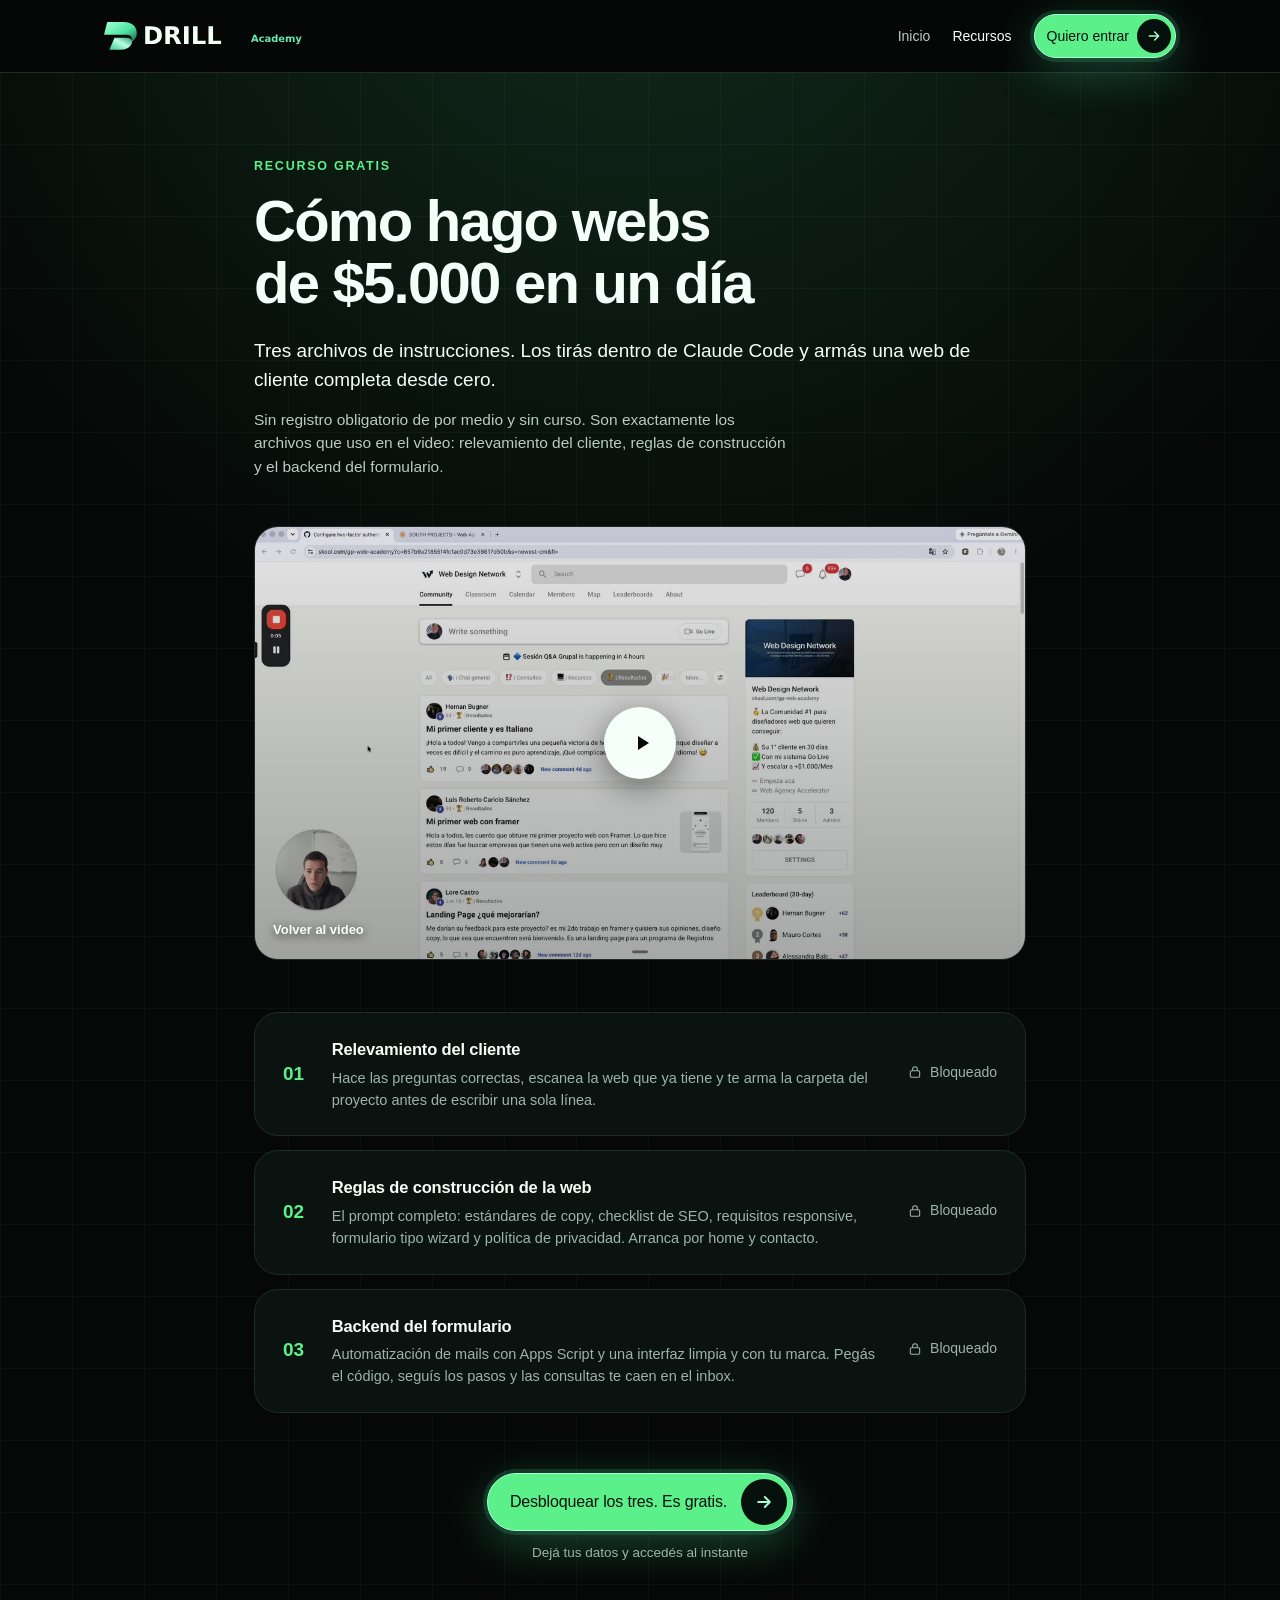
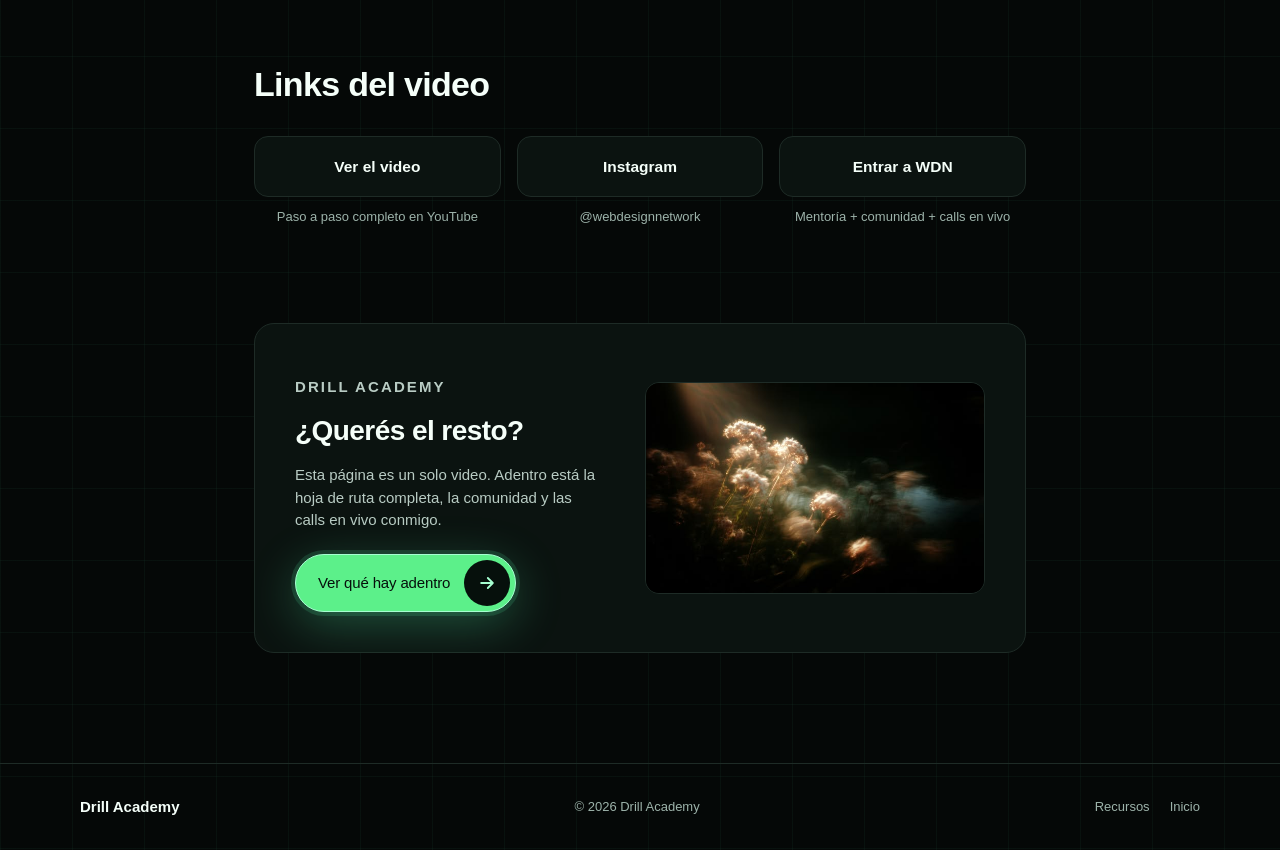
<file: recursos/webs-5k-en-un-dia/index.html>
<!DOCTYPE html>
<html data-brand="academy" lang="es">
<head>
<meta charset="utf-8">
<meta name="viewport" content="width=device-width, initial-scale=1">
<title>Cómo hago webs de $5.000 en un día — Drill Academy</title>
<link rel="stylesheet" href="/uploads/drill-brand-kit/tokens.css">
<link rel="stylesheet" href="/drill-buttons.css">
<meta name="description" content="Los tres archivos que uso para construir una web de cliente de punta a punta con IA. Sin curso, sin vueltas: los mismos archivos del video.">
<link rel="canonical" href="https://comunidad.southprojects.dev/recursos/webs-5k-en-un-dia">
<link rel="icon" type="image/svg+xml" href="/uploads/drill-brand-kit/assets/logos/drill-isotipo-flat.svg">

<meta property="og:type" content="article">
<meta property="og:title" content="Cómo hago webs de $5.000 en un día">
<meta property="og:description" content="Los tres archivos que uso para construir una web de cliente de punta a punta con IA.">
<meta property="og:image" content="https://comunidad.southprojects.dev/uploads/cta-image.jpg">
<meta name="twitter:card" content="summary_large_image">

<!-- Analytics (GA4 + Meta Pixel + Clarity).
     Los stubs y la cola de eventos quedan definidos al instante, así que cualquier
     gtag()/fbq()/clarity() posterior se encola bien. Sólo se difiere la descarga de
     cada tag hasta después de load (o 3,5 s, lo que pase primero) para no competir
     por ancho de banda y main thread durante el primer render. -->
<script>
(function () {
  window.dataLayer = window.dataLayer || [];
  function gtag(){dataLayer.push(arguments);}
  window.gtag = gtag;
  gtag('js', new Date());
  gtag('config', 'G-ZWD2NJ6WZV');

  !function(f,n){if(f.fbq)return;n=f.fbq=function(){n.callMethod?
  n.callMethod.apply(n,arguments):n.queue.push(arguments)};
  if(!f._fbq)f._fbq=n;n.push=n;n.loaded=!0;n.version='2.0';n.queue=[]}(window);
  fbq('init', '2324488668354184');
  fbq('track', 'PageView');

  window.clarity = window.clarity || function(){(clarity.q=clarity.q||[]).push(arguments)};

  var TAGS = [
    'https://www.googletagmanager.com/gtag/js?id=G-ZWD2NJ6WZV',
    'https://connect.facebook.net/en_US/fbevents.js',
    'https://www.clarity.ms/tag/yc0v443i4o'
  ];
  var loaded = false;
  function load() {
    if (loaded) return;
    loaded = true;
    for (var i = 0; i < TAGS.length; i++) {
      var s = document.createElement('script');
      s.async = true;
      s.src = TAGS[i];
      document.head.appendChild(s);
    }
  }
  function schedule() {
    if (window.requestIdleCallback) requestIdleCallback(load, { timeout: 2000 });
    else setTimeout(load, 500);
  }
  if (document.readyState === 'complete') schedule();
  else { addEventListener('load', schedule); setTimeout(schedule, 3500); }
})();
</script>
<!-- End Analytics -->
<link rel="dns-prefetch" href="https://www.youtube-nocookie.com">
<link href="https://fonts.googleapis.com/css2?family=DM+Sans:opsz,wght@9..40,400;9..40,500;9..40,600;9..40,700&display=swap" rel="stylesheet">
<link rel="stylesheet" href="/recursos/styles.css">
<script src="/recursos/gate.js" defer></script>
</head>

<!-- data-recurso viaja con el lead para saber de qué página vino -->
<body data-recurso="webs-5k-en-un-dia">
<noscript><img height="1" width="1" style="display:none"
src="https://www.facebook.com/tr?id=2324488668354184&ev=PageView&noscript=1"
/></noscript>

<header class="site-header">
  <div class="site-header__inner">
    <a class="site-header__logo" href="/" aria-label="Drill Academy">
      <img src="/uploads/drill-brand-kit/assets/logos/drill-academy-dark-bg.svg" alt="Drill Academy" width="1118" height="157">
    </a>
    <nav class="site-nav">
      <a class="nav-link" href="/">Inicio</a>
      <a class="nav-link" href="/recursos" aria-current="page">Recursos</a>
      <a class="nav-cta drill-action drill-action--compact" href="https://chat.whatsapp.com/HKfcNbTwEGUHTFibcTQouX" target="_blank" rel="noopener">Quiero entrar<span class="drill-action__icon" aria-hidden="true"><svg viewBox="0 0 24 24" fill="none" stroke="currentColor" stroke-width="2.25" stroke-linecap="round" stroke-linejoin="round"><path d="M5 12h14m-6-6 6 6-6 6"/></svg></span></a>
    </nav>
  </div>
</header>

<main class="glow">
  <article class="wrap" style="padding-top:clamp(48px,7vw,84px);">

    <p class="eyebrow">Recurso gratis</p>
    <h1 class="title">Cómo hago webs de $5.000 en un día</h1>
    <p class="lead">Tres archivos de instrucciones. Los tirás dentro de Claude Code y armás una web de cliente completa desde cero.</p>
    <p class="sub">Sin registro obligatorio de por medio y sin curso. Son exactamente los archivos que uso en el video: relevamiento del cliente, reglas de construcción y el backend del formulario.</p>

    <!-- El iframe no existe hasta el click: la página carga sin pedirle nada a YouTube -->
    <div class="video" data-yt="VIDEO_ID" data-title="Cómo hago webs de $5.000 en un día" role="button" tabindex="0" aria-label="Reproducir el video">
      <img src="/uploads/loom-thumbs/hero.jpg" alt="Miniatura del video" width="1280" height="720" loading="eager">
      <div class="video__play">
        <span><svg viewBox="0 0 24 24" aria-hidden="true"><path d="M8 5v14l11-7z"/></svg></span>
      </div>
      <p class="video__label">Volver al video</p>
    </div>

    <div class="assets">

      <div class="asset" data-file="/uploads/recursos/relevamiento-cliente.md" data-filename="relevamiento-cliente.md">
        <span class="asset__num">01</span>
        <div class="asset__body">
          <h2 class="asset__name">Relevamiento del cliente</h2>
          <p class="asset__desc">Hace las preguntas correctas, escanea la web que ya tiene y te arma la carpeta del proyecto antes de escribir una sola línea.</p>
        </div>
        <div class="asset__state">
          <span class="asset__lock"><svg viewBox="0 0 24 24" aria-hidden="true"><rect x="4" y="10" width="16" height="11" rx="2"/><path d="M8 10V7a4 4 0 0 1 8 0v3"/></svg>Bloqueado</span>
        </div>
      </div>

      <div class="asset" data-file="/uploads/recursos/reglas-de-construccion.md" data-filename="reglas-de-construccion.md">
        <span class="asset__num">02</span>
        <div class="asset__body">
          <h2 class="asset__name">Reglas de construcción de la web</h2>
          <p class="asset__desc">El prompt completo: estándares de copy, checklist de SEO, requisitos responsive, formulario tipo wizard y política de privacidad. Arranca por home y contacto.</p>
        </div>
        <div class="asset__state">
          <span class="asset__lock"><svg viewBox="0 0 24 24" aria-hidden="true"><rect x="4" y="10" width="16" height="11" rx="2"/><path d="M8 10V7a4 4 0 0 1 8 0v3"/></svg>Bloqueado</span>
        </div>
      </div>

      <div class="asset" data-file="/uploads/recursos/backend-formulario.md" data-filename="backend-formulario.md">
        <span class="asset__num">03</span>
        <div class="asset__body">
          <h2 class="asset__name">Backend del formulario</h2>
          <p class="asset__desc">Automatización de mails con Apps Script y una interfaz limpia y con tu marca. Pegás el código, seguís los pasos y las consultas te caen en el inbox.</p>
        </div>
        <div class="asset__state">
          <span class="asset__lock"><svg viewBox="0 0 24 24" aria-hidden="true"><rect x="4" y="10" width="16" height="11" rx="2"/><path d="M8 10V7a4 4 0 0 1 8 0v3"/></svg>Bloqueado</span>
        </div>
      </div>

    </div>

    <div class="unlock">
      <button class="btn-primary unlock__cta drill-action" type="button" data-gate-open>Desbloquear los tres. Es gratis.<span class="drill-action__icon" aria-hidden="true"><svg viewBox="0 0 24 24" fill="none" stroke="currentColor" stroke-width="2.25" stroke-linecap="round" stroke-linejoin="round"><path d="M5 12h14m-6-6 6 6-6 6"/></svg></span></button>
      <p class="unlock__note unlock__cta">Dejá tus datos y accedés al instante</p>
      <span class="unlock__done">✓ Listo, ya tenés los tres archivos</span>
    </div>

    <section class="links">
      <h2 class="section-title">Links del video</h2>
      <div class="links__grid">
        <div class="link-card">
          <a class="link-card__btn" href="https://www.youtube.com/@webdesignnetwork" target="_blank" rel="noopener">Ver el video</a>
          <span class="link-card__note">Paso a paso completo en YouTube</span>
        </div>
        <div class="link-card">
          <a class="link-card__btn" href="https://www.instagram.com/webdesignnetwork" target="_blank" rel="noopener">Instagram</a>
          <span class="link-card__note">@webdesignnetwork</span>
        </div>
        <div class="link-card">
          <a class="link-card__btn" href="https://chat.whatsapp.com/HKfcNbTwEGUHTFibcTQouX" target="_blank" rel="noopener">Entrar a WDN</a>
          <span class="link-card__note">Mentoría + comunidad + calls en vivo</span>
        </div>
      </div>
    </section>

    <section class="promo">
      <div>
        <p class="promo__eyebrow">Drill Academy</p>
        <h2>¿Querés el resto?</h2>
        <p>Esta página es un solo video. Adentro está la hoja de ruta completa, la comunidad y las calls en vivo conmigo.</p>
        <a class="btn-primary drill-action" href="/#recibis">Ver qué hay adentro<span class="drill-action__icon" aria-hidden="true"><svg viewBox="0 0 24 24" fill="none" stroke="currentColor" stroke-width="2.25" stroke-linecap="round" stroke-linejoin="round"><path d="M5 12h14m-6-6 6 6-6 6"/></svg></span></a>
      </div>
      <div class="promo__media">
        <img src="/uploads/cta-image.jpg" alt="Drill Academy" width="1200" height="750" loading="lazy">
      </div>
    </section>

  </article>
</main>

<footer class="site-footer">
  <div class="site-footer__inner">
    <strong>Drill Academy</strong>
    <span>© 2026 Drill Academy</span>
    <div class="site-footer__links">
      <a href="/recursos">Recursos</a>
      <a href="/">Inicio</a>
    </div>
  </div>
</footer>

<!-- Gate de email. El markup vive acá; gate.js le pone el comportamiento. -->
<div class="gate" data-open="false" role="dialog" aria-modal="true" aria-labelledby="gate-title">
  <div class="gate__panel">
    <button class="gate__close" type="button" data-gate-close aria-label="Cerrar">×</button>
    <h3 id="gate-title">Te mando los tres archivos</h3>
    <p>Dejame tu nombre y tu email y se desbloquean acá mismo. Sin spam.</p>
    <form novalidate>
      <label>Nombre
        <input type="text" name="nombre" autocomplete="given-name" placeholder="Tu nombre" required>
      </label>
      <label>Email
        <input type="email" name="email" autocomplete="email" placeholder="tu@email.com" required>
      </label>
      <p class="gate__error" data-show="false" role="alert"></p>
      <button class="btn-primary drill-action" type="submit">Desbloquear los archivos<span class="drill-action__icon" aria-hidden="true"><svg viewBox="0 0 24 24" fill="none" stroke="currentColor" stroke-width="2.25" stroke-linecap="round" stroke-linejoin="round"><path d="M5 12h14m-6-6 6 6-6 6"/></svg></span></button>
    </form>
    <p class="gate__fine">Usamos tu mail para mandarte recursos de desarrollo web. Te podés dar de baja cuando quieras.</p>
  </div>
</div>

</body>
</html>
</file>
<file: uploads/drill-brand-kit/tokens.css>
/* DRILL — design tokens */
:root {
  /* Fondos y superficies */
  --drill-black: #050807;
  --drill-graphite: #0B1310;
  --drill-slate: #121C18;
  --drill-line: #1E2B26;

  /* Marca */
  --drill-mint: #50E6A3;
  --drill-ice: #A6FFD1;
  --drill-forest: #145A49;
  --drill-on-accent: #06100C;

  /* Acentos de submarca */
  --drill-academy: #5CF08A;
  --drill-business: #2B9A74;

  /* Texto */
  --drill-text: #F5FFF9;
  --drill-text-2: #B9CCC4;
  --drill-muted: #9DB3AA;

  /* Degradado firma: solo isotipo y brillos */
  --drill-gradient: linear-gradient(135deg, #A6FFD1 0%, #50E6A3 55%, #2B9A74 100%);

  /* Tipografía */
  --drill-font: "Helvetica Neue", Helvetica, Arial, sans-serif;
  --drill-fs-display: clamp(44px, 6.4vw, 92px);
  --drill-fs-h2: clamp(34px, 4.6vw, 64px);
  --drill-fs-h3: clamp(22px, 2.6vw, 36px);
  --drill-fs-body: clamp(16px, 1.3vw, 19px);
  --drill-fs-eyebrow: 13px;
  --drill-tracking-display: -0.05em;
  --drill-tracking-eyebrow: 0.32em;

  /* Radios */
  --drill-radius-input: 12px;
  --drill-radius-icon: 14px;
  --drill-radius-card: 24px;
  --drill-radius-pill: 999px;

  /* Efectos */
  --drill-glow: 0 0 0 4px rgb(80 230 163 / .15), 0 12px 48px rgb(80 230 163 / .3);
  --drill-grid: linear-gradient(rgb(80 230 163 / .045) 1px, transparent 1px),
                linear-gradient(90deg, rgb(80 230 163 / .045) 1px, transparent 1px);
  --drill-grid-size: 72px 72px;

  /* Layout */
  --drill-container: 1200px;
}

/* Acento activo: cambiá a Academy con <body data-brand="academy"> */
:root, [data-brand="business"] { --drill-accent: var(--drill-mint); }
[data-brand="academy"] { --drill-accent: var(--drill-academy); }

body {
  margin: 0;
  background-color: var(--drill-black);
  background-image: var(--drill-grid);
  background-size: var(--drill-grid-size);
  color: var(--drill-text);
  font-family: var(--drill-font);
  -webkit-font-smoothing: antialiased;
}

:focus-visible { outline: 2px solid var(--drill-accent); outline-offset: 3px; }

.eyebrow {
  font-weight: 700;
  font-size: var(--drill-fs-eyebrow);
  letter-spacing: var(--drill-tracking-eyebrow);
  text-transform: uppercase;
  color: var(--drill-accent);
}

.btn-primary {
  display: inline-flex; align-items: center; gap: 14px;
  padding: 8px 8px 8px 26px;
  border-radius: var(--drill-radius-pill);
  background: var(--drill-accent);
  color: var(--drill-on-accent);
  font-weight: 500; font-size: 17px; text-decoration: none;
  box-shadow: var(--drill-glow);
  transition: box-shadow .2s ease;
}
.btn-primary__icon {
  width: 42px; height: 42px; border-radius: 50%;
  display: inline-flex; align-items: center; justify-content: center;
  background: var(--drill-on-accent); color: var(--drill-accent);
  transition: transform .2s ease;
}
.btn-primary:hover .btn-primary__icon { transform: translateX(3px); }

@media (prefers-reduced-motion: reduce) {
  * { animation: none !important; transition: none !important; }
}
</file>
<file: drill-buttons.css>
html .drill-action.drill-action {
  display: inline-flex;
  align-items: center;
  justify-content: space-between;
  gap: 14px;
  min-height: 58px;
  max-width: 100%;
  padding: 5px 5px 5px 22px;
  box-sizing: border-box;
  border: 1px solid var(--drill-ice);
  border-radius: var(--drill-radius-pill);
  background: var(--drill-accent);
  color: var(--drill-on-accent);
  box-shadow: var(--drill-glow);
  font-weight: 500;
  line-height: 1.2;
  text-align: left;
  white-space: normal;
  transition: background-color .2s ease, box-shadow .2s ease, transform .2s ease;
}

.drill-action__icon {
  display: grid;
  place-items: center;
  flex: 0 0 auto;
  width: 46px;
  height: 46px;
  border-radius: 50%;
  background: var(--drill-on-accent);
  color: var(--drill-ice);
  transition: transform .2s ease;
}

html .drill-action.drill-action:not(:disabled):is(:hover, :focus-visible) {
  background: var(--drill-ice);
  color: var(--drill-on-accent);
  box-shadow:
    0 0 0 5px color-mix(in srgb, var(--drill-accent) 25%, transparent),
    0 12px 44px color-mix(in srgb, var(--drill-accent) 40%, transparent);
  opacity: 1;
  transform: translateY(-2px);
}

.drill-action:not(:disabled):is(:hover, :focus-visible) .drill-action__icon {
  transform: translateX(2px);
}

html .drill-action.drill-action:not(:disabled):active {
  transform: translateY(1px);
}

html .drill-action.drill-action--compact {
  gap: 8px;
  min-height: 44px;
  padding: 4px 4px 4px 12px;
  font-size: 14px;
  white-space: nowrap;
}

.drill-action--compact .drill-action__icon {
  width: 34px;
  height: 34px;
}

.drill-action .drill-action__icon svg {
  display: block;
  width: 20px;
  height: 20px;
}

.drill-action--compact .drill-action__icon svg {
  width: 16px;
  height: 16px;
}

@media (prefers-reduced-motion: reduce) {
  html .drill-action.drill-action:not(:disabled):is(:hover, :focus-visible, :active),
  .drill-action:not(:disabled):is(:hover, :focus-visible) .drill-action__icon {
    transform: none;
  }
}
</file>
<file: recursos/styles.css>
/* ==========================================================================
   Drill Academy — sistema de estilos para /recursos
   Mismos tokens que la landing (WDN Landing.dc.html) para que las dos
   mitades del sitio se lean como una sola pieza.
   ========================================================================== */

:root{
  --bg:var(--drill-black);
  --surface:var(--drill-graphite);
  --surface-2:var(--drill-graphite);
  --border:var(--drill-line);
  --border-soft:var(--drill-line);
  --text:var(--drill-text);
  --muted:var(--drill-text-2);
  --muted-2:var(--drill-muted);
  --accent:var(--drill-accent);
  --accent-soft:var(--drill-ice);
  --radius:var(--drill-radius-card);
  --maxw:820px;
}

*,*::before,*::after{box-sizing:border-box;}
html{scroll-behavior:smooth;}
html,body{margin:0;padding:0;background-color:var(--bg);}
body{
  font-family:var(--drill-font);
  color:var(--text);
  line-height:1.5;
  -webkit-font-smoothing:antialiased;
}
img{max-width:100%;display:block;}
a{color:var(--text);text-decoration:none;}
button{font-family:inherit;}

/* --- layout ------------------------------------------------------------- */
.wrap{max-width:var(--maxw);margin:0 auto;padding:0 24px;}
.wrap-wide{max-width:1120px;margin:0 auto;padding:0 24px;}

/* --- header ------------------------------------------------------------- */
.site-header{
  position:sticky;top:0;z-index:50;
  background:color-mix(in srgb,var(--drill-black) 82%,transparent);
  backdrop-filter:blur(12px);-webkit-backdrop-filter:blur(12px);
  border-bottom:1px solid var(--border-soft);
}
.site-header__inner{
  max-width:1120px;margin:0 auto;padding:14px 24px;
  display:flex;align-items:center;justify-content:space-between;gap:20px;
}
.site-header__logo img{width:198px;height:auto;}
.site-nav{display:flex;align-items:center;gap:22px;}
.site-nav a{font-size:14px;color:var(--muted);transition:color .2s ease;}
.site-nav a:hover,.site-nav a[aria-current="page"]{color:var(--text);}
.site-nav .nav-cta{
  padding:9px 18px;border-radius:999px;
  background:var(--text);color:var(--drill-black);font-weight:600;font-size:13.5px;
  transition:opacity .2s ease;
}
.site-nav .nav-cta:hover{color:var(--drill-black);opacity:.86;}
@media(max-width:560px){
  .site-nav{gap:14px;}
  .site-nav .nav-link{display:none;}
}

/* --- fondo con glow (igual que el hero de la landing) ------------------- */
.glow{position:relative;isolation:isolate;overflow:hidden;}
.glow::before{
  content:"";position:absolute;inset:0;z-index:-1;pointer-events:none;
  background:radial-gradient(ellipse 90% 55% at 50% -10%, color-mix(in srgb,var(--drill-accent) 16%,transparent), color-mix(in srgb,var(--drill-accent) 0%,transparent) 70%);
}

/* --- tipografía --------------------------------------------------------- */
.eyebrow{
  margin:0;font-size:12.5px;font-weight:700;
  letter-spacing:0.14em;text-transform:uppercase;color:var(--accent);
}
h1.title{
  margin:14px 0 0;
  font-size:clamp(32px,5.6vw,58px);font-weight:700;
  letter-spacing:-0.03em;line-height:1.08;text-wrap:balance;
}
.lead{
  margin:22px 0 0;font-size:clamp(16.5px,2.1vw,19px);
  color:var(--text);text-wrap:pretty;
}
.sub{
  margin:14px 0 0;font-size:15.5px;color:var(--muted);
  max-width:62ch;text-wrap:pretty;
}
h2.section-title{
  margin:0;font-size:clamp(24px,3.4vw,34px);font-weight:600;
  letter-spacing:-0.02em;text-wrap:pretty;
}

/* --- video (facade: no carga el iframe hasta el click) ------------------ */
.video{
  position:relative;margin-top:clamp(32px,5vw,48px);
  border-radius:var(--radius);overflow:hidden;
  border:1px solid var(--border);background:var(--drill-black);
  aspect-ratio:16/9;cursor:pointer;line-height:0;
}
.video img{width:100%;height:100%;object-fit:cover;}
.video iframe{position:absolute;inset:0;width:100%;height:100%;border:0;}
.video__play{
  position:absolute;inset:0;display:grid;place-items:center;
  background:linear-gradient(color-mix(in srgb,var(--drill-black) 10%,transparent),color-mix(in srgb,var(--drill-black) 35%,transparent));
  transition:background .25s ease;
}
.video:hover .video__play{background:linear-gradient(color-mix(in srgb,var(--drill-black) 5%,transparent),color-mix(in srgb,var(--drill-black) 25%,transparent));}
.video__play span{
  width:72px;height:72px;border-radius:50%;
  background:var(--drill-text);display:grid;place-items:center;
  box-shadow:0 8px 32px color-mix(in srgb,var(--drill-black) 45%,transparent);
  transition:transform .25s ease;
}
.video:hover .video__play span{transform:scale(1.07);}
.video__play svg{width:24px;height:24px;margin-left:3px;fill:var(--drill-black);}
.video__label{
  position:absolute;left:18px;bottom:16px;z-index:2;
  font-size:13px;font-weight:600;color:var(--drill-text);
  text-shadow:0 2px 10px color-mix(in srgb,var(--drill-black) 70%,transparent);
}

/* --- lista de recursos -------------------------------------------------- */
.assets{margin-top:clamp(36px,5vw,52px);display:flex;flex-direction:column;gap:14px;}
.asset{
  display:flex;align-items:center;gap:clamp(16px,3vw,28px);
  background:var(--surface-2);border:1px solid var(--border);
  border-radius:var(--radius);padding:24px clamp(20px,3vw,28px);
  transition:border-color .3s ease,transform .3s ease;
}
.asset:hover{border-color:color-mix(in srgb,var(--drill-accent) 45%,transparent);transform:translateY(-2px);}
.asset__num{
  flex:none;font-size:19px;font-weight:700;color:var(--accent);
  letter-spacing:-0.01em;font-variant-numeric:tabular-nums;
}
.asset__body{flex:1;min-width:0;}
.asset__name{margin:0;font-size:16.5px;font-weight:600;letter-spacing:-0.01em;}
.asset__desc{margin:6px 0 0;font-size:14.5px;color:var(--muted-2);text-wrap:pretty;}
.asset__state{flex:none;}

/* estado bloqueado */
.asset__lock{
  display:inline-flex;align-items:center;gap:8px;
  font-size:14px;color:var(--muted-2);white-space:nowrap;
}
.asset__lock svg{width:14px;height:14px;stroke:currentColor;fill:none;stroke-width:1.8;}

/* estado desbloqueado */
.asset__dl{
  display:inline-flex;align-items:center;gap:8px;
  padding:10px 18px;border-radius:999px;
  background:color-mix(in srgb,var(--drill-accent) 12%,transparent);border:1px solid color-mix(in srgb,var(--drill-accent) 40%,transparent);
  font-size:14px;font-weight:600;color:var(--accent-soft);white-space:nowrap;
  transition:background .2s ease,color .2s ease;
}
.asset__dl:hover{background:color-mix(in srgb,var(--drill-accent) 22%,transparent);color:var(--drill-text);}
.asset__dl svg{width:14px;height:14px;stroke:currentColor;fill:none;stroke-width:1.8;}

@media(max-width:600px){
  .asset{flex-wrap:wrap;gap:12px 16px;}
  .asset__body{flex:1 1 100%;order:2;}
  .asset__num{order:1;}
  .asset__state{order:1;margin-left:auto;}
}

/* --- CTA principal ------------------------------------------------------ */
.unlock{margin-top:clamp(40px,6vw,60px);display:flex;flex-direction:column;align-items:center;gap:12px;}
.btn-primary{
  display:inline-block;padding:16px 34px;border-radius:999px;border:0;cursor:pointer;
  background:var(--drill-accent);color:var(--drill-on-accent);font-size:16px;font-weight:500;letter-spacing:-0.01em;
  transition:transform .2s ease,box-shadow .2s ease;
}
.btn-primary:hover{transform:translateY(-2px);box-shadow:var(--drill-glow);}
.btn-primary:active{transform:translateY(0);}
.unlock__note{margin:0;font-size:13.5px;color:var(--muted-2);}
.unlock__done{
  display:none;align-items:center;gap:9px;
  font-size:14.5px;color:var(--accent-soft);font-weight:600;
}
body.is-unlocked .unlock__cta{display:none;}
body.is-unlocked .unlock__done{display:inline-flex;}

/* --- links del video ---------------------------------------------------- */
.links{margin-top:clamp(64px,9vw,96px);}
.links__grid{
  margin-top:26px;display:grid;gap:16px;
  grid-template-columns:repeat(auto-fit,minmax(200px,1fr));
}
.link-card{display:flex;flex-direction:column;align-items:center;gap:10px;}
.link-card__btn{
  width:100%;text-align:center;padding:18px 16px;
  background:var(--surface-2);border:1px solid var(--border);border-radius:14px;
  font-size:15.5px;font-weight:600;
  transition:border-color .3s ease,transform .3s ease;
}
.link-card__btn:hover{border-color:color-mix(in srgb,var(--drill-accent) 45%,transparent);transform:translateY(-2px);color:var(--text);}
.link-card__note{font-size:13px;color:var(--muted-2);text-align:center;}

/* --- promo del club ----------------------------------------------------- */
.promo{
  margin:clamp(64px,9vw,96px) 0 0;
  background:var(--surface-2);border:1px solid var(--border);border-radius:20px;
  padding:clamp(28px,4vw,40px);
  display:grid;grid-template-columns:1fr minmax(240px,340px);
  gap:clamp(24px,4vw,40px);align-items:center;
}
.promo__eyebrow{
  margin:0;font-size:12px;font-weight:700;letter-spacing:0.14em;
  text-transform:uppercase;color:var(--accent);
}
.promo h2{margin:12px 0 0;font-size:clamp(22px,3vw,28px);font-weight:600;letter-spacing:-0.02em;}
.promo p{margin:12px 0 0;font-size:15px;color:var(--muted);text-wrap:pretty;}
.promo .btn-primary{margin-top:22px;padding:13px 26px;font-size:15px;}
.promo__media{border-radius:14px;overflow:hidden;border:1px solid var(--border);aspect-ratio:16/10;}
.promo__media img{width:100%;height:100%;object-fit:cover;}
@media(max-width:760px){
  .promo{grid-template-columns:1fr;}
  .promo__media{order:-1;}
}

/* --- hub de recursos ---------------------------------------------------- */
.hub-head{padding:clamp(56px,8vw,92px) 0 clamp(32px,5vw,48px);text-align:center;}
.hub-head .lead{margin-left:auto;margin-right:auto;max-width:56ch;}
.hub-grid{
  display:grid;gap:20px;
  grid-template-columns:repeat(auto-fill,minmax(300px,1fr));
  padding-bottom:clamp(64px,9vw,110px);
}
.hub-card{
  display:flex;flex-direction:column;
  background:var(--surface-2);border:1px solid var(--border);
  border-radius:var(--radius);overflow:hidden;
  transition:border-color .3s ease,transform .3s ease;
}
.hub-card:hover{border-color:color-mix(in srgb,var(--drill-accent) 45%,transparent);transform:translateY(-3px);color:var(--text);}
.hub-card__thumb{aspect-ratio:16/9;background:var(--drill-black);overflow:hidden;}
.hub-card__thumb img{width:100%;height:100%;object-fit:cover;}
.hub-card__body{padding:22px;display:flex;flex-direction:column;gap:9px;flex:1;}
.hub-card__meta{font-size:12px;font-weight:600;letter-spacing:0.1em;text-transform:uppercase;color:var(--accent);}
.hub-card__title{margin:0;font-size:18px;font-weight:600;letter-spacing:-0.015em;text-wrap:pretty;}
.hub-card__desc{margin:0;font-size:14.5px;color:var(--muted-2);text-wrap:pretty;}
.hub-card__files{
  margin-top:auto;padding-top:14px;font-size:13px;color:var(--muted-2);
  display:flex;align-items:center;gap:7px;
}
.hub-card__files svg{width:13px;height:13px;stroke:currentColor;fill:none;stroke-width:1.8;}

/* --- footer ------------------------------------------------------------- */
.site-footer{border-top:1px solid var(--border-soft);padding:32px 24px;margin-top:clamp(64px,9vw,110px);}
.site-footer__inner{
  max-width:1120px;margin:0 auto;
  display:flex;flex-wrap:wrap;justify-content:space-between;align-items:center;gap:16px;
}
.site-footer strong{font-weight:600;font-size:15px;}
.site-footer span,.site-footer a{font-size:13px;color:var(--muted-2);}
.site-footer a:hover{color:var(--accent);}
.site-footer__links{display:flex;gap:20px;}

/* --- modal del gate ----------------------------------------------------- */
.gate{
  position:fixed;inset:0;z-index:100;display:none;
  align-items:center;justify-content:center;padding:24px;
  background:rgba(4,4,6,.78);backdrop-filter:blur(6px);-webkit-backdrop-filter:blur(6px);
}
.gate[data-open="true"]{display:flex;}
.gate__panel{
  width:100%;max-width:420px;
  background:var(--surface);border:1px solid var(--border);border-radius:20px;
  padding:clamp(26px,4vw,34px);position:relative;
  animation:gate-in .22s cubic-bezier(.25,1,.5,1);
}
@keyframes gate-in{from{opacity:0;transform:translateY(10px) scale(.98);}to{opacity:1;transform:none;}}
.gate__close{
  position:absolute;top:14px;right:14px;width:32px;height:32px;
  border-radius:50%;border:1px solid var(--border);background:transparent;
  color:var(--muted-2);font-size:17px;line-height:1;cursor:pointer;
  transition:color .2s ease,border-color .2s ease;
}
.gate__close:hover{color:var(--text);border-color:var(--muted-2);}
.gate h3{margin:0;font-size:21px;font-weight:600;letter-spacing:-0.02em;}
.gate p{margin:8px 0 0;font-size:14.5px;color:var(--muted);text-wrap:pretty;}
.gate form{margin-top:22px;display:flex;flex-direction:column;gap:12px;}
.gate label{font-size:13px;color:var(--muted-2);}
.gate input{
  width:100%;padding:13px 15px;margin-top:6px;
  background:var(--drill-black);border:1px solid var(--border);border-radius:11px;
  color:var(--text);font-family:inherit;font-size:15px;
  transition:border-color .2s ease;
}
.gate input:focus{outline:none;border-color:var(--accent);}
.gate input::placeholder{color:var(--drill-muted);}
.gate .btn-primary{margin-top:6px;width:100%;padding:14px;}
.gate .btn-primary[disabled]{opacity:.6;cursor:wait;}
.gate__fine{margin-top:14px;font-size:12px;color:var(--muted-2);text-align:center;}
.gate__error{margin:0;font-size:13.5px;color:#FF6B6B;display:none;}
.gate__error[data-show="true"]{display:block;}

@media(prefers-reduced-motion:reduce){
  *{animation:none !important;transition:none !important;}
  html{scroll-behavior:auto;}
}
</file>
